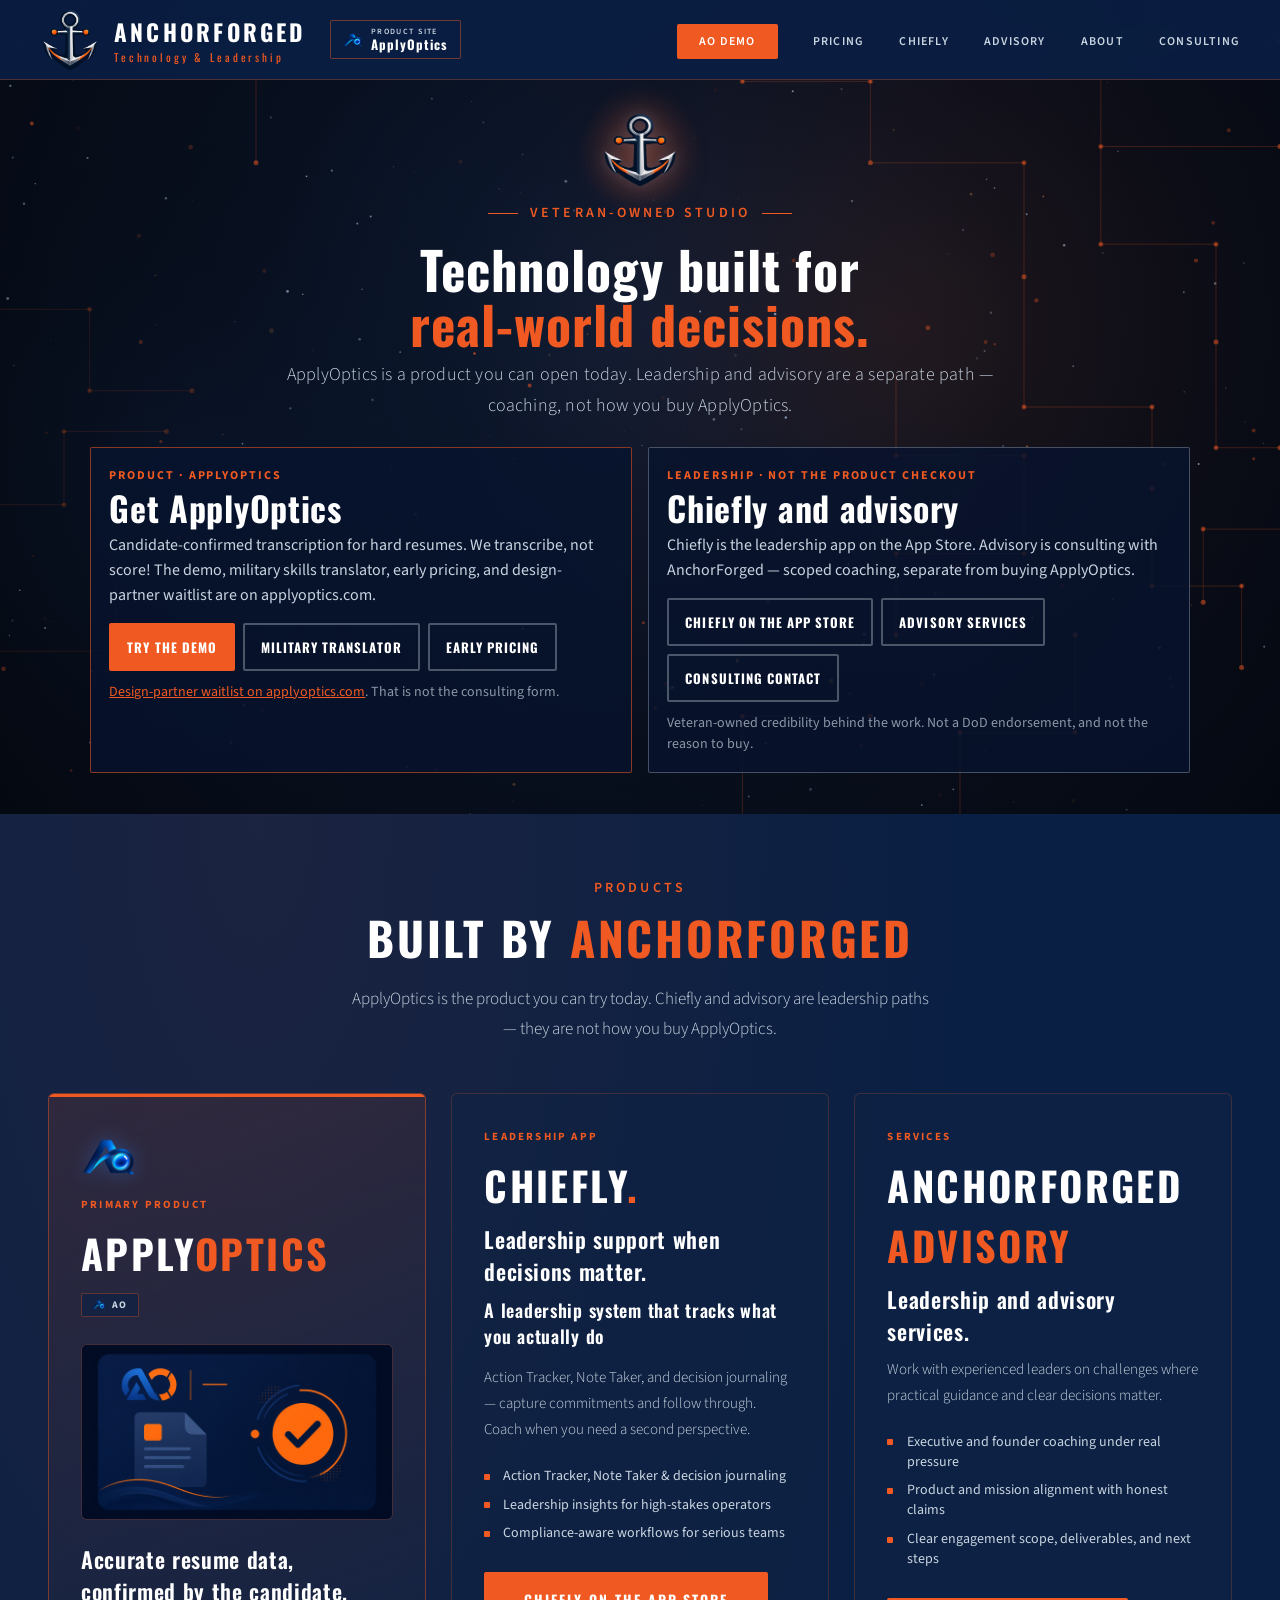
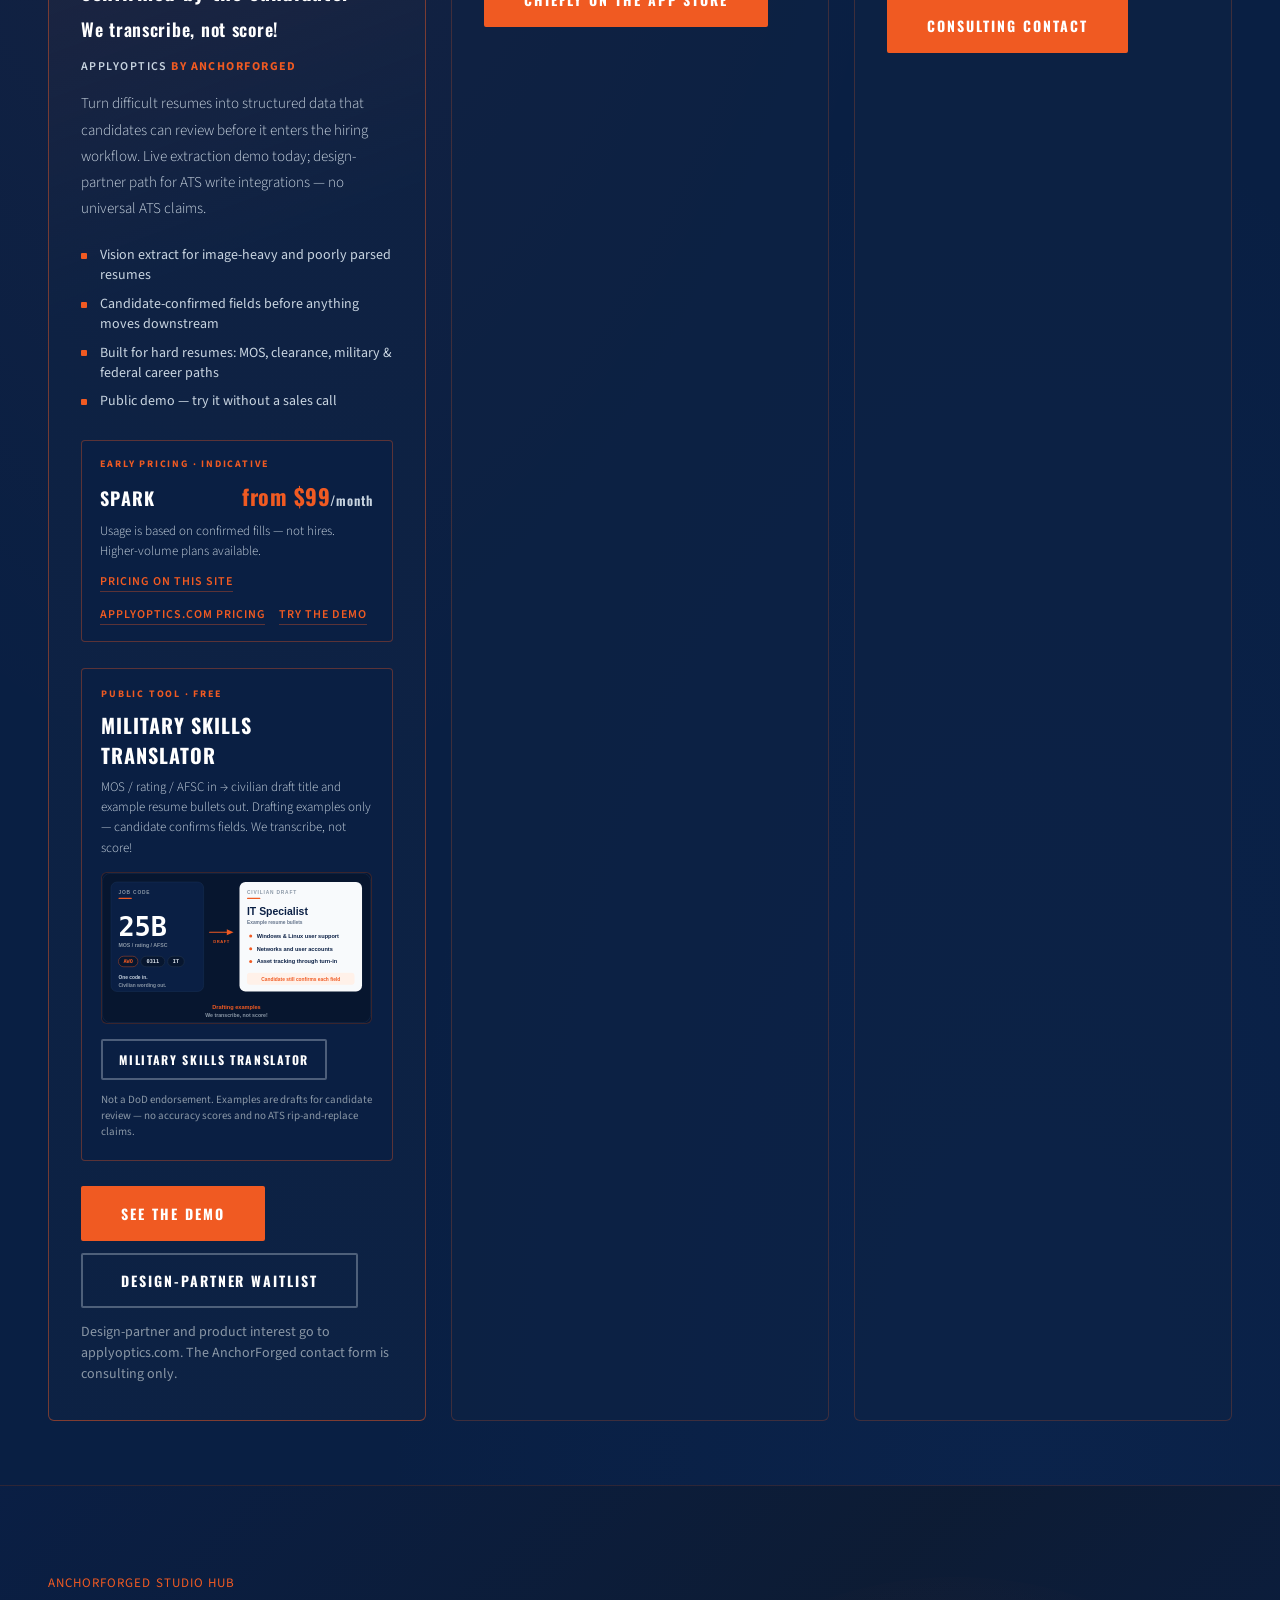
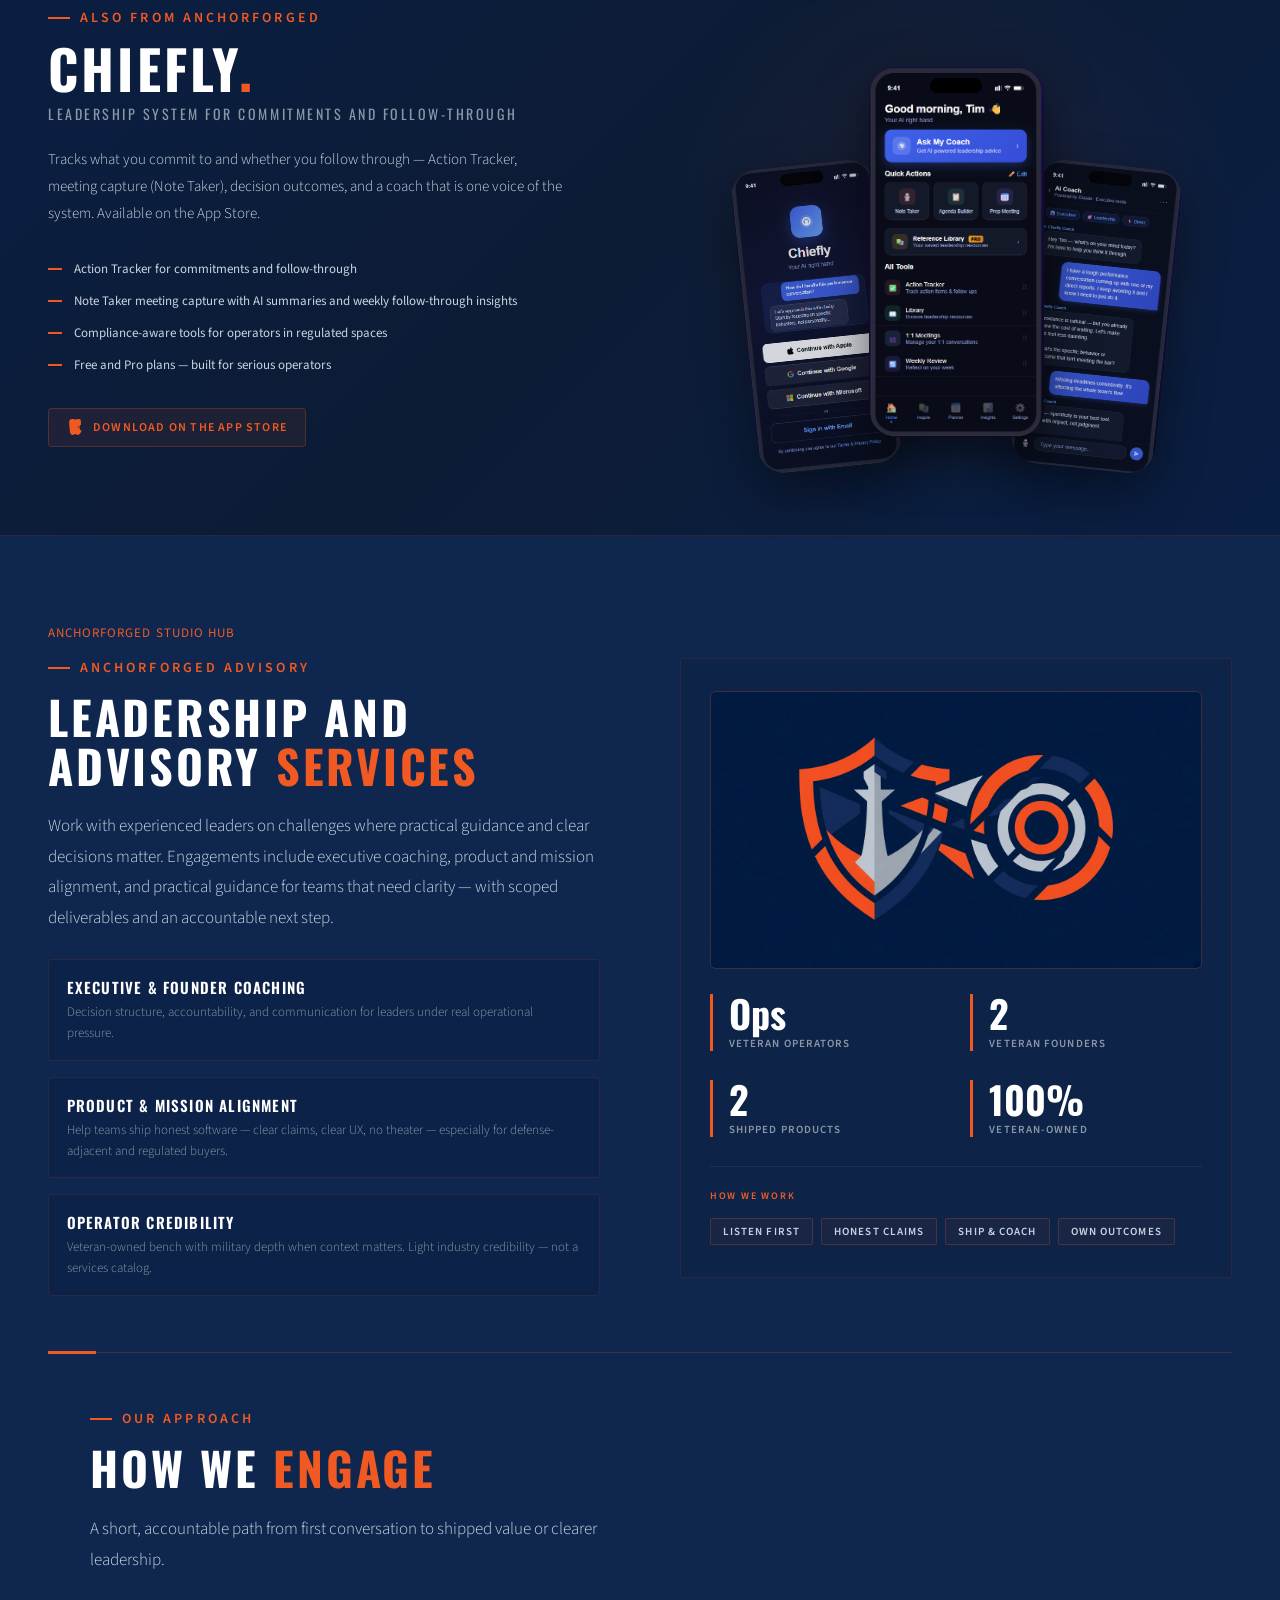
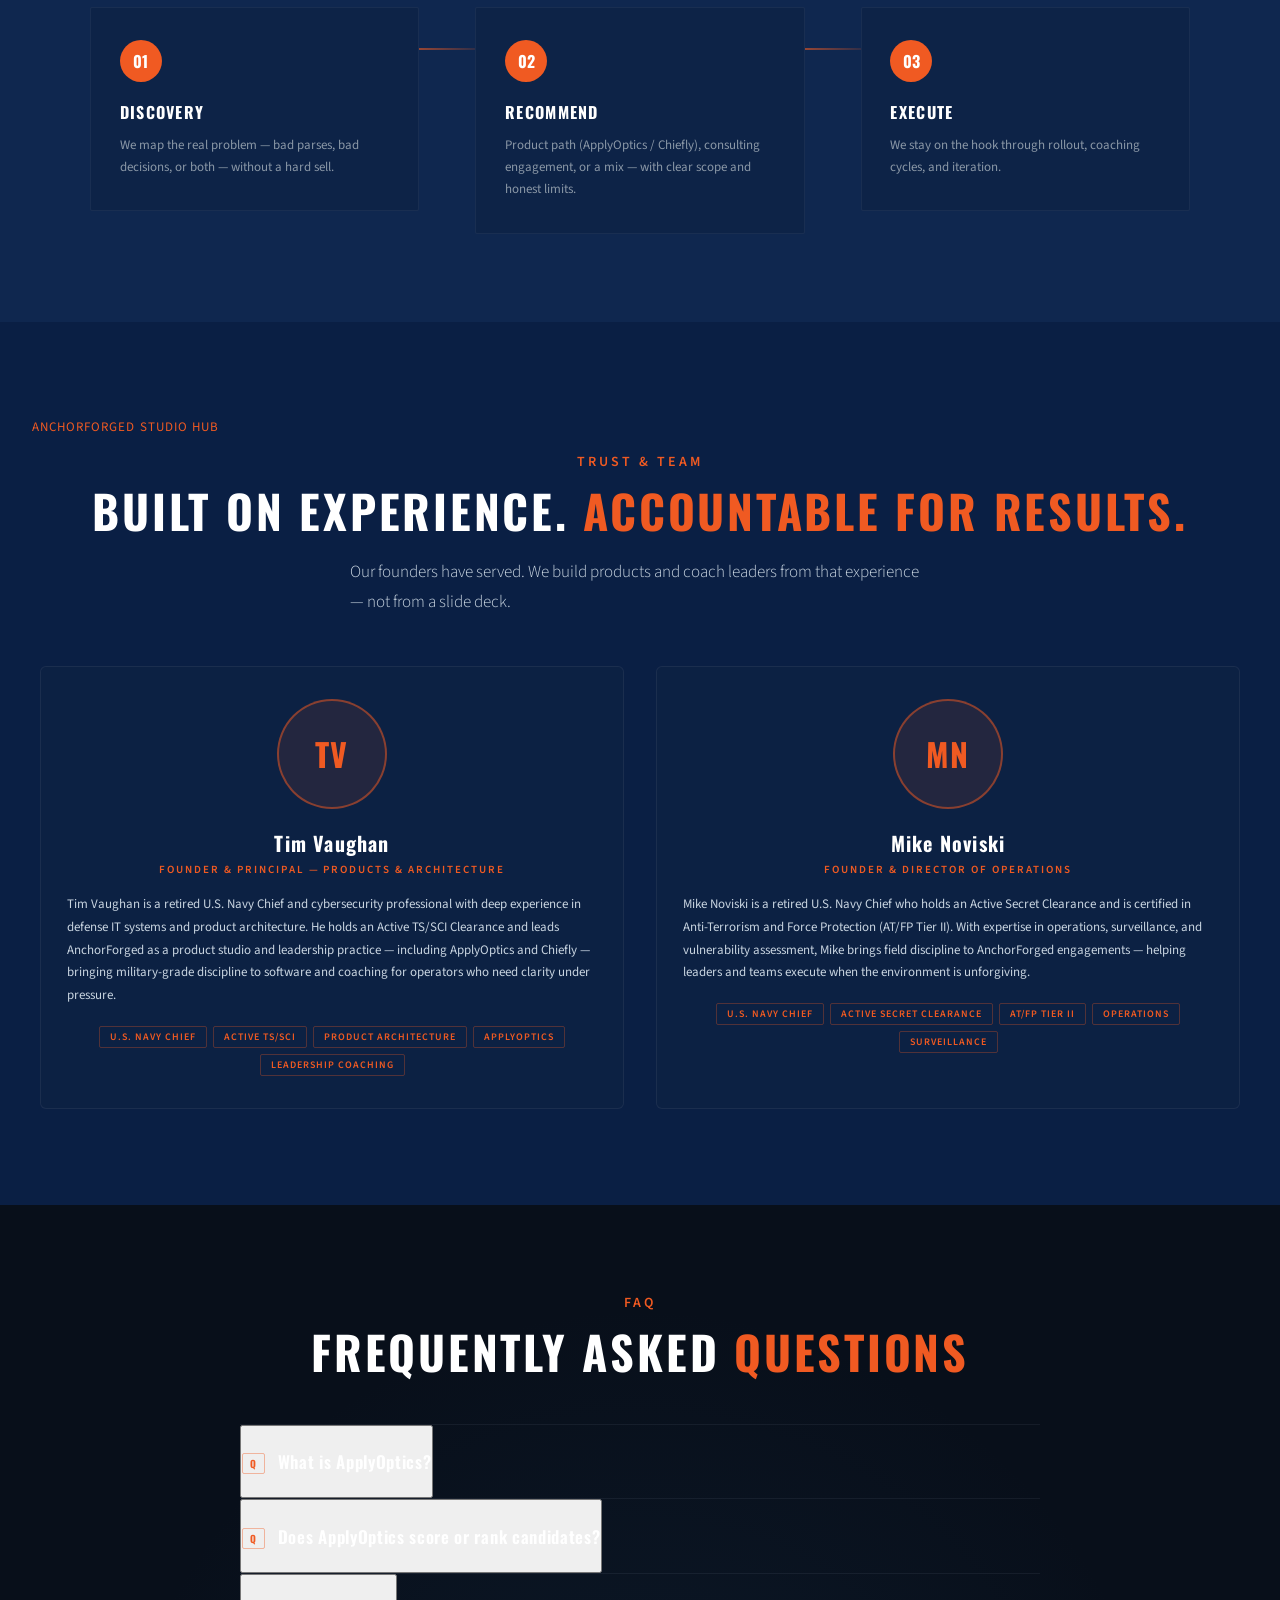
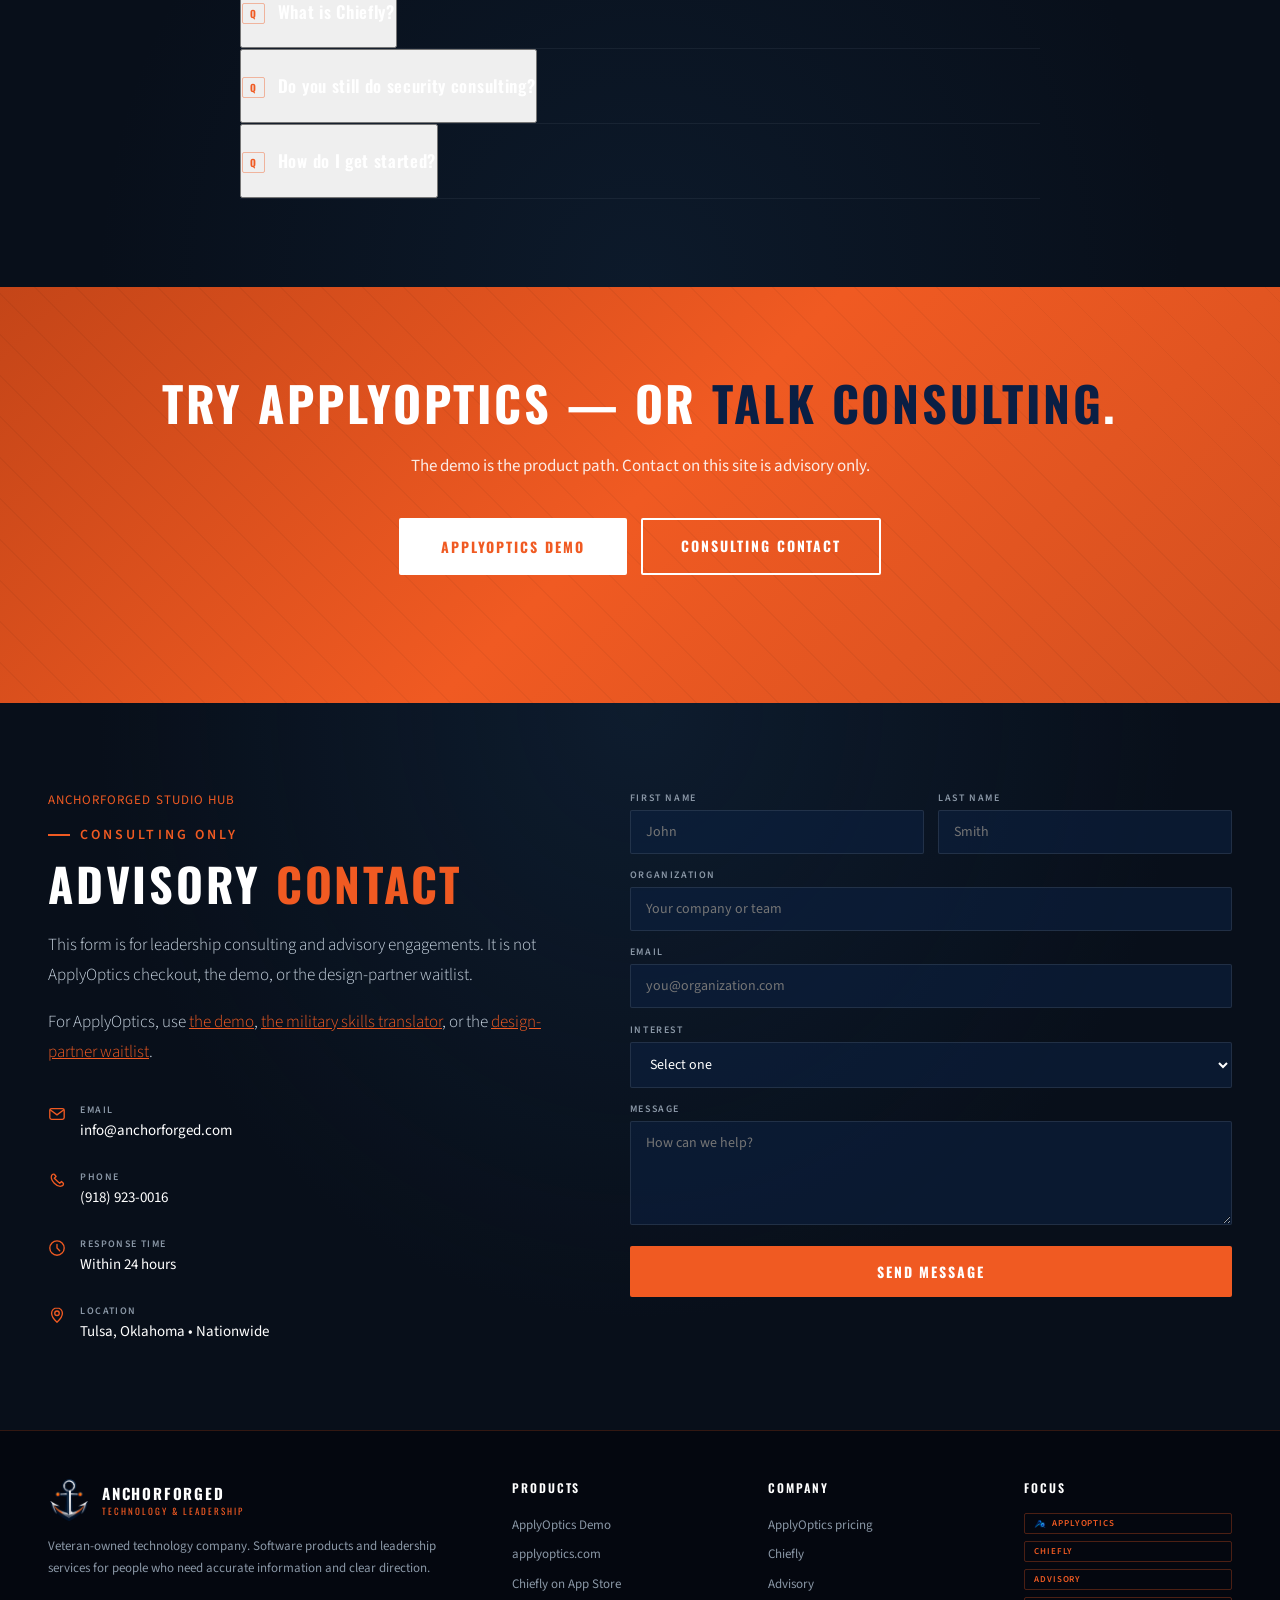
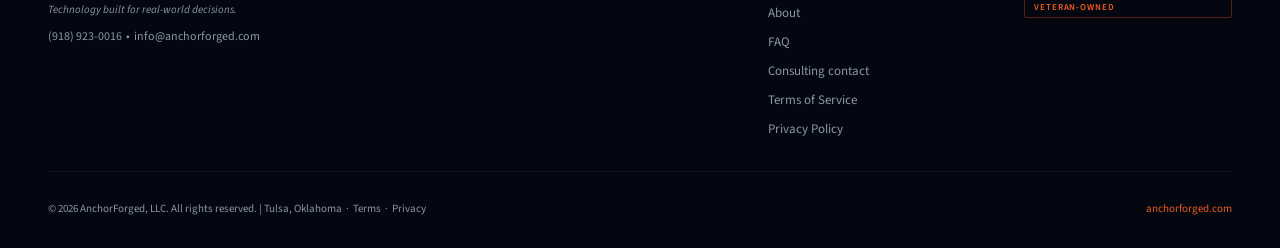
<file: index.html>
<!DOCTYPE html>
<html lang="en">
<head>
<meta charset="UTF-8">
<meta name="viewport" content="width=device-width, initial-scale=1.0">
<meta name="referrer" content="strict-origin-when-cross-origin">
<title>AnchorForged | Technology built for real-world decisions</title>
<meta name="description" content="AnchorForged builds software products and leadership services. ApplyOptics is the product path. Advisory contact is consulting only. Veteran-owned.">
<meta property="og:type" content="website">
<meta property="og:site_name" content="AnchorForged">
<meta property="og:url" content="https://anchorforged.com/">
<meta property="og:title" content="AnchorForged | Technology built for real-world decisions">
<meta property="og:description" content="AnchorForged builds software products and leadership services. ApplyOptics is the product path. Advisory contact is consulting only. Veteran-owned.">
<meta property="og:image" content="https://anchorforged.com/brand/af-logo-stacked.png">
<meta name="twitter:card" content="summary_large_image">
<meta name="twitter:title" content="AnchorForged | Technology built for real-world decisions">
<meta name="twitter:description" content="Software products and leadership services for people who need accurate information and clear direction.">
<link rel="canonical" href="https://anchorforged.com/">
<link rel="icon" type="image/png" sizes="32x32" href="/brand/favicon-32.png">
<link rel="apple-touch-icon" href="/brand/apple-touch-icon.png">
<link href="https://fonts.googleapis.com/css2?family=Oswald:wght@400;500;600;700&family=Source+Sans+3:wght@300;400;600&display=swap" rel="stylesheet">
<link rel="stylesheet" href="/site.css">
</head>
<body>

<!-- NAV -->
<nav>
  <div class="nav-left">
  <a href="/" class="nav-brand">
    <img src="/brand/af-logo-icon.png" class="nav-logo-icon" width="60" height="60" alt="AnchorForged" style="width:60px;height:60px;object-fit:contain;flex-shrink:0;">
    <div class="nav-name-block">
      <span class="nav-name">ANCHORFORGED</span>
      <span class="nav-sub">Technology &amp; Leadership</span>
    </div>
  </a>
  <a href="https://applyoptics.com" class="nav-ao-badge" title="ApplyOptics product site" target="_blank" rel="noopener noreferrer">
    <img src="/brand/ao-logo-mark-128.png" width="20" height="20" alt="ApplyOptics AO mark">
    <span class="nav-ao-label">
      <span class="nav-ao-kicker">Product site</span>
      <span class="nav-ao-name">ApplyOptics</span>
    </span>
  </a>
  </div>
  <ul class="nav-links">
    <li><a href="https://applyoptics.com/demo" class="nav-cta" target="_blank" rel="noopener noreferrer">AO Demo</a></li>
    <li><a href="/pricing">Pricing</a></li>
    <li><a href="/chiefly">Chiefly</a></li>
    <li><a href="/advisory">Advisory</a></li>
    <li><a href="/about">About</a></li>
    <li><a href="/contact">Consulting</a></li>
  </ul>
</nav>

<!-- HERO -->
<section class="hero" id="top">
  <canvas id="hero-canvas"></canvas>
  <div class="hero-inner">
    <div class="hero-logo-wrap">
      <div class="logo-glow-ring"></div>
      <img src="/brand/af-logo-icon.png" width="72" height="72" alt="AnchorForged" class="logo-svg">
    </div>
    <div class="hero-eyebrow">Veteran-owned studio</div>
    <h1 class="hero-title">Technology built for<br><span class="line2">real-world decisions.</span></h1>
    <p class="hero-tagline">ApplyOptics is a product you can open today. Leadership and advisory are a separate path — coaching, not how you buy ApplyOptics.</p>
    <div class="hero-split">
      <article class="hero-lane hero-lane-product">
        <p class="lane-kicker">Product · ApplyOptics</p>
        <h2 class="lane-title">Get ApplyOptics</h2>
        <p class="lane-copy">Candidate-confirmed transcription for hard resumes. We transcribe, not score! The demo, military skills translator, early pricing, and design-partner waitlist are on applyoptics.com.</p>
        <div class="lane-actions">
          <a class="btn-primary" href="https://applyoptics.com/demo" target="_blank" rel="noopener noreferrer">Try the demo</a>
          <a class="btn-outline" href="https://applyoptics.com/military" target="_blank" rel="noopener noreferrer">Military translator</a>
          <a class="btn-outline" href="/pricing">Early pricing</a>
        </div>
        <p class="lane-note"><a href="https://applyoptics.com/#waitlist" target="_blank" rel="noopener noreferrer">Design-partner waitlist on applyoptics.com</a>. That is not the consulting form.</p>
      </article>
      <article class="hero-lane hero-lane-advisory">
        <p class="lane-kicker">Leadership · not the product checkout</p>
        <h2 class="lane-title">Chiefly and advisory</h2>
        <p class="lane-copy">Chiefly is the leadership app on the App Store. Advisory is consulting with AnchorForged — scoped coaching, separate from buying ApplyOptics.</p>
        <div class="lane-actions">
          <a class="btn-outline" href="https://apps.apple.com/us/app/chiefly/id6761668627" target="_blank" rel="noopener noreferrer">Chiefly on the App Store</a>
          <a class="btn-outline" href="/advisory">Advisory services</a>
          <a class="btn-outline" href="/contact">Consulting contact</a>
        </div>
        <p class="lane-note">Veteran-owned credibility behind the work. Not a DoD endorsement, and not the reason to buy.</p>
      </article>
    </div>
  </div>
</section>

<!-- PRODUCTS -->
<section class="products-section services" id="products">
  <div class="products-inner">
    <div class="products-header">
      <div class="section-label">Products</div>
      <h2 class="section-title">Built by <span>AnchorForged</span></h2>
      <p class="section-body">ApplyOptics is the product you can try today. Chiefly and advisory are leadership paths — they are not how you buy ApplyOptics.</p>
    </div>
    <div class="products-grid">

      <article class="product-card featured" id="applyoptics">
        <div class="product-card-top">
          <div class="product-card-brand">
            <img class="product-ao-logo" src="/brand/ao-logo-black.png" width="56" height="56" alt="ApplyOptics mark">
            <div>
              <div class="product-eyebrow">Primary Product</div>
              <div class="product-name-row">
                <h3 class="product-name">Apply<span>Optics</span></h3>
                <span class="ao-pill"><img src="/brand/ao-logo-mark-128.png" width="14" height="14" alt="">AO</span>
              </div>
            </div>
          </div>
        </div>
        <img class="product-visual" src="/brand/ao-product-card.png" width="1200" height="675" alt="ApplyOptics — transcription with candidate-confirmed fields">
        <p class="product-headline" style="font-family:'Oswald',sans-serif;font-size:22px;font-weight:600;letter-spacing:0.03em;margin-bottom:0.6rem;">Accurate resume data, confirmed by the candidate.</p>
        <p class="product-tagline">We transcribe, not score!</p>
        <p class="product-byline">ApplyOptics <strong>by AnchorForged</strong></p>
        <p class="product-desc">Turn difficult resumes into structured data that candidates can review before it enters the hiring workflow. Live extraction demo today; design-partner path for ATS write integrations — no universal ATS claims.</p>
        <ul class="product-bullets">
          <li>Vision extract for image-heavy and poorly parsed resumes</li>
          <li>Candidate-confirmed fields before anything moves downstream</li>
          <li>Built for hard resumes: MOS, clearance, military &amp; federal career paths</li>
          <li>Public demo — try it without a sales call</li>
        </ul>
        <aside class="ao-pricing-teaser" aria-label="ApplyOptics early pricing">
          <div class="ao-pricing-teaser-label">Early pricing · indicative</div>
          <div class="ao-pricing-teaser-row">
            <div class="ao-pricing-teaser-tier">Spark</div>
            <div class="ao-pricing-teaser-price">from $99<span>/month</span></div>
          </div>
          <p class="ao-pricing-teaser-note">Usage is based on confirmed fills — not hires. Higher-volume plans available.</p>
          <div class="ao-pricing-teaser-links">
            <a href="/pricing">Pricing on this site</a>
            <a href="https://applyoptics.com/#pricing" target="_blank" rel="noopener noreferrer">applyoptics.com pricing</a>
            <a href="https://applyoptics.com/demo" target="_blank" rel="noopener noreferrer">Try the demo</a>
          </div>
        </aside>

        <aside class="ao-military-cta" aria-label="ApplyOptics military skills translator">
          <div class="ao-military-cta-label">Public tool · free</div>
          <h4 class="ao-military-cta-title"><a href="https://applyoptics.com/military" target="_blank" rel="noopener noreferrer">Military skills translator</a></h4>
          <p class="ao-military-cta-copy">MOS / rating / AFSC in → civilian draft title and example resume bullets out. Drafting examples only — candidate confirms fields. We transcribe, not score!</p>
          <a href="https://applyoptics.com/military" target="_blank" rel="noopener noreferrer">
            <img class="ao-military-cta-graphic" src="/brand/military-skills-translator.svg" width="720" height="400" alt="Military skills translator: job code 25B drafted to civilian IT Specialist bullets. Drafting examples. We transcribe, not score!">
          </a>
          <div class="ao-military-cta-actions">
            <a href="https://applyoptics.com/military" class="btn-outline" target="_blank" rel="noopener noreferrer">Military skills translator</a>
          </div>
          <p class="ao-military-cta-note">Not a DoD endorsement. Examples are drafts for candidate review — no accuracy scores and no ATS rip-and-replace claims.</p>
        </aside>


        <div class="product-actions">
          <a href="https://applyoptics.com/demo" class="btn-primary" target="_blank" rel="noopener noreferrer">See the Demo</a>
          <a href="https://applyoptics.com/#waitlist" class="btn-outline" target="_blank" rel="noopener noreferrer">Design-partner waitlist</a>
        </div>
        <p class="product-path-note">Design-partner and product interest go to applyoptics.com. The AnchorForged contact form is consulting only.</p>
      </article>

      <article class="product-card" id="chiefly-card">
        <div class="product-eyebrow">Leadership App</div>
        <h3 class="product-name">Chiefly<span>.</span></h3>
        <p class="product-headline" style="font-family:'Oswald',sans-serif;font-size:22px;font-weight:600;letter-spacing:0.03em;margin-bottom:0.6rem;">Leadership support when decisions matter.</p>
        <p class="product-tagline">A leadership system that tracks what you actually do</p>
        <p class="product-desc">Action Tracker, Note Taker, and decision journaling — capture commitments and follow through. Coach when you need a second perspective.</p>
        <ul class="product-bullets">
          <li>Action Tracker, Note Taker &amp; decision journaling</li>
          <li>Leadership insights for high-stakes operators</li>
          <li>Compliance-aware workflows for serious teams</li>
        </ul>
        <div class="product-actions">
          <a href="https://apps.apple.com/us/app/chiefly/id6761668627" class="btn-primary" target="_blank" rel="noopener noreferrer">Chiefly on the App Store</a>
        </div>
      </article>

      <article class="product-card" id="advisory-card">
        <div class="product-eyebrow">Services</div>
        <h3 class="product-name">AnchorForged <span>Advisory</span></h3>
        <p class="product-headline" style="font-family:'Oswald',sans-serif;font-size:22px;font-weight:600;letter-spacing:0.03em;margin-bottom:0.6rem;">Leadership and advisory services.</p>
        <p class="product-desc">Work with experienced leaders on challenges where practical guidance and clear decisions matter.</p>
        <ul class="product-bullets">
          <li>Executive and founder coaching under real pressure</li>
          <li>Product and mission alignment with honest claims</li>
          <li>Clear engagement scope, deliverables, and next steps</li>
        </ul>
        <div class="product-actions">
          <a href="/contact" class="btn-primary">Consulting contact</a>
        </div>
      </article>


    </div>
  </div>
</section>

<!-- CHIEFLY DETAIL (screenshots) -->
<section class="chiefly-section" id="chiefly">
  <p class="route-back"><a href="/">AnchorForged studio hub</a></p>
  <div class="chiefly-inner">
    <div>
      <div class="chiefly-eyebrow">Also from AnchorForged</div>
      <div class="chiefly-app-name">Chiefly<span>.</span></div>
      <div class="chiefly-tagline">Leadership system for commitments and follow-through</div>
      <p class="chiefly-desc">Tracks what you commit to and whether you follow through — Action Tracker, meeting capture (Note Taker), decision outcomes, and a coach that is one voice of the system. Available on the App Store.</p>
      <div class="chiefly-features">
        <div class="chiefly-feature">Action Tracker for commitments and follow-through</div>
        <div class="chiefly-feature">Note Taker meeting capture with AI summaries and weekly follow-through insights</div>
        <div class="chiefly-feature">Compliance-aware tools for operators in regulated spaces</div>
        <div class="chiefly-feature">Free and Pro plans — built for serious operators</div>
      </div>
      <a href="https://apps.apple.com/us/app/chiefly/id6761668627" target="_blank" rel="noopener noreferrer" class="chiefly-badge" style="text-decoration:none;">
        <svg width="16" height="16" viewBox="0 0 814 1000" fill="#F05A22" xmlns="http://www.w3.org/2000/svg"><path d="M788.1 340.9c-5.8 4.5-108.2 62.2-108.2 190.5 0 148.4 130.3 200.9 134.2 202.2-.6 3.2-20.7 71.9-68.7 141.9-42.8 61.6-87.5 123.1-155.5 123.1s-85.5-39.5-164-39.5c-76 0-103.7 40.8-165.9 40.8s-105-57.8-155.5-127.4C46 389.4 40.6 251.7 40.6 207.8c0-7.1.1-14.2.2-21.3 0-89.5 47.9-143.1 106.2-177.9C178.2 1.4 214.1 0 249.5 0c89 0 131.8 36.5 189.8 36.5 56.3 0 102.7-36.5 193.2-36.5 26.7 0 80.7 3.2 122.5 27.6 6.9 3.8 12.3 8.2 12.3 8.2l-5.6-2.1zm-182.1 86.5c-12.4 34.4-30.5 66.5-55.3 93.7 16.2 8 34.1 12.9 52.7 12.9 4.5 0 9.1-.4 13.5-1.2-3.5-37.5-7.4-73.8-10.9-105.4z"/></svg>
        Download on the App Store
      </a>
    </div>
    <div class="chiefly-card-wrap">
      <div class="chiefly-card-glow"></div>
      <div class="chiefly-screenshots">
        <div class="chiefly-ss chiefly-ss-left">
          <img src="/brand/chiefly-welcome.png" alt="Chiefly – Welcome screen">
        </div>
        <div class="chiefly-ss chiefly-ss-center">
          <img src="/brand/chiefly-home.png" alt="Chiefly – Home dashboard">
        </div>
        <div class="chiefly-ss chiefly-ss-right">
          <img src="/brand/chiefly-coach.png" alt="Chiefly – leadership coach">
        </div>
      </div>
    </div>
  </div>
</section>

<!-- ADVISORY -->
<section class="consulting-section about" id="advisory">
  <p class="route-back"><a href="/">AnchorForged studio hub</a></p>
  <div class="consulting-inner about-inner">
    <div>
      <div class="section-label">AnchorForged Advisory</div>
      <h2 class="section-title">Leadership and advisory <span>services</span></h2>
      <p class="section-body">Work with experienced leaders on challenges where practical guidance and clear decisions matter. Engagements include executive coaching, product and mission alignment, and practical guidance for teams that need clarity — with scoped deliverables and an accountable next step.</p>
      <div class="consult-points">
        <div class="consult-point">
          <div>
            <div class="consult-point-title">Executive &amp; Founder Coaching</div>
            <div class="consult-point-desc">Decision structure, accountability, and communication for leaders under real operational pressure.</div>
          </div>
        </div>
        <div class="consult-point">
          <div>
            <div class="consult-point-title">Product &amp; Mission Alignment</div>
            <div class="consult-point-desc">Help teams ship honest software — clear claims, clear UX, no theater — especially for defense-adjacent and regulated buyers.</div>
          </div>
        </div>
        <div class="consult-point">
          <div>
            <div class="consult-point-title">Operator Credibility</div>
            <div class="consult-point-desc">Veteran-owned bench with military depth when context matters. Light industry credibility — not a services catalog.</div>
          </div>
        </div>
      </div>
    </div>
    <div class="about-panel">
      <div class="consult-visual-wrap">
        <img class="consult-visual" src="/brand/af-consulting.png" width="1200" height="675" alt="AnchorForged leadership consulting — clarity under pressure">
      </div>
      <div class="about-panel-stats">
        <div class="about-panel-stat">
          <div class="about-panel-num">Ops</div>
          <div class="about-panel-lbl">Veteran Operators</div>
        </div>
        <div class="about-panel-stat">
          <div class="about-panel-num">2</div>
          <div class="about-panel-lbl">Veteran Founders</div>
        </div>
        <div class="about-panel-stat">
          <div class="about-panel-num">2</div>
          <div class="about-panel-lbl">Shipped Products</div>
        </div>
        <div class="about-panel-stat">
          <div class="about-panel-num">100%</div>
          <div class="about-panel-lbl">Veteran-Owned</div>
        </div>
      </div>
      <div class="about-panel-divider"></div>
      <div class="about-panel-creds-label">How We Work</div>
      <div class="about-panel-creds">
        <span class="about-cred">Listen First</span>
        <span class="about-cred">Honest Claims</span>
        <span class="about-cred">Ship &amp; Coach</span>
        <span class="about-cred">Own Outcomes</span>
      </div>
    </div>
  </div>
  <div class="about-process-divider"></div>
  <div class="process-inner about-process">
    <div class="section-label">Our Approach</div>
    <h2 class="section-title">How We <span>Engage</span></h2>
    <p class="section-body">A short, accountable path from first conversation to shipped value or clearer leadership.</p>
    <div class="process-timeline">
      <div class="ptl-step">
        <div class="ptl-num">01</div>
        <div class="ptl-title">Discovery</div>
        <p class="ptl-desc">We map the real problem — bad parses, bad decisions, or both — without a hard sell.</p>
      </div>
      <div class="ptl-connector"><div class="ptl-line"></div></div>
      <div class="ptl-step">
        <div class="ptl-num">02</div>
        <div class="ptl-title">Recommend</div>
        <p class="ptl-desc">Product path (ApplyOptics / Chiefly), consulting engagement, or a mix — with clear scope and honest limits.</p>
      </div>
      <div class="ptl-connector"><div class="ptl-line"></div></div>
      <div class="ptl-step">
        <div class="ptl-num">03</div>
        <div class="ptl-title">Execute</div>
        <p class="ptl-desc">We stay on the hook through rollout, coaching cycles, and iteration.</p>
      </div>
    </div>
  </div>
</section>

<!-- TEAM -->
<section class="team-section" id="team">
  <p class="route-back"><a href="/">AnchorForged studio hub</a></p>
  <div class="team-inner">
    <div class="section-label">Trust &amp; Team</div>
    <h2 class="section-title">Built on experience. <span>Accountable for results.</span></h2>
    <p class="section-body">Our founders have served. We build products and coach leaders from that experience — not from a slide deck.</p>
    <div class="team-grid">

      <div class="team-card">
        <div class="team-avatar"><span class="team-avatar-initials">TV</span></div>
        <div class="team-name">Tim Vaughan</div>
        <div class="team-title">Founder &amp; Principal — Products &amp; Architecture</div>
        <p class="team-bio">Tim Vaughan is a retired U.S. Navy Chief and cybersecurity professional with deep experience in defense IT systems and product architecture. He holds an Active TS/SCI Clearance and leads AnchorForged as a product studio and leadership practice — including ApplyOptics and Chiefly — bringing military-grade discipline to software and coaching for operators who need clarity under pressure.</p>
        <div class="team-tags">
          <span class="team-tag">U.S. Navy Chief</span>
          <span class="team-tag">Active TS/SCI</span>
          <span class="team-tag">Product Architecture</span>
          <span class="team-tag">ApplyOptics</span>
          <span class="team-tag">Leadership Coaching</span>
        </div>
      </div>

      <div class="team-card">
        <div class="team-avatar"><span class="team-avatar-initials">MN</span></div>
        <div class="team-name">Mike Noviski</div>
        <div class="team-title">Founder &amp; Director of Operations</div>
        <p class="team-bio">Mike Noviski is a retired U.S. Navy Chief who holds an Active Secret Clearance and is certified in Anti-Terrorism and Force Protection (AT/FP Tier II). With expertise in operations, surveillance, and vulnerability assessment, Mike brings field discipline to AnchorForged engagements — helping leaders and teams execute when the environment is unforgiving.</p>
        <div class="team-tags">
          <span class="team-tag">U.S. Navy Chief</span>
          <span class="team-tag">Active Secret Clearance</span>
          <span class="team-tag">AT/FP Tier II</span>
          <span class="team-tag">Operations</span>
          <span class="team-tag">Surveillance</span>
        </div>
      </div>

      

      

    </div>
  </div>
</section>

<!-- FAQ -->
<section class="faq-section" id="faq">
  <div class="faq-inner">
    <div class="faq-header">
      <div class="section-label">FAQ</div>
      <h2 class="section-title">Frequently Asked <span>Questions</span></h2>
    </div>
    <div class="faq-list">
      <div class="faq-item">
        <button class="faq-q" onclick="toggleFaq(this)" type="button"><span class="faq-q-label">What is ApplyOptics?</span></button>
        <div class="faq-a"><p>ApplyOptics is candidate-confirmed transcription for hard resumes. We extract and structure fields — including vision extract when needed — and the candidate confirms them. We transcribe, not score!</p></div>
      </div>
      <div class="faq-item">
        <button class="faq-q" onclick="toggleFaq(this)" type="button"><span class="faq-q-label">Does ApplyOptics score or rank candidates?</span></button>
        <div class="faq-a"><p>No. Our tagline is deliberate: We transcribe, not score! Confirmed fields help humans decide — we do not claim ranking or scoring.</p></div>
      </div>
      <div class="faq-item">
        <button class="faq-q" onclick="toggleFaq(this)" type="button"><span class="faq-q-label">What is Chiefly?</span></button>
        <div class="faq-a"><p>Chiefly is our leadership system and compliance-aware app on the App Store — Action Tracker, Note Taker (meeting capture), decision journaling, and a coach when you need one. Built for military and civilian leaders.</p></div>
      </div>
      <div class="faq-item">
        <button class="faq-q" onclick="toggleFaq(this)" type="button"><span class="faq-q-label">Do you still do security consulting?</span></button>
        <div class="faq-a"><p>We offer mission-driven leadership consulting for executives and security professionals, grounded in veteran experience. We are not positioning as a pure CMMC / physical / drone shop — products and coaching come first.</p></div>
      </div>
      <div class="faq-item">
        <button class="faq-q" onclick="toggleFaq(this)" type="button"><span class="faq-q-label">How do I get started?</span></button>
        <div class="faq-a"><p>Try the ApplyOptics public demo at applyoptics.com/demo, or the design-partner waitlist on applyoptics.com. Download Chiefly from the App Store. The contact form on this site is for consulting only.</p></div>
      </div>
    </div>
  </div>
</section>

<!-- CTA -->
<section class="cta-section">
  <h2 class="cta-title">Try ApplyOptics — or <span>talk consulting</span>.</h2>
  <p class="cta-sub">The demo is the product path. Contact on this site is advisory only.</p>
  <div class="hero-actions" style="justify-content:center;">
    <a href="https://applyoptics.com/demo" class="btn-white" target="_blank" rel="noopener noreferrer">ApplyOptics Demo</a>
    <a href="/contact" class="btn-outline" style="border-color:var(--white);color:var(--white);">Consulting contact</a>
  </div>
</section>

<!-- CONTACT -->
<section class="contact" id="contact">
  <div class="contact-inner">
    <div>
      <p class="route-back"><a href="/">AnchorForged studio hub</a></p>
      <div class="section-label">Consulting only</div>
      <h2 class="section-title">Advisory <span>contact</span></h2>
      <p class="section-body" style="margin-bottom:1rem;">This form is for leadership consulting and advisory engagements. It is not ApplyOptics checkout, the demo, or the design-partner waitlist.</p>
      <p class="section-body" style="margin-bottom:2.2rem;">For ApplyOptics, use <a href="https://applyoptics.com/demo" style="color:var(--orange);">the demo</a>, <a href="https://applyoptics.com/military" style="color:var(--orange);">the military skills translator</a>, or the <a href="https://applyoptics.com/#waitlist" style="color:var(--orange);">design-partner waitlist</a>.</p>
      <div class="contact-info">
        <div class="c-detail">
          <div class="c-detail-icon"><svg width="18" height="18" viewBox="0 0 20 20" fill="none"><path d="M2 5L10 11L18 5" stroke="#F05A22" stroke-width="1.5"/><rect x="2" y="4" width="16" height="12" rx="2" stroke="#F05A22" stroke-width="1.5" fill="none"/></svg></div>
          <div><div class="c-label">Email</div><div class="c-value"><a href="mailto:info@anchorforged.com" style="color:inherit;text-decoration:none;">info@anchorforged.com</a></div></div>
        </div>
        <div class="c-detail">
          <div class="c-detail-icon"><svg width="18" height="18" viewBox="0 0 20 20" fill="none"><path d="M7 2.5C5.8 2 4.5 2.8 4 4C3 6.5 3.5 9 7 12.5C10.5 16 13 16.5 15.5 15.5C16.8 15 17.5 13.7 17 12.5L15 10.5L13 12.5C11.5 11.5 8.5 8.5 7 7L9 5L7 2.5Z" stroke="#F05A22" stroke-width="1.5" fill="none" stroke-linejoin="round"/></svg></div>
          <div><div class="c-label">Phone</div><div class="c-value"><a href="tel:9189230016" style="color:inherit;text-decoration:none;">(918) 923-0016</a></div></div>
        </div>
        <div class="c-detail">
          <div class="c-detail-icon"><svg width="18" height="18" viewBox="0 0 20 20" fill="none"><circle cx="10" cy="10" r="8" stroke="#F05A22" stroke-width="1.5" fill="none"/><path d="M10 6L10 10L13 13" stroke="#F05A22" stroke-width="1.5" stroke-linecap="round"/></svg></div>
          <div><div class="c-label">Response Time</div><div class="c-value">Within 24 hours</div></div>
        </div>
        <div class="c-detail">
          <div class="c-detail-icon"><svg width="18" height="18" viewBox="0 0 20 20" fill="none"><path d="M10 2C6.7 2 4 4.7 4 8C4 12.5 10 18 10 18C10 18 16 12.5 16 8C16 4.7 13.3 2 10 2Z" stroke="#F05A22" stroke-width="1.5" fill="none"/><circle cx="10" cy="8" r="2.5" stroke="#F05A22" stroke-width="1.5" fill="none"/></svg></div>
          <div><div class="c-label">Location</div><div class="c-value">Tulsa, Oklahoma &bull; Nationwide</div></div>
        </div>
      </div>
    </div>
    <form class="contact-form" onsubmit="handleSubmit(event)">
      <input type="hidden" name="access_key" value="a49eb592-9e13-4a94-a276-d5c372fea1aa">
      <input type="hidden" name="subject" value="Consulting inquiry — AnchorForged">
      <input type="checkbox" name="botcheck" style="display:none;" tabindex="-1" autocomplete="off">
      <div class="form-row">
        <div class="form-group"><label class="form-label">First Name</label><input type="text" name="first_name" class="form-input" placeholder="John" required></div>
        <div class="form-group"><label class="form-label">Last Name</label><input type="text" name="last_name" class="form-input" placeholder="Smith" required></div>
      </div>
      <div class="form-group"><label class="form-label">Organization</label><input type="text" name="organization" class="form-input" placeholder="Your company or team" required></div>
      <div class="form-group"><label class="form-label">Email</label><input type="email" name="email" class="form-input" placeholder="you@organization.com" required></div>
      <div class="form-group"><label class="form-label">Interest</label>
        <select name="interest" class="form-input" required>
          <option value="" disabled selected>Select one</option>
          <option value="Advisory">Advisory / consulting</option>
          <option value="Other">Other — not an ApplyOptics product request</option>
        </select>
      </div>
      <div class="form-group"><label class="form-label">Message</label><textarea name="message" class="form-input" rows="4" placeholder="How can we help?" required></textarea></div>
      <button type="submit" class="form-submit btn-primary" style="width:100%;border:none;cursor:pointer;">Send Message</button>
    </form>
  </div>
</section>

<!-- FOOTER -->
<footer>
  <div class="footer-inner">
    <div>
      <div style="display:flex;align-items:center;gap:12px;margin-bottom:0.4rem;">
        <img src="/brand/af-logo-icon.png" alt="AnchorForged Logo" class="footer-logo-img" style="width:42px;height:42px;object-fit:contain;"/>
        <div>
          <div style="font-family:'Oswald',sans-serif;font-size:15px;font-weight:700;letter-spacing:0.12em;">ANCHORFORGED</div>
          <div style="font-family:'Oswald',sans-serif;font-size:9px;letter-spacing:0.22em;color:var(--orange);">TECHNOLOGY &amp; LEADERSHIP</div>
        </div>
      </div>
      <p class="footer-desc">Veteran-owned technology company. Software products and leadership services for people who need accurate information and clear direction.</p>
      <p style="font-size:11px;color:var(--steel);font-style:italic;">Technology built for real-world decisions.</p>
      <p style="font-size:12px;color:var(--steel);margin-top:0.7rem;"><a href="tel:9189230016" style="color:var(--steel);text-decoration:none;">(918) 923-0016</a> &nbsp;&bull;&nbsp; <a href="mailto:info@anchorforged.com" style="color:var(--steel);text-decoration:none;">info@anchorforged.com</a></p>
    </div>
    <div>
      <div class="footer-col-title">Products</div>
      <ul class="footer-links">
        <li><a href="https://applyoptics.com/demo" target="_blank" rel="noopener noreferrer">ApplyOptics Demo</a></li>
        <li><a href="https://applyoptics.com" target="_blank" rel="noopener noreferrer">applyoptics.com</a></li>
        <li><a href="https://apps.apple.com/us/app/chiefly/id6761668627" target="_blank" rel="noopener noreferrer">Chiefly on App Store</a></li>
      </ul>
    </div>
    <div>
      <div class="footer-col-title">Company</div>
      <ul class="footer-links">
        <li><a href="/pricing">ApplyOptics pricing</a></li>
        <li><a href="/chiefly">Chiefly</a></li>
        <li><a href="/advisory">Advisory</a></li>
        <li><a href="/about">About</a></li>
        <li><a href="/#faq">FAQ</a></li>
        <li><a href="/contact">Consulting contact</a></li>
        <li><a href="/terms">Terms of Service</a></li>
        <li><a href="/privacy">Privacy Policy</a></li>
      </ul>
    </div>
    <div>
      <div class="footer-col-title">Focus</div>
      <div class="f-badges" style="flex-direction:column;gap:7px;">
        <span class="f-badge" style="display:inline-flex;align-items:center;gap:6px;"><img src="/brand/ao-logo-mark-128.png" width="12" height="12" alt="" style="vertical-align:middle;">ApplyOptics</span>
        <span class="f-badge">Chiefly</span>
        <span class="f-badge">Advisory</span>
        <span class="f-badge">Veteran-Owned</span>
      </div>
    </div>
  </div>
  <div class="footer-bottom">
    <div>&copy; 2026 AnchorForged, LLC. All rights reserved. | Tulsa, Oklahoma &nbsp;·&nbsp; <a href="/terms" style="color:var(--steel);text-decoration:none;">Terms</a> &nbsp;·&nbsp; <a href="/privacy" style="color:var(--steel);text-decoration:none;">Privacy</a></div>
    <div style="color:var(--orange);font-size:11px;">anchorforged.com</div>
  </div>
</footer>

<script>
let _lastSubmit = 0;
async function handleSubmit(e) {
  e.preventDefault();
  const now = Date.now();
  if (now - _lastSubmit < 30000) return;
  _lastSubmit = now;
  const form = e.target;
  const btn = form.querySelector('.form-submit');
  btn.textContent = 'Sending...';
  btn.disabled = true;
  const data = Object.fromEntries(new FormData(form));
  try {
    const res = await fetch('https://api.web3forms.com/submit', {
      method: 'POST',
      headers: {'Content-Type': 'application/json', 'Accept': 'application/json'},
      body: JSON.stringify(data)
    });
    const json = await res.json();
    if (json.success) {
      btn.textContent = 'Message Sent. We will be in touch.';
      btn.style.background = '#F05A22';
      form.reset();
    } else {
      btn.textContent = 'Something went wrong. Please try again.';
      btn.style.background = '#c44518';
      btn.disabled = false;
    }
  } catch {
    btn.textContent = 'Something went wrong. Please try again.';
    btn.style.background = '#c44518';
    btn.disabled = false;
  }
}

(function() {
  if (document.documentElement.getAttribute('data-route')) return;
  const canvas = document.getElementById('hero-canvas');
  if (!canvas) return;
  const ctx = canvas.getContext('2d');
  let W, H, particles = [], stars = [];

  function resize() {
    W = canvas.width = window.innerWidth;
    H = canvas.height = canvas.closest('.hero').offsetHeight;
    initStars();
  }

  function initStars() {
    stars = [];
    for (let i = 0; i < 180; i++) {
      stars.push({
        x: Math.random() * W,
        y: Math.random() * H,
        r: Math.random() * 1.2 + 0.2,
        a: Math.random() * 0.5 + 0.1
      });
    }
  }

  function drawBackground() {
    const bg = ctx.createRadialGradient(W*0.5, H*0.4, 0, W*0.5, H*0.4, Math.max(W,H)*0.8);
    bg.addColorStop(0, '#0d1e3a');
    bg.addColorStop(0.4, '#080f1e');
    bg.addColorStop(0.7, '#050a14');
    bg.addColorStop(1, '#030609');
    ctx.fillStyle = bg;
    ctx.fillRect(0, 0, W, H);
    const neb1 = ctx.createRadialGradient(W*0.7, H*0.4, 0, W*0.7, H*0.4, W*0.45);
    neb1.addColorStop(0, 'rgba(100,40,10,0.28)');
    neb1.addColorStop(0.5, 'rgba(60,20,5,0.14)');
    neb1.addColorStop(1, 'transparent');
    ctx.fillStyle = neb1;
    ctx.fillRect(0, 0, W, H);
    const neb2 = ctx.createRadialGradient(W*0.15, H*0.6, 0, W*0.15, H*0.6, W*0.3);
    neb2.addColorStop(0, 'rgba(20,50,100,0.18)');
    neb2.addColorStop(1, 'transparent');
    ctx.fillStyle = neb2;
    ctx.fillRect(0, 0, W, H);
  }

  function drawCircuits() {
    const traces = [
      [[0.58,0],[0.58,0.1],[0.68,0.1],[0.68,0.2]],
      [[0.75,0],[0.75,0.07],[0.86,0.07],[0.86,0.18],[1,0.18]],
      [[0.90,0],[0.90,0.05],[1,0.05]],
      [[0.68,0.2],[0.80,0.2],[0.80,0.34]],
      [[0.86,0.18],[0.86,0.30],[0.95,0.30],[0.95,0.42]],
      [[0.80,0.34],[0.80,0.50],[0.90,0.50],[0.90,0.60]],
      [[0.95,0.42],[0.95,0.55],[1,0.55]],
      [[0.70,0.46],[0.70,0.56],[0.80,0.56]],
      [[0.90,0.60],[0.90,0.72],[0.97,0.72],[0.97,0.82]],
      [[0.80,0.56],[0.80,0.68],[0.70,0.68],[0.70,0.78]],
      [[1,0.65],[0.94,0.65],[0.94,0.74]],
      [[0.58,1],[0.58,0.88],[0.68,0.88]],
      [[0.75,1],[0.75,0.90],[0.84,0.90],[0.84,0.78]],
      [[0,0.38],[0.07,0.38],[0.07,0.48],[0.15,0.48]],
      [[0,0.62],[0.05,0.62],[0.05,0.53],[0.13,0.53]],
      [[0,0.80],[0.09,0.80],[0.09,0.70],[0.18,0.70]],
      [[0.32,0],[0.32,0.08],[0.20,0.08],[0.20,0.20]],
    ];
    traces.forEach(trace => {
      const isLeft = trace[0][0] < 0.3;
      ctx.strokeStyle = isLeft ? 'rgba(240,90,34,0.14)' : 'rgba(240,90,34,0.25)';
      ctx.lineWidth = 0.9;
      ctx.beginPath();
      ctx.moveTo(trace[0][0]*W, trace[0][1]*H);
      for (let i = 1; i < trace.length; i++) ctx.lineTo(trace[i][0]*W, trace[i][1]*H);
      ctx.stroke();
      for (let i = 1; i < trace.length - 1; i++) {
        const alpha = isLeft ? 0.22 : 0.55;
        ctx.beginPath();
        ctx.arc(trace[i][0]*W, trace[i][1]*H, 3, 0, Math.PI*2);
        ctx.fillStyle = `rgba(240,90,34,${alpha*0.25})`;
        ctx.fill();
        ctx.beginPath();
        ctx.arc(trace[i][0]*W, trace[i][1]*H, 2, 0, Math.PI*2);
        ctx.fillStyle = `rgba(240,90,34,${alpha})`;
        ctx.fill();
      }
      const last = trace[trace.length-1];
      ctx.beginPath();
      ctx.arc(last[0]*W, last[1]*H, 2.5, 0, Math.PI*2);
      ctx.fillStyle = isLeft ? 'rgba(240,90,34,0.22)' : 'rgba(240,90,34,0.5)';
      ctx.fill();
    });
    [[0.62,0.32],[0.77,0.42],[0.91,0.57],[0.83,0.72],
     [0.60,0.74],[0.72,0.84],[0.52,0.26],[0.64,0.62],
     [0.96,0.16],[0.52,0.84],[0.11,0.42],[0.14,0.66]].forEach(n => {
      ctx.beginPath();
      ctx.arc(n[0]*W, n[1]*H, 2, 0, Math.PI*2);
      ctx.fillStyle = 'rgba(240,90,34,0.28)';
      ctx.fill();
    });
  }

  function initParticles() {
    particles = [];
    for (let i = 0; i < 90; i++) {
      const p = newParticle();
      p.y = Math.random() * H;
      p.life = Math.floor(Math.random() * p.maxLife);
      particles.push(p);
    }
  }

  function newParticle() {
    return {
      x: Math.random() * W,
      y: H + 20,
      vx: (Math.random()-0.5)*0.7,
      vy: -(Math.random()*1.2+0.3),
      size: Math.random()*2.2+0.4,
      alpha: Math.random()*0.65+0.2,
      life: 0,
      maxLife: Math.random()*200+80,
      warm: Math.random() > 0.35
    };
  }

  function loop() {
    ctx.clearRect(0, 0, W, H);
    drawBackground();
    stars.forEach(s => {
      ctx.beginPath();
      ctx.arc(s.x, s.y, s.r, 0, Math.PI*2);
      ctx.fillStyle = `rgba(200,220,255,${s.a})`;
      ctx.fill();
    });
    drawCircuits();
    particles.forEach(p => {
      p.x += p.vx;
      p.y += p.vy;
      p.vx += (Math.random()-0.5)*0.03;
      p.life++;
      const prog = p.life / p.maxLife;
      const a = p.alpha * (1-prog);
      const color = p.warm
        ? `rgba(240,90,34,${a})`
        : `rgba(255,160,80,${a*0.7})`;
      ctx.beginPath();
      ctx.arc(p.x, p.y, p.size, 0, Math.PI*2);
      ctx.fillStyle = color;
      ctx.fill();
      if (p.life >= p.maxLife || p.y < -10) {
        Object.assign(p, newParticle());
      }
    });
    requestAnimationFrame(loop);
  }

  resize();
  initParticles();
  window.addEventListener('resize', () => { resize(); initParticles(); });
  loop();
})();

function toggleFaq(el) {
  var item = el.parentElement;
  var isOpen = item.classList.contains('open');
  document.querySelectorAll('.faq-item.open').forEach(function(i){ i.classList.remove('open'); });
  if (!isOpen) { item.classList.add('open'); }
}
</script>
</body>
</html>
</file>
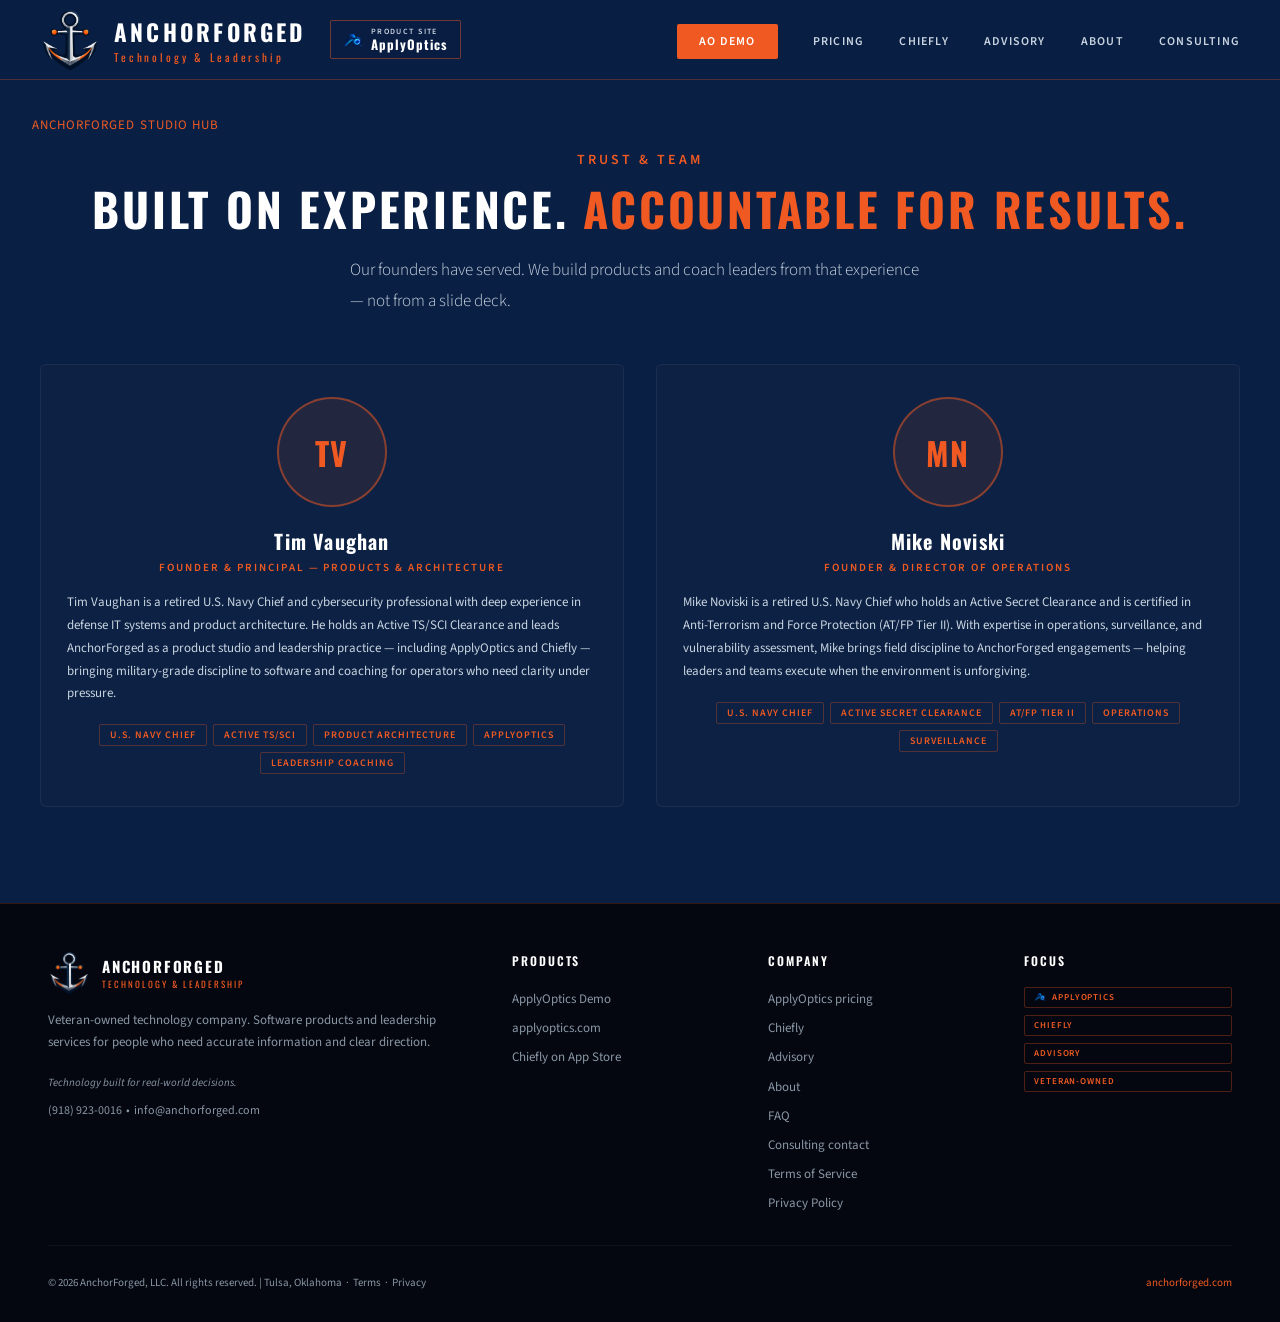
<file: about/index.html>
<!DOCTYPE html>
<html lang="en" data-route="about">
<head>
<meta charset="UTF-8">
<meta name="viewport" content="width=device-width, initial-scale=1.0">
<meta name="referrer" content="strict-origin-when-cross-origin">
<title>About | AnchorForged</title>
<meta name="description" content="Tim Vaughan and Mike Noviski, veteran founders of AnchorForged. Veteran-owned credibility behind products and advisory work.">
<meta property="og:type" content="website">
<meta property="og:site_name" content="AnchorForged">
<meta property="og:url" content="https://anchorforged.com/about">
<meta property="og:title" content="About | AnchorForged">
<meta property="og:description" content="Tim Vaughan and Mike Noviski, veteran founders of AnchorForged. Veteran-owned credibility behind products and advisory work.">
<meta property="og:image" content="https://anchorforged.com/brand/af-logo-stacked.png">
<meta name="twitter:card" content="summary_large_image">
<meta name="twitter:title" content="About | AnchorForged">
<meta name="twitter:description" content="Tim Vaughan and Mike Noviski, veteran founders of AnchorForged. Veteran-owned credibility behind products and advisory work.">
<link rel="canonical" href="https://anchorforged.com/about">
<link rel="icon" type="image/png" sizes="32x32" href="/brand/favicon-32.png">
<link rel="apple-touch-icon" href="/brand/apple-touch-icon.png">
<link href="https://fonts.googleapis.com/css2?family=Oswald:wght@400;500;600;700&family=Source+Sans+3:wght@300;400;600&display=swap" rel="stylesheet">
<link rel="stylesheet" href="/site.css">
</head>
<body class="route-page">
<!-- NAV -->
<nav>
  <div class="nav-left">
  <a href="/" class="nav-brand">
    <img src="/brand/af-logo-icon.png" class="nav-logo-icon" width="60" height="60" alt="AnchorForged" style="width:60px;height:60px;object-fit:contain;flex-shrink:0;">
    <div class="nav-name-block">
      <span class="nav-name">ANCHORFORGED</span>
      <span class="nav-sub">Technology &amp; Leadership</span>
    </div>
  </a>
  <a href="https://applyoptics.com" class="nav-ao-badge" title="ApplyOptics product site" target="_blank" rel="noopener noreferrer">
    <img src="/brand/ao-logo-mark-128.png" width="20" height="20" alt="ApplyOptics AO mark">
    <span class="nav-ao-label">
      <span class="nav-ao-kicker">Product site</span>
      <span class="nav-ao-name">ApplyOptics</span>
    </span>
  </a>
  </div>
  <ul class="nav-links">
    <li><a href="https://applyoptics.com/demo" class="nav-cta" target="_blank" rel="noopener noreferrer">AO Demo</a></li>
    <li><a href="/pricing">Pricing</a></li>
    <li><a href="/chiefly">Chiefly</a></li>
    <li><a href="/advisory">Advisory</a></li>
    <li><a href="/about">About</a></li>
    <li><a href="/contact">Consulting</a></li>
  </ul>
</nav>

<section class="team-section" id="team">
  <p class="route-back"><a href="/">AnchorForged studio hub</a></p>
  <div class="team-inner">
    <div class="section-label">Trust &amp; Team</div>
    <h2 class="section-title">Built on experience. <span>Accountable for results.</span></h2>
    <p class="section-body">Our founders have served. We build products and coach leaders from that experience — not from a slide deck.</p>
    <div class="team-grid">

      <div class="team-card">
        <div class="team-avatar"><span class="team-avatar-initials">TV</span></div>
        <div class="team-name">Tim Vaughan</div>
        <div class="team-title">Founder &amp; Principal — Products &amp; Architecture</div>
        <p class="team-bio">Tim Vaughan is a retired U.S. Navy Chief and cybersecurity professional with deep experience in defense IT systems and product architecture. He holds an Active TS/SCI Clearance and leads AnchorForged as a product studio and leadership practice — including ApplyOptics and Chiefly — bringing military-grade discipline to software and coaching for operators who need clarity under pressure.</p>
        <div class="team-tags">
          <span class="team-tag">U.S. Navy Chief</span>
          <span class="team-tag">Active TS/SCI</span>
          <span class="team-tag">Product Architecture</span>
          <span class="team-tag">ApplyOptics</span>
          <span class="team-tag">Leadership Coaching</span>
        </div>
      </div>

      <div class="team-card">
        <div class="team-avatar"><span class="team-avatar-initials">MN</span></div>
        <div class="team-name">Mike Noviski</div>
        <div class="team-title">Founder &amp; Director of Operations</div>
        <p class="team-bio">Mike Noviski is a retired U.S. Navy Chief who holds an Active Secret Clearance and is certified in Anti-Terrorism and Force Protection (AT/FP Tier II). With expertise in operations, surveillance, and vulnerability assessment, Mike brings field discipline to AnchorForged engagements — helping leaders and teams execute when the environment is unforgiving.</p>
        <div class="team-tags">
          <span class="team-tag">U.S. Navy Chief</span>
          <span class="team-tag">Active Secret Clearance</span>
          <span class="team-tag">AT/FP Tier II</span>
          <span class="team-tag">Operations</span>
          <span class="team-tag">Surveillance</span>
        </div>
      </div>

      

      

    </div>
  </div>
</section>
<!-- FOOTER -->
<footer>
  <div class="footer-inner">
    <div>
      <div style="display:flex;align-items:center;gap:12px;margin-bottom:0.4rem;">
        <img src="/brand/af-logo-icon.png" alt="AnchorForged Logo" class="footer-logo-img" style="width:42px;height:42px;object-fit:contain;"/>
        <div>
          <div style="font-family:'Oswald',sans-serif;font-size:15px;font-weight:700;letter-spacing:0.12em;">ANCHORFORGED</div>
          <div style="font-family:'Oswald',sans-serif;font-size:9px;letter-spacing:0.22em;color:var(--orange);">TECHNOLOGY &amp; LEADERSHIP</div>
        </div>
      </div>
      <p class="footer-desc">Veteran-owned technology company. Software products and leadership services for people who need accurate information and clear direction.</p>
      <p style="font-size:11px;color:var(--steel);font-style:italic;">Technology built for real-world decisions.</p>
      <p style="font-size:12px;color:var(--steel);margin-top:0.7rem;"><a href="tel:9189230016" style="color:var(--steel);text-decoration:none;">(918) 923-0016</a> &nbsp;&bull;&nbsp; <a href="mailto:info@anchorforged.com" style="color:var(--steel);text-decoration:none;">info@anchorforged.com</a></p>
    </div>
    <div>
      <div class="footer-col-title">Products</div>
      <ul class="footer-links">
        <li><a href="https://applyoptics.com/demo" target="_blank" rel="noopener noreferrer">ApplyOptics Demo</a></li>
        <li><a href="https://applyoptics.com" target="_blank" rel="noopener noreferrer">applyoptics.com</a></li>
        <li><a href="https://apps.apple.com/us/app/chiefly/id6761668627" target="_blank" rel="noopener noreferrer">Chiefly on App Store</a></li>
      </ul>
    </div>
    <div>
      <div class="footer-col-title">Company</div>
      <ul class="footer-links">
        <li><a href="/pricing">ApplyOptics pricing</a></li>
        <li><a href="/chiefly">Chiefly</a></li>
        <li><a href="/advisory">Advisory</a></li>
        <li><a href="/about">About</a></li>
        <li><a href="/#faq">FAQ</a></li>
        <li><a href="/contact">Consulting contact</a></li>
        <li><a href="/terms">Terms of Service</a></li>
        <li><a href="/privacy">Privacy Policy</a></li>
      </ul>
    </div>
    <div>
      <div class="footer-col-title">Focus</div>
      <div class="f-badges" style="flex-direction:column;gap:7px;">
        <span class="f-badge" style="display:inline-flex;align-items:center;gap:6px;"><img src="/brand/ao-logo-mark-128.png" width="12" height="12" alt="" style="vertical-align:middle;">ApplyOptics</span>
        <span class="f-badge">Chiefly</span>
        <span class="f-badge">Advisory</span>
        <span class="f-badge">Veteran-Owned</span>
      </div>
    </div>
  </div>
  <div class="footer-bottom">
    <div>&copy; 2026 AnchorForged, LLC. All rights reserved. | Tulsa, Oklahoma &nbsp;·&nbsp; <a href="/terms" style="color:var(--steel);text-decoration:none;">Terms</a> &nbsp;·&nbsp; <a href="/privacy" style="color:var(--steel);text-decoration:none;">Privacy</a></div>
    <div style="color:var(--orange);font-size:11px;">anchorforged.com</div>
  </div>
</footer>



</body>
</html>
</file>
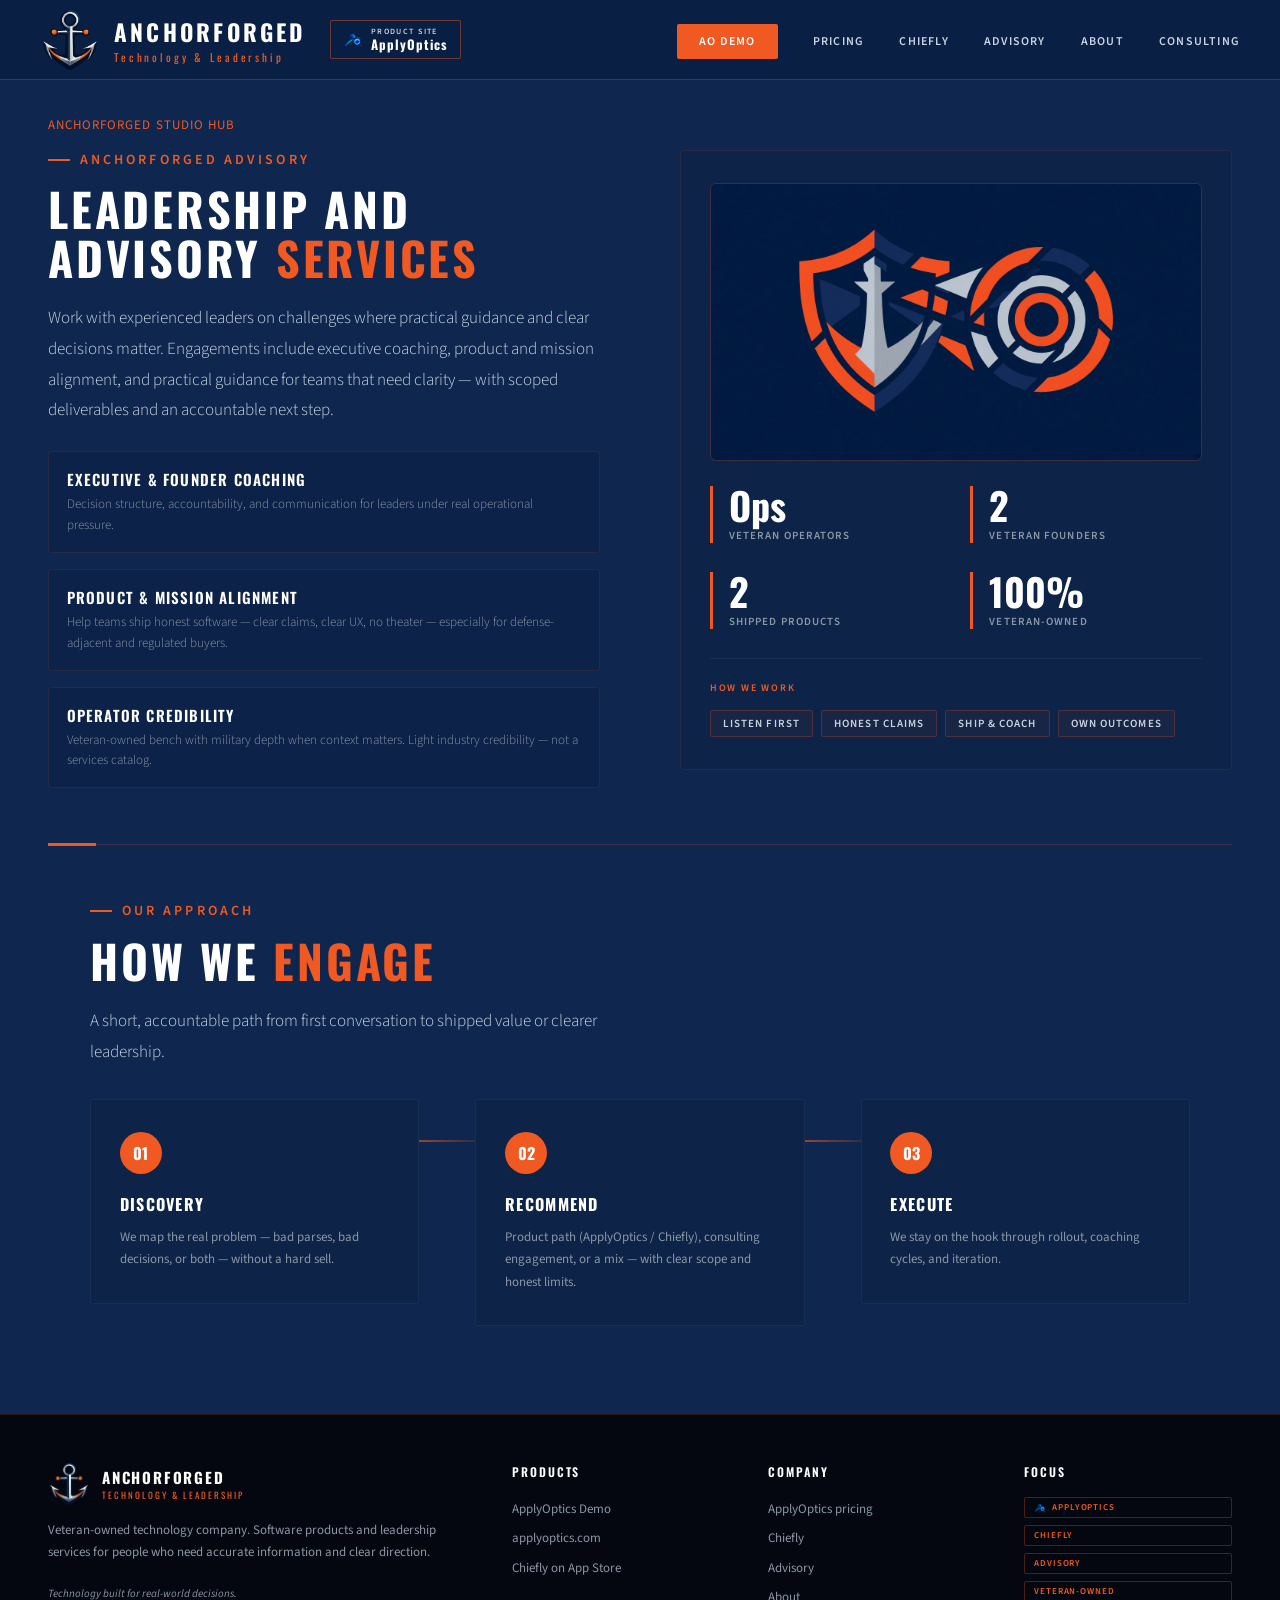
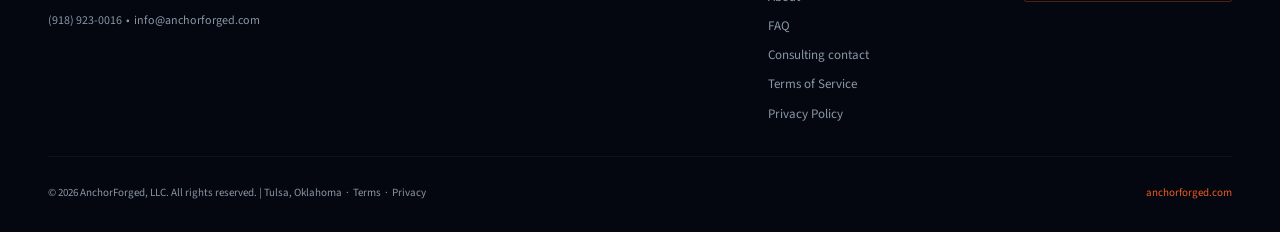
<file: advisory/index.html>
<!DOCTYPE html>
<html lang="en" data-route="advisory">
<head>
<meta charset="UTF-8">
<meta name="viewport" content="width=device-width, initial-scale=1.0">
<meta name="referrer" content="strict-origin-when-cross-origin">
<title>Advisory | AnchorForged</title>
<meta name="description" content="AnchorForged advisory is leadership consulting: executive coaching, product and mission alignment, and scoped engagements.">
<meta property="og:type" content="website">
<meta property="og:site_name" content="AnchorForged">
<meta property="og:url" content="https://anchorforged.com/advisory">
<meta property="og:title" content="Advisory | AnchorForged">
<meta property="og:description" content="AnchorForged advisory is leadership consulting: executive coaching, product and mission alignment, and scoped engagements.">
<meta property="og:image" content="https://anchorforged.com/brand/af-logo-stacked.png">
<meta name="twitter:card" content="summary_large_image">
<meta name="twitter:title" content="Advisory | AnchorForged">
<meta name="twitter:description" content="AnchorForged advisory is leadership consulting: executive coaching, product and mission alignment, and scoped engagements.">
<link rel="canonical" href="https://anchorforged.com/advisory">
<link rel="icon" type="image/png" sizes="32x32" href="/brand/favicon-32.png">
<link rel="apple-touch-icon" href="/brand/apple-touch-icon.png">
<link href="https://fonts.googleapis.com/css2?family=Oswald:wght@400;500;600;700&family=Source+Sans+3:wght@300;400;600&display=swap" rel="stylesheet">
<link rel="stylesheet" href="/site.css">
</head>
<body class="route-page">
<!-- NAV -->
<nav>
  <div class="nav-left">
  <a href="/" class="nav-brand">
    <img src="/brand/af-logo-icon.png" class="nav-logo-icon" width="60" height="60" alt="AnchorForged" style="width:60px;height:60px;object-fit:contain;flex-shrink:0;">
    <div class="nav-name-block">
      <span class="nav-name">ANCHORFORGED</span>
      <span class="nav-sub">Technology &amp; Leadership</span>
    </div>
  </a>
  <a href="https://applyoptics.com" class="nav-ao-badge" title="ApplyOptics product site" target="_blank" rel="noopener noreferrer">
    <img src="/brand/ao-logo-mark-128.png" width="20" height="20" alt="ApplyOptics AO mark">
    <span class="nav-ao-label">
      <span class="nav-ao-kicker">Product site</span>
      <span class="nav-ao-name">ApplyOptics</span>
    </span>
  </a>
  </div>
  <ul class="nav-links">
    <li><a href="https://applyoptics.com/demo" class="nav-cta" target="_blank" rel="noopener noreferrer">AO Demo</a></li>
    <li><a href="/pricing">Pricing</a></li>
    <li><a href="/chiefly">Chiefly</a></li>
    <li><a href="/advisory">Advisory</a></li>
    <li><a href="/about">About</a></li>
    <li><a href="/contact">Consulting</a></li>
  </ul>
</nav>

<section class="consulting-section about" id="advisory">
  <p class="route-back"><a href="/">AnchorForged studio hub</a></p>
  <div class="consulting-inner about-inner">
    <div>
      <div class="section-label">AnchorForged Advisory</div>
      <h2 class="section-title">Leadership and advisory <span>services</span></h2>
      <p class="section-body">Work with experienced leaders on challenges where practical guidance and clear decisions matter. Engagements include executive coaching, product and mission alignment, and practical guidance for teams that need clarity — with scoped deliverables and an accountable next step.</p>
      <div class="consult-points">
        <div class="consult-point">
          <div>
            <div class="consult-point-title">Executive &amp; Founder Coaching</div>
            <div class="consult-point-desc">Decision structure, accountability, and communication for leaders under real operational pressure.</div>
          </div>
        </div>
        <div class="consult-point">
          <div>
            <div class="consult-point-title">Product &amp; Mission Alignment</div>
            <div class="consult-point-desc">Help teams ship honest software — clear claims, clear UX, no theater — especially for defense-adjacent and regulated buyers.</div>
          </div>
        </div>
        <div class="consult-point">
          <div>
            <div class="consult-point-title">Operator Credibility</div>
            <div class="consult-point-desc">Veteran-owned bench with military depth when context matters. Light industry credibility — not a services catalog.</div>
          </div>
        </div>
      </div>
    </div>
    <div class="about-panel">
      <div class="consult-visual-wrap">
        <img class="consult-visual" src="/brand/af-consulting.png" width="1200" height="675" alt="AnchorForged leadership consulting — clarity under pressure">
      </div>
      <div class="about-panel-stats">
        <div class="about-panel-stat">
          <div class="about-panel-num">Ops</div>
          <div class="about-panel-lbl">Veteran Operators</div>
        </div>
        <div class="about-panel-stat">
          <div class="about-panel-num">2</div>
          <div class="about-panel-lbl">Veteran Founders</div>
        </div>
        <div class="about-panel-stat">
          <div class="about-panel-num">2</div>
          <div class="about-panel-lbl">Shipped Products</div>
        </div>
        <div class="about-panel-stat">
          <div class="about-panel-num">100%</div>
          <div class="about-panel-lbl">Veteran-Owned</div>
        </div>
      </div>
      <div class="about-panel-divider"></div>
      <div class="about-panel-creds-label">How We Work</div>
      <div class="about-panel-creds">
        <span class="about-cred">Listen First</span>
        <span class="about-cred">Honest Claims</span>
        <span class="about-cred">Ship &amp; Coach</span>
        <span class="about-cred">Own Outcomes</span>
      </div>
    </div>
  </div>
  <div class="about-process-divider"></div>
  <div class="process-inner about-process">
    <div class="section-label">Our Approach</div>
    <h2 class="section-title">How We <span>Engage</span></h2>
    <p class="section-body">A short, accountable path from first conversation to shipped value or clearer leadership.</p>
    <div class="process-timeline">
      <div class="ptl-step">
        <div class="ptl-num">01</div>
        <div class="ptl-title">Discovery</div>
        <p class="ptl-desc">We map the real problem — bad parses, bad decisions, or both — without a hard sell.</p>
      </div>
      <div class="ptl-connector"><div class="ptl-line"></div></div>
      <div class="ptl-step">
        <div class="ptl-num">02</div>
        <div class="ptl-title">Recommend</div>
        <p class="ptl-desc">Product path (ApplyOptics / Chiefly), consulting engagement, or a mix — with clear scope and honest limits.</p>
      </div>
      <div class="ptl-connector"><div class="ptl-line"></div></div>
      <div class="ptl-step">
        <div class="ptl-num">03</div>
        <div class="ptl-title">Execute</div>
        <p class="ptl-desc">We stay on the hook through rollout, coaching cycles, and iteration.</p>
      </div>
    </div>
  </div>
</section>
<!-- FOOTER -->
<footer>
  <div class="footer-inner">
    <div>
      <div style="display:flex;align-items:center;gap:12px;margin-bottom:0.4rem;">
        <img src="/brand/af-logo-icon.png" alt="AnchorForged Logo" class="footer-logo-img" style="width:42px;height:42px;object-fit:contain;"/>
        <div>
          <div style="font-family:'Oswald',sans-serif;font-size:15px;font-weight:700;letter-spacing:0.12em;">ANCHORFORGED</div>
          <div style="font-family:'Oswald',sans-serif;font-size:9px;letter-spacing:0.22em;color:var(--orange);">TECHNOLOGY &amp; LEADERSHIP</div>
        </div>
      </div>
      <p class="footer-desc">Veteran-owned technology company. Software products and leadership services for people who need accurate information and clear direction.</p>
      <p style="font-size:11px;color:var(--steel);font-style:italic;">Technology built for real-world decisions.</p>
      <p style="font-size:12px;color:var(--steel);margin-top:0.7rem;"><a href="tel:9189230016" style="color:var(--steel);text-decoration:none;">(918) 923-0016</a> &nbsp;&bull;&nbsp; <a href="mailto:info@anchorforged.com" style="color:var(--steel);text-decoration:none;">info@anchorforged.com</a></p>
    </div>
    <div>
      <div class="footer-col-title">Products</div>
      <ul class="footer-links">
        <li><a href="https://applyoptics.com/demo" target="_blank" rel="noopener noreferrer">ApplyOptics Demo</a></li>
        <li><a href="https://applyoptics.com" target="_blank" rel="noopener noreferrer">applyoptics.com</a></li>
        <li><a href="https://apps.apple.com/us/app/chiefly/id6761668627" target="_blank" rel="noopener noreferrer">Chiefly on App Store</a></li>
      </ul>
    </div>
    <div>
      <div class="footer-col-title">Company</div>
      <ul class="footer-links">
        <li><a href="/pricing">ApplyOptics pricing</a></li>
        <li><a href="/chiefly">Chiefly</a></li>
        <li><a href="/advisory">Advisory</a></li>
        <li><a href="/about">About</a></li>
        <li><a href="/#faq">FAQ</a></li>
        <li><a href="/contact">Consulting contact</a></li>
        <li><a href="/terms">Terms of Service</a></li>
        <li><a href="/privacy">Privacy Policy</a></li>
      </ul>
    </div>
    <div>
      <div class="footer-col-title">Focus</div>
      <div class="f-badges" style="flex-direction:column;gap:7px;">
        <span class="f-badge" style="display:inline-flex;align-items:center;gap:6px;"><img src="/brand/ao-logo-mark-128.png" width="12" height="12" alt="" style="vertical-align:middle;">ApplyOptics</span>
        <span class="f-badge">Chiefly</span>
        <span class="f-badge">Advisory</span>
        <span class="f-badge">Veteran-Owned</span>
      </div>
    </div>
  </div>
  <div class="footer-bottom">
    <div>&copy; 2026 AnchorForged, LLC. All rights reserved. | Tulsa, Oklahoma &nbsp;·&nbsp; <a href="/terms" style="color:var(--steel);text-decoration:none;">Terms</a> &nbsp;·&nbsp; <a href="/privacy" style="color:var(--steel);text-decoration:none;">Privacy</a></div>
    <div style="color:var(--orange);font-size:11px;">anchorforged.com</div>
  </div>
</footer>



</body>
</html>
</file>
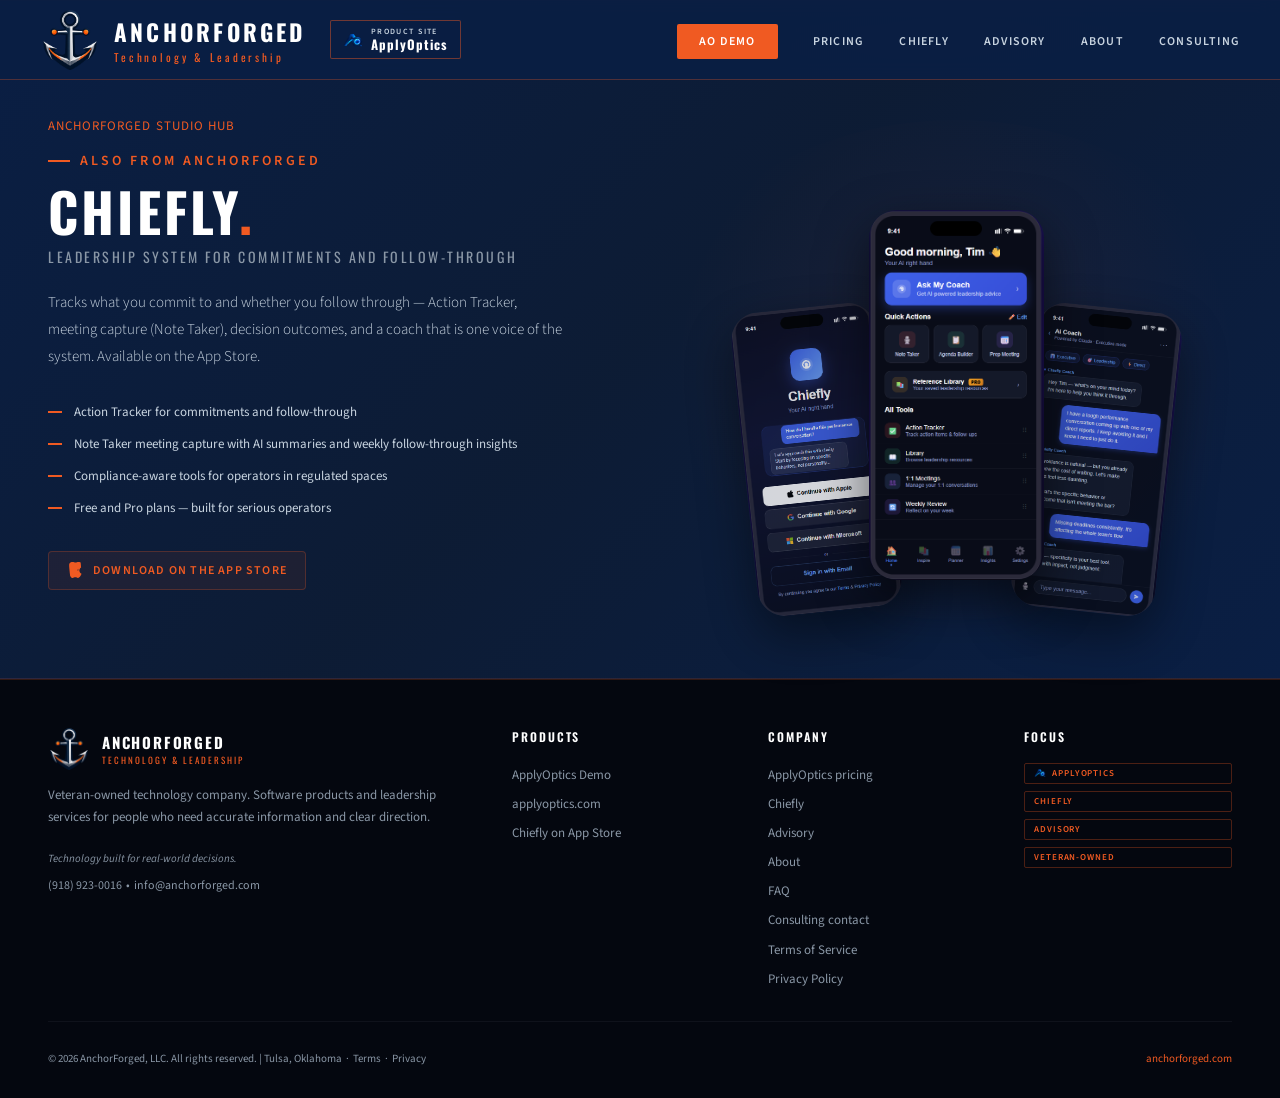
<file: chiefly/index.html>
<!DOCTYPE html>
<html lang="en" data-route="chiefly">
<head>
<meta charset="UTF-8">
<meta name="viewport" content="width=device-width, initial-scale=1.0">
<meta name="referrer" content="strict-origin-when-cross-origin">
<title>Chiefly | AnchorForged</title>
<meta name="description" content="Chiefly is the AnchorForged leadership app on the App Store. Action Tracker, Note Taker, and decision journaling.">
<meta property="og:type" content="website">
<meta property="og:site_name" content="AnchorForged">
<meta property="og:url" content="https://anchorforged.com/chiefly">
<meta property="og:title" content="Chiefly | AnchorForged">
<meta property="og:description" content="Chiefly is the AnchorForged leadership app on the App Store. Action Tracker, Note Taker, and decision journaling.">
<meta property="og:image" content="https://anchorforged.com/brand/af-logo-stacked.png">
<meta name="twitter:card" content="summary_large_image">
<meta name="twitter:title" content="Chiefly | AnchorForged">
<meta name="twitter:description" content="Chiefly is the AnchorForged leadership app on the App Store. Action Tracker, Note Taker, and decision journaling.">
<link rel="canonical" href="https://anchorforged.com/chiefly">
<link rel="icon" type="image/png" sizes="32x32" href="/brand/favicon-32.png">
<link rel="apple-touch-icon" href="/brand/apple-touch-icon.png">
<link href="https://fonts.googleapis.com/css2?family=Oswald:wght@400;500;600;700&family=Source+Sans+3:wght@300;400;600&display=swap" rel="stylesheet">
<link rel="stylesheet" href="/site.css">
</head>
<body class="route-page">
<!-- NAV -->
<nav>
  <div class="nav-left">
  <a href="/" class="nav-brand">
    <img src="/brand/af-logo-icon.png" class="nav-logo-icon" width="60" height="60" alt="AnchorForged" style="width:60px;height:60px;object-fit:contain;flex-shrink:0;">
    <div class="nav-name-block">
      <span class="nav-name">ANCHORFORGED</span>
      <span class="nav-sub">Technology &amp; Leadership</span>
    </div>
  </a>
  <a href="https://applyoptics.com" class="nav-ao-badge" title="ApplyOptics product site" target="_blank" rel="noopener noreferrer">
    <img src="/brand/ao-logo-mark-128.png" width="20" height="20" alt="ApplyOptics AO mark">
    <span class="nav-ao-label">
      <span class="nav-ao-kicker">Product site</span>
      <span class="nav-ao-name">ApplyOptics</span>
    </span>
  </a>
  </div>
  <ul class="nav-links">
    <li><a href="https://applyoptics.com/demo" class="nav-cta" target="_blank" rel="noopener noreferrer">AO Demo</a></li>
    <li><a href="/pricing">Pricing</a></li>
    <li><a href="/chiefly">Chiefly</a></li>
    <li><a href="/advisory">Advisory</a></li>
    <li><a href="/about">About</a></li>
    <li><a href="/contact">Consulting</a></li>
  </ul>
</nav>

<section class="chiefly-section" id="chiefly">
  <p class="route-back"><a href="/">AnchorForged studio hub</a></p>
  <div class="chiefly-inner">
    <div>
      <div class="chiefly-eyebrow">Also from AnchorForged</div>
      <div class="chiefly-app-name">Chiefly<span>.</span></div>
      <div class="chiefly-tagline">Leadership system for commitments and follow-through</div>
      <p class="chiefly-desc">Tracks what you commit to and whether you follow through — Action Tracker, meeting capture (Note Taker), decision outcomes, and a coach that is one voice of the system. Available on the App Store.</p>
      <div class="chiefly-features">
        <div class="chiefly-feature">Action Tracker for commitments and follow-through</div>
        <div class="chiefly-feature">Note Taker meeting capture with AI summaries and weekly follow-through insights</div>
        <div class="chiefly-feature">Compliance-aware tools for operators in regulated spaces</div>
        <div class="chiefly-feature">Free and Pro plans — built for serious operators</div>
      </div>
      <a href="https://apps.apple.com/us/app/chiefly/id6761668627" target="_blank" rel="noopener noreferrer" class="chiefly-badge" style="text-decoration:none;">
        <svg width="16" height="16" viewBox="0 0 814 1000" fill="#F05A22" xmlns="http://www.w3.org/2000/svg"><path d="M788.1 340.9c-5.8 4.5-108.2 62.2-108.2 190.5 0 148.4 130.3 200.9 134.2 202.2-.6 3.2-20.7 71.9-68.7 141.9-42.8 61.6-87.5 123.1-155.5 123.1s-85.5-39.5-164-39.5c-76 0-103.7 40.8-165.9 40.8s-105-57.8-155.5-127.4C46 389.4 40.6 251.7 40.6 207.8c0-7.1.1-14.2.2-21.3 0-89.5 47.9-143.1 106.2-177.9C178.2 1.4 214.1 0 249.5 0c89 0 131.8 36.5 189.8 36.5 56.3 0 102.7-36.5 193.2-36.5 26.7 0 80.7 3.2 122.5 27.6 6.9 3.8 12.3 8.2 12.3 8.2l-5.6-2.1zm-182.1 86.5c-12.4 34.4-30.5 66.5-55.3 93.7 16.2 8 34.1 12.9 52.7 12.9 4.5 0 9.1-.4 13.5-1.2-3.5-37.5-7.4-73.8-10.9-105.4z"/></svg>
        Download on the App Store
      </a>
    </div>
    <div class="chiefly-card-wrap">
      <div class="chiefly-card-glow"></div>
      <div class="chiefly-screenshots">
        <div class="chiefly-ss chiefly-ss-left">
          <img src="/brand/chiefly-welcome.png" alt="Chiefly – Welcome screen">
        </div>
        <div class="chiefly-ss chiefly-ss-center">
          <img src="/brand/chiefly-home.png" alt="Chiefly – Home dashboard">
        </div>
        <div class="chiefly-ss chiefly-ss-right">
          <img src="/brand/chiefly-coach.png" alt="Chiefly – leadership coach">
        </div>
      </div>
    </div>
  </div>
</section>
<!-- FOOTER -->
<footer>
  <div class="footer-inner">
    <div>
      <div style="display:flex;align-items:center;gap:12px;margin-bottom:0.4rem;">
        <img src="/brand/af-logo-icon.png" alt="AnchorForged Logo" class="footer-logo-img" style="width:42px;height:42px;object-fit:contain;"/>
        <div>
          <div style="font-family:'Oswald',sans-serif;font-size:15px;font-weight:700;letter-spacing:0.12em;">ANCHORFORGED</div>
          <div style="font-family:'Oswald',sans-serif;font-size:9px;letter-spacing:0.22em;color:var(--orange);">TECHNOLOGY &amp; LEADERSHIP</div>
        </div>
      </div>
      <p class="footer-desc">Veteran-owned technology company. Software products and leadership services for people who need accurate information and clear direction.</p>
      <p style="font-size:11px;color:var(--steel);font-style:italic;">Technology built for real-world decisions.</p>
      <p style="font-size:12px;color:var(--steel);margin-top:0.7rem;"><a href="tel:9189230016" style="color:var(--steel);text-decoration:none;">(918) 923-0016</a> &nbsp;&bull;&nbsp; <a href="mailto:info@anchorforged.com" style="color:var(--steel);text-decoration:none;">info@anchorforged.com</a></p>
    </div>
    <div>
      <div class="footer-col-title">Products</div>
      <ul class="footer-links">
        <li><a href="https://applyoptics.com/demo" target="_blank" rel="noopener noreferrer">ApplyOptics Demo</a></li>
        <li><a href="https://applyoptics.com" target="_blank" rel="noopener noreferrer">applyoptics.com</a></li>
        <li><a href="https://apps.apple.com/us/app/chiefly/id6761668627" target="_blank" rel="noopener noreferrer">Chiefly on App Store</a></li>
      </ul>
    </div>
    <div>
      <div class="footer-col-title">Company</div>
      <ul class="footer-links">
        <li><a href="/pricing">ApplyOptics pricing</a></li>
        <li><a href="/chiefly">Chiefly</a></li>
        <li><a href="/advisory">Advisory</a></li>
        <li><a href="/about">About</a></li>
        <li><a href="/#faq">FAQ</a></li>
        <li><a href="/contact">Consulting contact</a></li>
        <li><a href="/terms">Terms of Service</a></li>
        <li><a href="/privacy">Privacy Policy</a></li>
      </ul>
    </div>
    <div>
      <div class="footer-col-title">Focus</div>
      <div class="f-badges" style="flex-direction:column;gap:7px;">
        <span class="f-badge" style="display:inline-flex;align-items:center;gap:6px;"><img src="/brand/ao-logo-mark-128.png" width="12" height="12" alt="" style="vertical-align:middle;">ApplyOptics</span>
        <span class="f-badge">Chiefly</span>
        <span class="f-badge">Advisory</span>
        <span class="f-badge">Veteran-Owned</span>
      </div>
    </div>
  </div>
  <div class="footer-bottom">
    <div>&copy; 2026 AnchorForged, LLC. All rights reserved. | Tulsa, Oklahoma &nbsp;·&nbsp; <a href="/terms" style="color:var(--steel);text-decoration:none;">Terms</a> &nbsp;·&nbsp; <a href="/privacy" style="color:var(--steel);text-decoration:none;">Privacy</a></div>
    <div style="color:var(--orange);font-size:11px;">anchorforged.com</div>
  </div>
</footer>



</body>
</html>
</file>
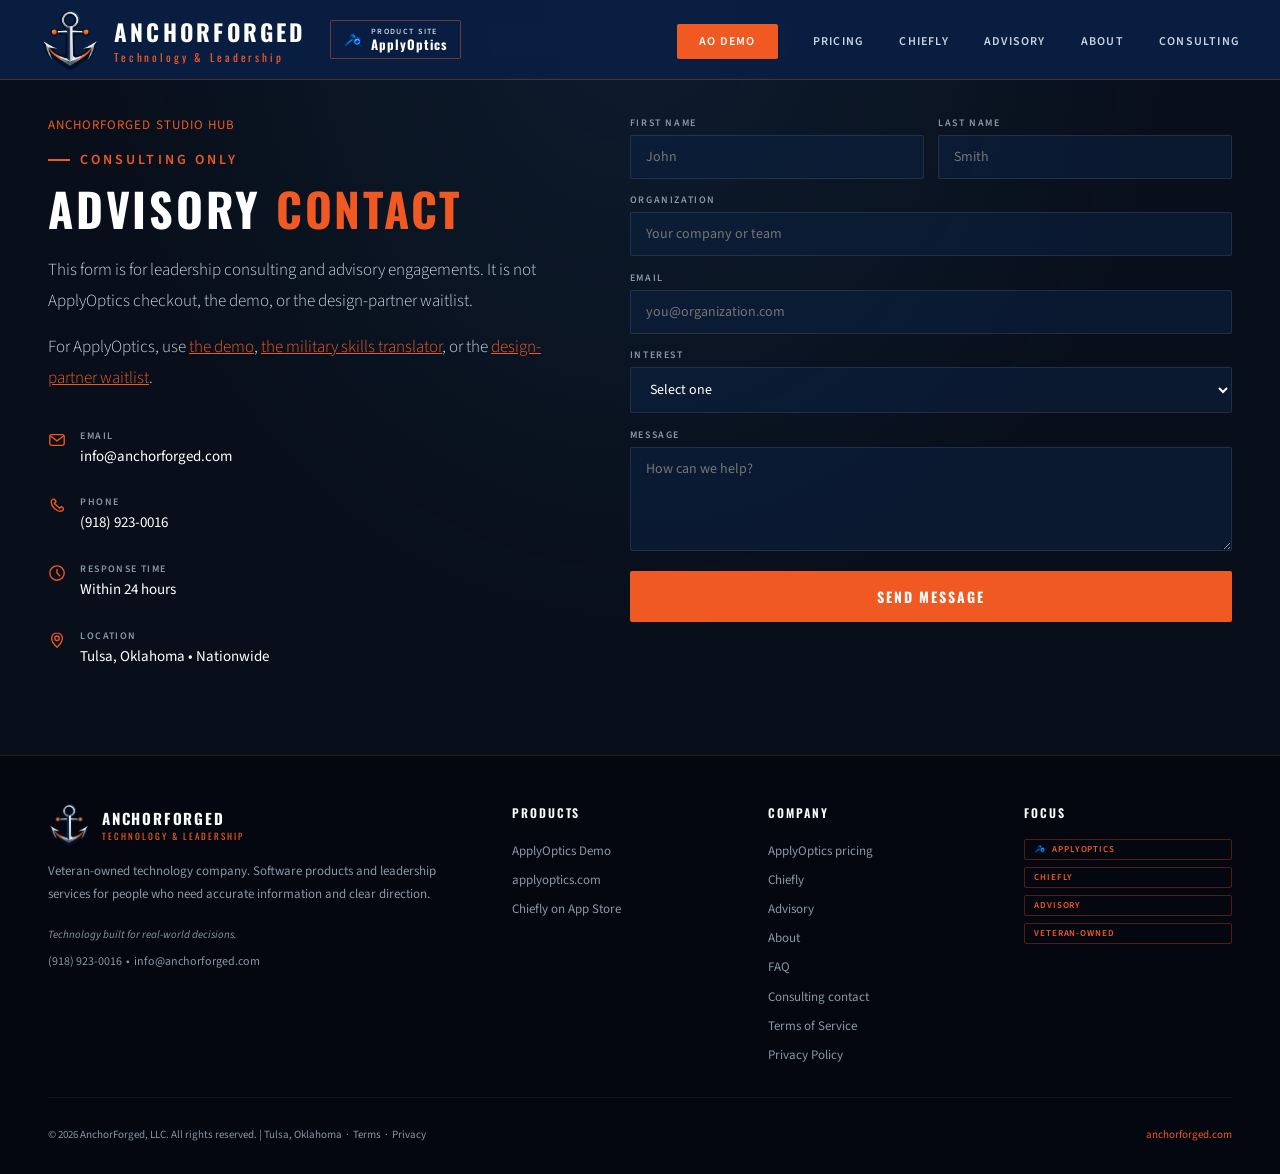
<file: contact/index.html>
<!DOCTYPE html>
<html lang="en" data-route="contact">
<head>
<meta charset="UTF-8">
<meta name="viewport" content="width=device-width, initial-scale=1.0">
<meta name="referrer" content="strict-origin-when-cross-origin">
<title>Consulting contact | AnchorForged</title>
<meta name="description" content="Consulting contact for AnchorForged advisory. ApplyOptics demo, military translator, and design-partner waitlist are on applyoptics.com.">
<meta property="og:type" content="website">
<meta property="og:site_name" content="AnchorForged">
<meta property="og:url" content="https://anchorforged.com/contact">
<meta property="og:title" content="Consulting contact | AnchorForged">
<meta property="og:description" content="Consulting contact for AnchorForged advisory. ApplyOptics demo, military translator, and design-partner waitlist are on applyoptics.com.">
<meta property="og:image" content="https://anchorforged.com/brand/af-logo-stacked.png">
<meta name="twitter:card" content="summary_large_image">
<meta name="twitter:title" content="Consulting contact | AnchorForged">
<meta name="twitter:description" content="Consulting contact for AnchorForged advisory. ApplyOptics demo, military translator, and design-partner waitlist are on applyoptics.com.">
<link rel="canonical" href="https://anchorforged.com/contact">
<link rel="icon" type="image/png" sizes="32x32" href="/brand/favicon-32.png">
<link rel="apple-touch-icon" href="/brand/apple-touch-icon.png">
<link href="https://fonts.googleapis.com/css2?family=Oswald:wght@400;500;600;700&family=Source+Sans+3:wght@300;400;600&display=swap" rel="stylesheet">
<link rel="stylesheet" href="/site.css">
</head>
<body class="route-page">
<!-- NAV -->
<nav>
  <div class="nav-left">
  <a href="/" class="nav-brand">
    <img src="/brand/af-logo-icon.png" class="nav-logo-icon" width="60" height="60" alt="AnchorForged" style="width:60px;height:60px;object-fit:contain;flex-shrink:0;">
    <div class="nav-name-block">
      <span class="nav-name">ANCHORFORGED</span>
      <span class="nav-sub">Technology &amp; Leadership</span>
    </div>
  </a>
  <a href="https://applyoptics.com" class="nav-ao-badge" title="ApplyOptics product site" target="_blank" rel="noopener noreferrer">
    <img src="/brand/ao-logo-mark-128.png" width="20" height="20" alt="ApplyOptics AO mark">
    <span class="nav-ao-label">
      <span class="nav-ao-kicker">Product site</span>
      <span class="nav-ao-name">ApplyOptics</span>
    </span>
  </a>
  </div>
  <ul class="nav-links">
    <li><a href="https://applyoptics.com/demo" class="nav-cta" target="_blank" rel="noopener noreferrer">AO Demo</a></li>
    <li><a href="/pricing">Pricing</a></li>
    <li><a href="/chiefly">Chiefly</a></li>
    <li><a href="/advisory">Advisory</a></li>
    <li><a href="/about">About</a></li>
    <li><a href="/contact">Consulting</a></li>
  </ul>
</nav>

<section class="contact" id="contact">
  <div class="contact-inner">
    <div>
      <p class="route-back"><a href="/">AnchorForged studio hub</a></p>
      <div class="section-label">Consulting only</div>
      <h2 class="section-title">Advisory <span>contact</span></h2>
      <p class="section-body" style="margin-bottom:1rem;">This form is for leadership consulting and advisory engagements. It is not ApplyOptics checkout, the demo, or the design-partner waitlist.</p>
      <p class="section-body" style="margin-bottom:2.2rem;">For ApplyOptics, use <a href="https://applyoptics.com/demo" style="color:var(--orange);">the demo</a>, <a href="https://applyoptics.com/military" style="color:var(--orange);">the military skills translator</a>, or the <a href="https://applyoptics.com/#waitlist" style="color:var(--orange);">design-partner waitlist</a>.</p>
      <div class="contact-info">
        <div class="c-detail">
          <div class="c-detail-icon"><svg width="18" height="18" viewBox="0 0 20 20" fill="none"><path d="M2 5L10 11L18 5" stroke="#F05A22" stroke-width="1.5"/><rect x="2" y="4" width="16" height="12" rx="2" stroke="#F05A22" stroke-width="1.5" fill="none"/></svg></div>
          <div><div class="c-label">Email</div><div class="c-value"><a href="mailto:info@anchorforged.com" style="color:inherit;text-decoration:none;">info@anchorforged.com</a></div></div>
        </div>
        <div class="c-detail">
          <div class="c-detail-icon"><svg width="18" height="18" viewBox="0 0 20 20" fill="none"><path d="M7 2.5C5.8 2 4.5 2.8 4 4C3 6.5 3.5 9 7 12.5C10.5 16 13 16.5 15.5 15.5C16.8 15 17.5 13.7 17 12.5L15 10.5L13 12.5C11.5 11.5 8.5 8.5 7 7L9 5L7 2.5Z" stroke="#F05A22" stroke-width="1.5" fill="none" stroke-linejoin="round"/></svg></div>
          <div><div class="c-label">Phone</div><div class="c-value"><a href="tel:9189230016" style="color:inherit;text-decoration:none;">(918) 923-0016</a></div></div>
        </div>
        <div class="c-detail">
          <div class="c-detail-icon"><svg width="18" height="18" viewBox="0 0 20 20" fill="none"><circle cx="10" cy="10" r="8" stroke="#F05A22" stroke-width="1.5" fill="none"/><path d="M10 6L10 10L13 13" stroke="#F05A22" stroke-width="1.5" stroke-linecap="round"/></svg></div>
          <div><div class="c-label">Response Time</div><div class="c-value">Within 24 hours</div></div>
        </div>
        <div class="c-detail">
          <div class="c-detail-icon"><svg width="18" height="18" viewBox="0 0 20 20" fill="none"><path d="M10 2C6.7 2 4 4.7 4 8C4 12.5 10 18 10 18C10 18 16 12.5 16 8C16 4.7 13.3 2 10 2Z" stroke="#F05A22" stroke-width="1.5" fill="none"/><circle cx="10" cy="8" r="2.5" stroke="#F05A22" stroke-width="1.5" fill="none"/></svg></div>
          <div><div class="c-label">Location</div><div class="c-value">Tulsa, Oklahoma &bull; Nationwide</div></div>
        </div>
      </div>
    </div>
    <form class="contact-form" onsubmit="handleSubmit(event)">
      <input type="hidden" name="access_key" value="a49eb592-9e13-4a94-a276-d5c372fea1aa">
      <input type="hidden" name="subject" value="Consulting inquiry — AnchorForged">
      <input type="checkbox" name="botcheck" style="display:none;" tabindex="-1" autocomplete="off">
      <div class="form-row">
        <div class="form-group"><label class="form-label">First Name</label><input type="text" name="first_name" class="form-input" placeholder="John" required></div>
        <div class="form-group"><label class="form-label">Last Name</label><input type="text" name="last_name" class="form-input" placeholder="Smith" required></div>
      </div>
      <div class="form-group"><label class="form-label">Organization</label><input type="text" name="organization" class="form-input" placeholder="Your company or team" required></div>
      <div class="form-group"><label class="form-label">Email</label><input type="email" name="email" class="form-input" placeholder="you@organization.com" required></div>
      <div class="form-group"><label class="form-label">Interest</label>
        <select name="interest" class="form-input" required>
          <option value="" disabled selected>Select one</option>
          <option value="Advisory">Advisory / consulting</option>
          <option value="Other">Other — not an ApplyOptics product request</option>
        </select>
      </div>
      <div class="form-group"><label class="form-label">Message</label><textarea name="message" class="form-input" rows="4" placeholder="How can we help?" required></textarea></div>
      <button type="submit" class="form-submit btn-primary" style="width:100%;border:none;cursor:pointer;">Send Message</button>
    </form>
  </div>
</section>
<!-- FOOTER -->
<footer>
  <div class="footer-inner">
    <div>
      <div style="display:flex;align-items:center;gap:12px;margin-bottom:0.4rem;">
        <img src="/brand/af-logo-icon.png" alt="AnchorForged Logo" class="footer-logo-img" style="width:42px;height:42px;object-fit:contain;"/>
        <div>
          <div style="font-family:'Oswald',sans-serif;font-size:15px;font-weight:700;letter-spacing:0.12em;">ANCHORFORGED</div>
          <div style="font-family:'Oswald',sans-serif;font-size:9px;letter-spacing:0.22em;color:var(--orange);">TECHNOLOGY &amp; LEADERSHIP</div>
        </div>
      </div>
      <p class="footer-desc">Veteran-owned technology company. Software products and leadership services for people who need accurate information and clear direction.</p>
      <p style="font-size:11px;color:var(--steel);font-style:italic;">Technology built for real-world decisions.</p>
      <p style="font-size:12px;color:var(--steel);margin-top:0.7rem;"><a href="tel:9189230016" style="color:var(--steel);text-decoration:none;">(918) 923-0016</a> &nbsp;&bull;&nbsp; <a href="mailto:info@anchorforged.com" style="color:var(--steel);text-decoration:none;">info@anchorforged.com</a></p>
    </div>
    <div>
      <div class="footer-col-title">Products</div>
      <ul class="footer-links">
        <li><a href="https://applyoptics.com/demo" target="_blank" rel="noopener noreferrer">ApplyOptics Demo</a></li>
        <li><a href="https://applyoptics.com" target="_blank" rel="noopener noreferrer">applyoptics.com</a></li>
        <li><a href="https://apps.apple.com/us/app/chiefly/id6761668627" target="_blank" rel="noopener noreferrer">Chiefly on App Store</a></li>
      </ul>
    </div>
    <div>
      <div class="footer-col-title">Company</div>
      <ul class="footer-links">
        <li><a href="/pricing">ApplyOptics pricing</a></li>
        <li><a href="/chiefly">Chiefly</a></li>
        <li><a href="/advisory">Advisory</a></li>
        <li><a href="/about">About</a></li>
        <li><a href="/#faq">FAQ</a></li>
        <li><a href="/contact">Consulting contact</a></li>
        <li><a href="/terms">Terms of Service</a></li>
        <li><a href="/privacy">Privacy Policy</a></li>
      </ul>
    </div>
    <div>
      <div class="footer-col-title">Focus</div>
      <div class="f-badges" style="flex-direction:column;gap:7px;">
        <span class="f-badge" style="display:inline-flex;align-items:center;gap:6px;"><img src="/brand/ao-logo-mark-128.png" width="12" height="12" alt="" style="vertical-align:middle;">ApplyOptics</span>
        <span class="f-badge">Chiefly</span>
        <span class="f-badge">Advisory</span>
        <span class="f-badge">Veteran-Owned</span>
      </div>
    </div>
  </div>
  <div class="footer-bottom">
    <div>&copy; 2026 AnchorForged, LLC. All rights reserved. | Tulsa, Oklahoma &nbsp;·&nbsp; <a href="/terms" style="color:var(--steel);text-decoration:none;">Terms</a> &nbsp;·&nbsp; <a href="/privacy" style="color:var(--steel);text-decoration:none;">Privacy</a></div>
    <div style="color:var(--orange);font-size:11px;">anchorforged.com</div>
  </div>
</footer>


<script>
let _lastSubmit = 0;
async function handleSubmit(e) {
  e.preventDefault();
  const now = Date.now();
  if (now - _lastSubmit < 30000) return;
  _lastSubmit = now;
  const form = e.target;
  const btn = form.querySelector('.form-submit');
  btn.textContent = 'Sending...';
  btn.disabled = true;
  const data = Object.fromEntries(new FormData(form));
  try {
    const res = await fetch('https://api.web3forms.com/submit', {
      method: 'POST',
      headers: {'Content-Type': 'application/json', 'Accept': 'application/json'},
      body: JSON.stringify(data)
    });
    const json = await res.json();
    if (json.success) {
      btn.textContent = 'Message Sent. We will be in touch.';
      btn.style.background = '#F05A22';
      form.reset();
    } else {
      btn.textContent = 'Something went wrong. Please try again.';
      btn.style.background = '#c44518';
      btn.disabled = false;
    }
  } catch {
    btn.textContent = 'Something went wrong. Please try again.';
    btn.style.background = '#c44518';
    btn.disabled = false;
  }
}
</script>

</body>
</html>
</file>
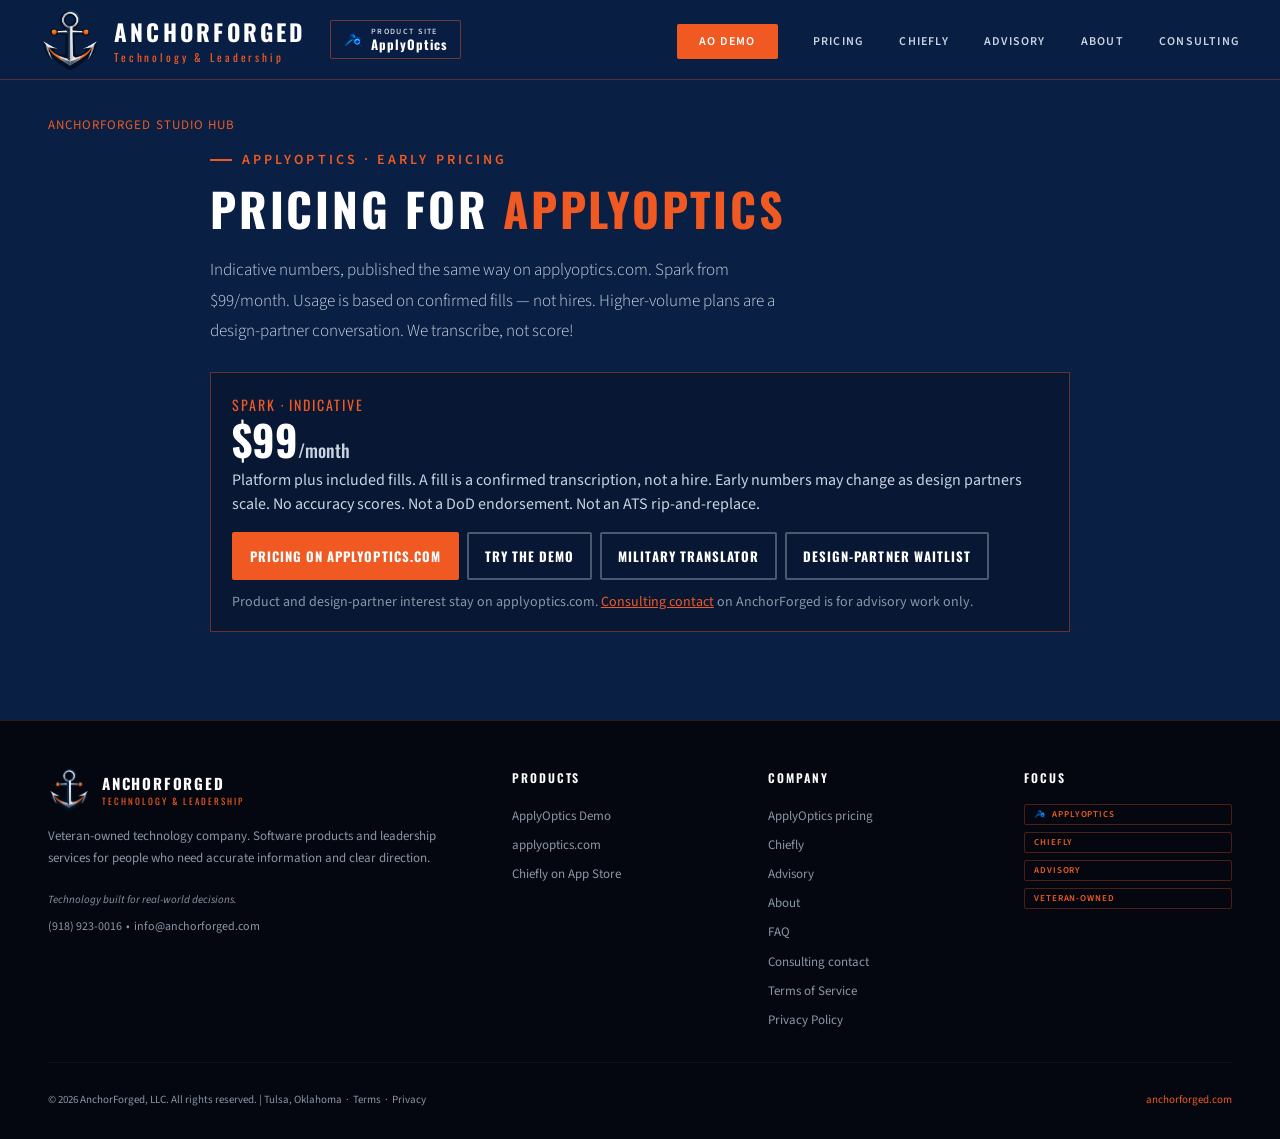
<file: pricing/index.html>
<!DOCTYPE html>
<html lang="en" data-route="pricing">
<head>
<meta charset="UTF-8">
<meta name="viewport" content="width=device-width, initial-scale=1.0">
<meta name="referrer" content="strict-origin-when-cross-origin">
<title>ApplyOptics pricing | AnchorForged</title>
<meta name="description" content="Early ApplyOptics pricing. Spark from $99/month, indicative. Confirmed fills, not hires. Design-partner interest goes to applyoptics.com.">
<meta property="og:type" content="website">
<meta property="og:site_name" content="AnchorForged">
<meta property="og:url" content="https://anchorforged.com/pricing">
<meta property="og:title" content="ApplyOptics pricing | AnchorForged">
<meta property="og:description" content="Early ApplyOptics pricing. Spark from $99/month, indicative. Confirmed fills, not hires. Design-partner interest goes to applyoptics.com.">
<meta property="og:image" content="https://anchorforged.com/brand/af-logo-stacked.png">
<meta name="twitter:card" content="summary_large_image">
<meta name="twitter:title" content="ApplyOptics pricing | AnchorForged">
<meta name="twitter:description" content="Early ApplyOptics pricing. Spark from $99/month, indicative. Confirmed fills, not hires. Design-partner interest goes to applyoptics.com.">
<link rel="canonical" href="https://anchorforged.com/pricing">
<link rel="icon" type="image/png" sizes="32x32" href="/brand/favicon-32.png">
<link rel="apple-touch-icon" href="/brand/apple-touch-icon.png">
<link href="https://fonts.googleapis.com/css2?family=Oswald:wght@400;500;600;700&family=Source+Sans+3:wght@300;400;600&display=swap" rel="stylesheet">
<link rel="stylesheet" href="/site.css">
</head>
<body class="route-page">
<!-- NAV -->
<nav>
  <div class="nav-left">
  <a href="/" class="nav-brand">
    <img src="/brand/af-logo-icon.png" class="nav-logo-icon" width="60" height="60" alt="AnchorForged" style="width:60px;height:60px;object-fit:contain;flex-shrink:0;">
    <div class="nav-name-block">
      <span class="nav-name">ANCHORFORGED</span>
      <span class="nav-sub">Technology &amp; Leadership</span>
    </div>
  </a>
  <a href="https://applyoptics.com" class="nav-ao-badge" title="ApplyOptics product site" target="_blank" rel="noopener noreferrer">
    <img src="/brand/ao-logo-mark-128.png" width="20" height="20" alt="ApplyOptics AO mark">
    <span class="nav-ao-label">
      <span class="nav-ao-kicker">Product site</span>
      <span class="nav-ao-name">ApplyOptics</span>
    </span>
  </a>
  </div>
  <ul class="nav-links">
    <li><a href="https://applyoptics.com/demo" class="nav-cta" target="_blank" rel="noopener noreferrer">AO Demo</a></li>
    <li><a href="/pricing">Pricing</a></li>
    <li><a href="/chiefly">Chiefly</a></li>
    <li><a href="/advisory">Advisory</a></li>
    <li><a href="/about">About</a></li>
    <li><a href="/contact">Consulting</a></li>
  </ul>
</nav>

<section class="pricing-section" id="pricing">
  <p class="route-back"><a href="/">AnchorForged studio hub</a></p>
  <div class="pricing-inner">
    <div class="section-label">ApplyOptics · early pricing</div>
    <h1 class="section-title">Pricing for <span>ApplyOptics</span></h1>
    <p class="section-body">Indicative numbers, published the same way on applyoptics.com. Spark from $99/month. Usage is based on confirmed fills — not hires. Higher-volume plans are a design-partner conversation. We transcribe, not score!</p>
    <div class="pricing-card">
      <div class="pricing-tier">Spark · indicative</div>
      <div class="pricing-price">$99<span>/month</span></div>
      <p class="lane-copy">Platform plus included fills. A fill is a confirmed transcription, not a hire. Early numbers may change as design partners scale. No accuracy scores. Not a DoD endorsement. Not an ATS rip-and-replace.</p>
      <div class="lane-actions">
        <a class="btn-primary" href="https://applyoptics.com/#pricing" target="_blank" rel="noopener noreferrer">Pricing on applyoptics.com</a>
        <a class="btn-outline" href="https://applyoptics.com/demo" target="_blank" rel="noopener noreferrer">Try the demo</a>
        <a class="btn-outline" href="https://applyoptics.com/military" target="_blank" rel="noopener noreferrer">Military translator</a>
        <a class="btn-outline" href="https://applyoptics.com/#waitlist" target="_blank" rel="noopener noreferrer">Design-partner waitlist</a>
      </div>
      <p class="lane-note">Product and design-partner interest stay on applyoptics.com. <a href="/contact">Consulting contact</a> on AnchorForged is for advisory work only.</p>
    </div>
  </div>
</section>

<!-- FOOTER -->
<footer>
  <div class="footer-inner">
    <div>
      <div style="display:flex;align-items:center;gap:12px;margin-bottom:0.4rem;">
        <img src="/brand/af-logo-icon.png" alt="AnchorForged Logo" class="footer-logo-img" style="width:42px;height:42px;object-fit:contain;"/>
        <div>
          <div style="font-family:'Oswald',sans-serif;font-size:15px;font-weight:700;letter-spacing:0.12em;">ANCHORFORGED</div>
          <div style="font-family:'Oswald',sans-serif;font-size:9px;letter-spacing:0.22em;color:var(--orange);">TECHNOLOGY &amp; LEADERSHIP</div>
        </div>
      </div>
      <p class="footer-desc">Veteran-owned technology company. Software products and leadership services for people who need accurate information and clear direction.</p>
      <p style="font-size:11px;color:var(--steel);font-style:italic;">Technology built for real-world decisions.</p>
      <p style="font-size:12px;color:var(--steel);margin-top:0.7rem;"><a href="tel:9189230016" style="color:var(--steel);text-decoration:none;">(918) 923-0016</a> &nbsp;&bull;&nbsp; <a href="mailto:info@anchorforged.com" style="color:var(--steel);text-decoration:none;">info@anchorforged.com</a></p>
    </div>
    <div>
      <div class="footer-col-title">Products</div>
      <ul class="footer-links">
        <li><a href="https://applyoptics.com/demo" target="_blank" rel="noopener noreferrer">ApplyOptics Demo</a></li>
        <li><a href="https://applyoptics.com" target="_blank" rel="noopener noreferrer">applyoptics.com</a></li>
        <li><a href="https://apps.apple.com/us/app/chiefly/id6761668627" target="_blank" rel="noopener noreferrer">Chiefly on App Store</a></li>
      </ul>
    </div>
    <div>
      <div class="footer-col-title">Company</div>
      <ul class="footer-links">
        <li><a href="/pricing">ApplyOptics pricing</a></li>
        <li><a href="/chiefly">Chiefly</a></li>
        <li><a href="/advisory">Advisory</a></li>
        <li><a href="/about">About</a></li>
        <li><a href="/#faq">FAQ</a></li>
        <li><a href="/contact">Consulting contact</a></li>
        <li><a href="/terms">Terms of Service</a></li>
        <li><a href="/privacy">Privacy Policy</a></li>
      </ul>
    </div>
    <div>
      <div class="footer-col-title">Focus</div>
      <div class="f-badges" style="flex-direction:column;gap:7px;">
        <span class="f-badge" style="display:inline-flex;align-items:center;gap:6px;"><img src="/brand/ao-logo-mark-128.png" width="12" height="12" alt="" style="vertical-align:middle;">ApplyOptics</span>
        <span class="f-badge">Chiefly</span>
        <span class="f-badge">Advisory</span>
        <span class="f-badge">Veteran-Owned</span>
      </div>
    </div>
  </div>
  <div class="footer-bottom">
    <div>&copy; 2026 AnchorForged, LLC. All rights reserved. | Tulsa, Oklahoma &nbsp;·&nbsp; <a href="/terms" style="color:var(--steel);text-decoration:none;">Terms</a> &nbsp;·&nbsp; <a href="/privacy" style="color:var(--steel);text-decoration:none;">Privacy</a></div>
    <div style="color:var(--orange);font-size:11px;">anchorforged.com</div>
  </div>
</footer>



</body>
</html>
</file>
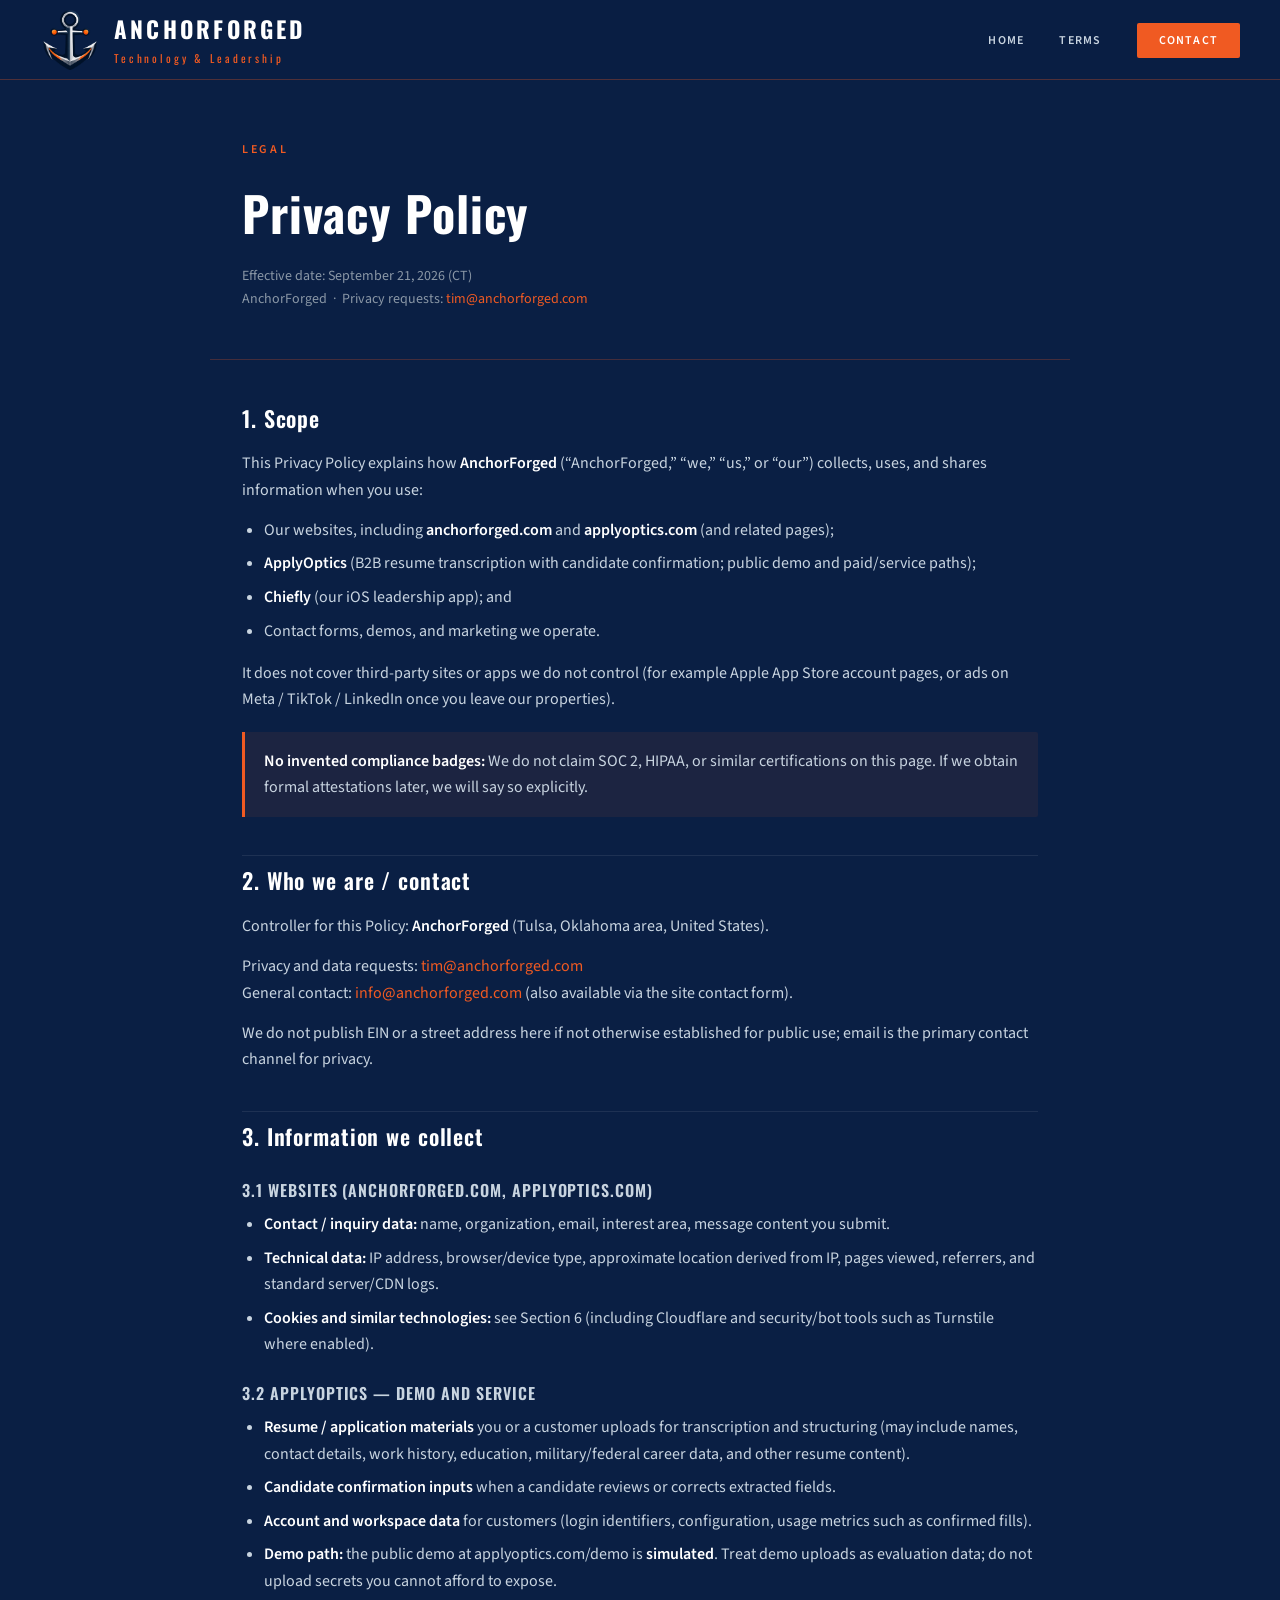
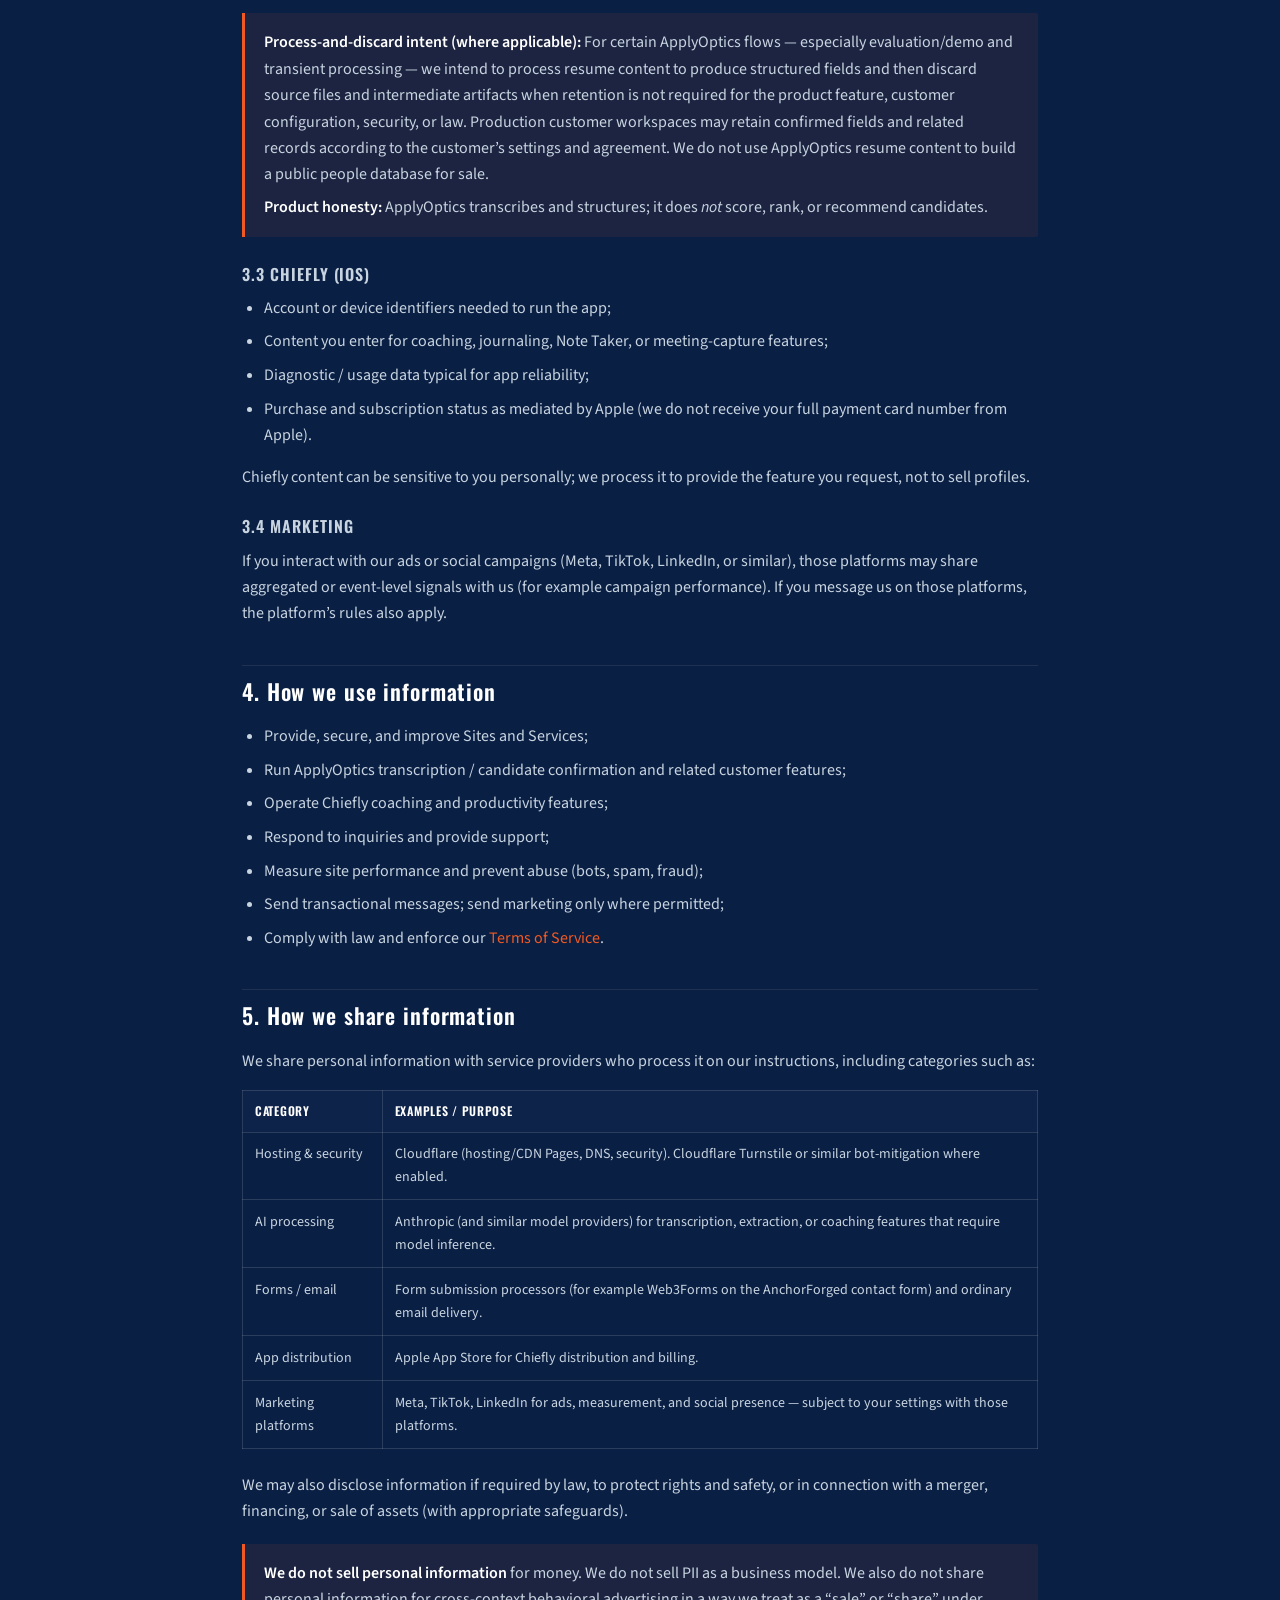
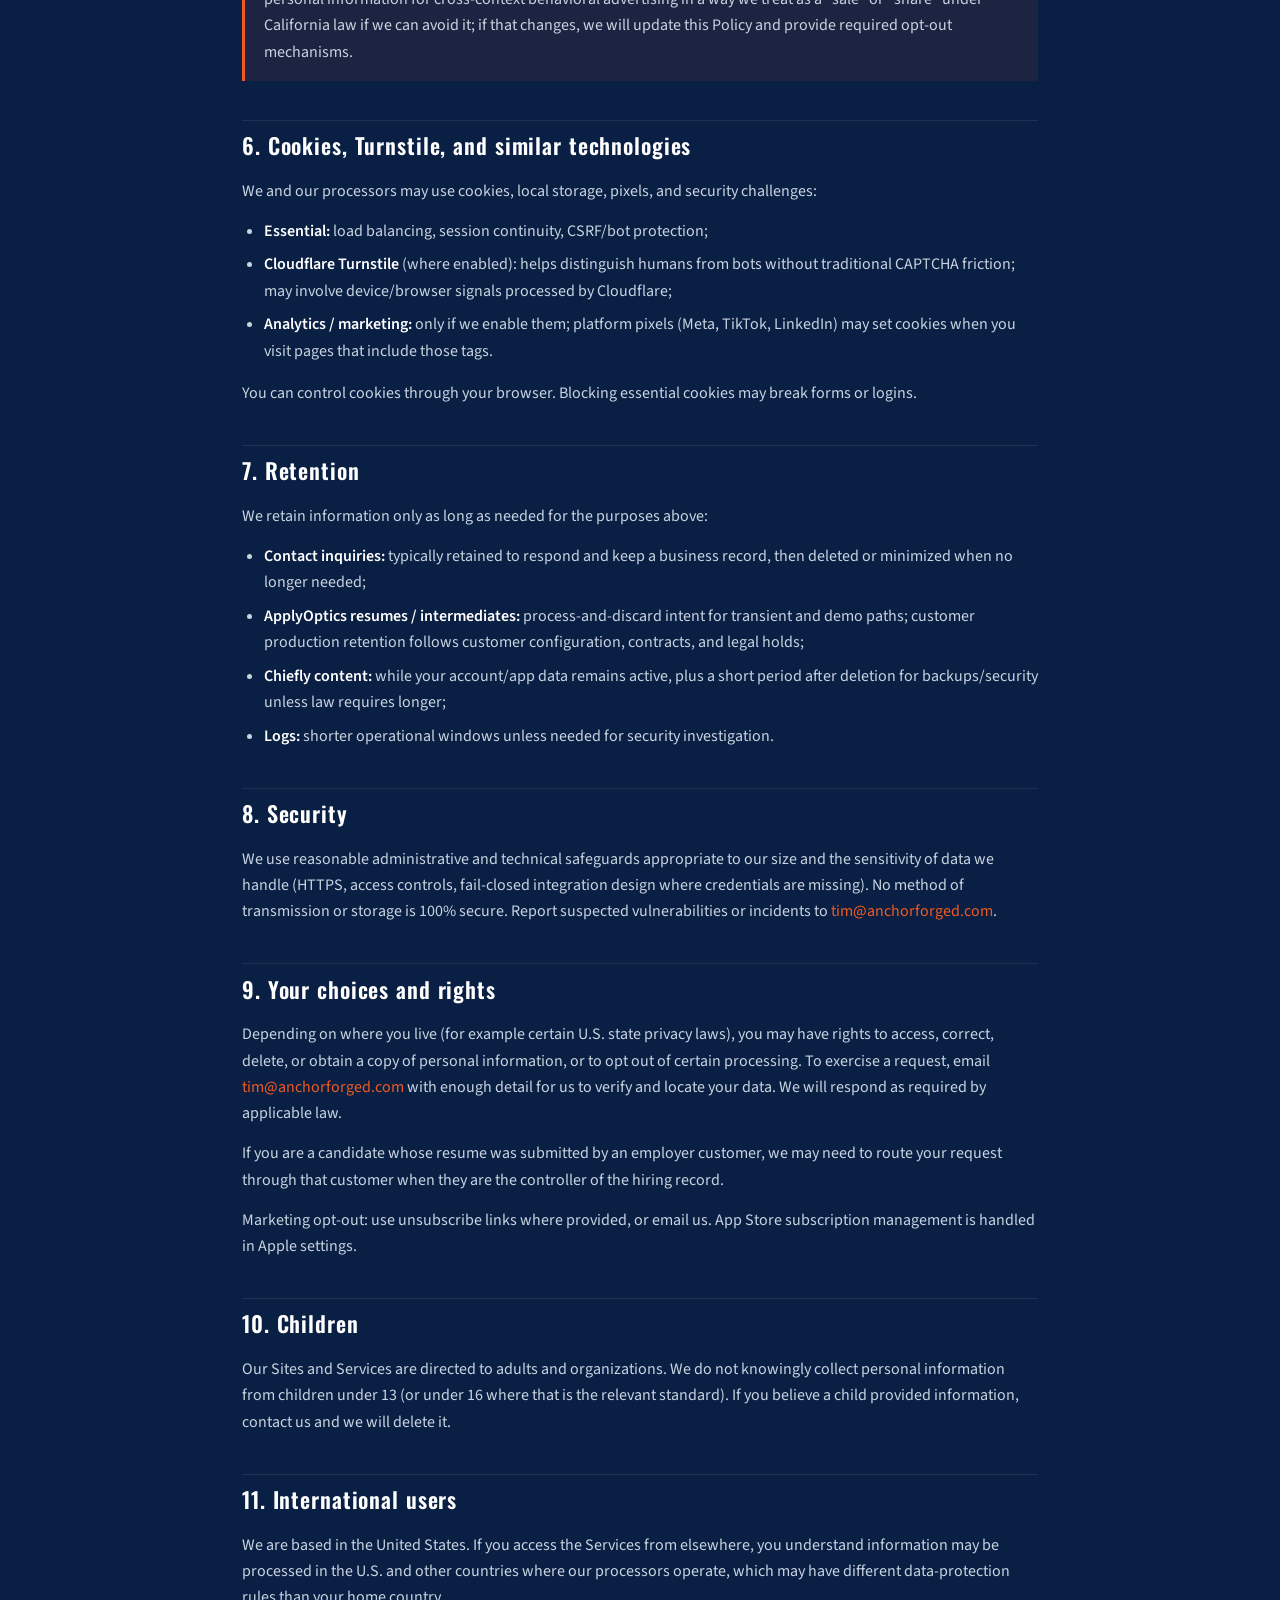
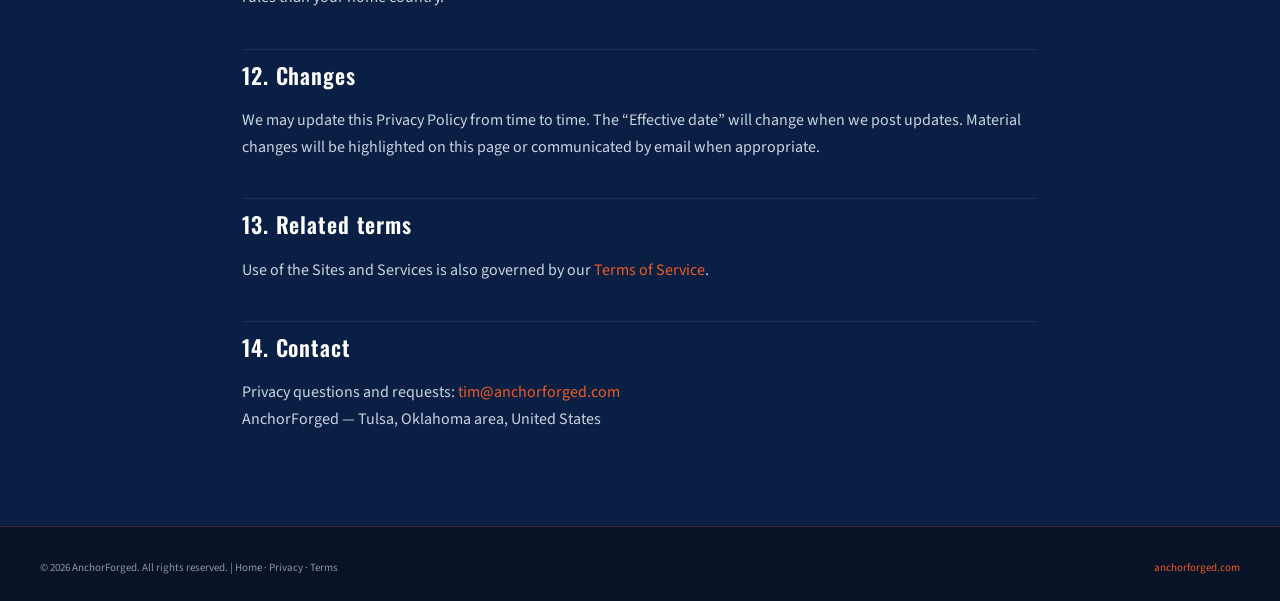
<file: privacy/index.html>
<!DOCTYPE html>
<html lang="en">
<head>
<meta charset="UTF-8">
<meta name="viewport" content="width=device-width, initial-scale=1.0">
<meta name="referrer" content="strict-origin-when-cross-origin">
<title>Privacy Policy | AnchorForged</title>
<meta name="description" content="Privacy Policy for AnchorForged websites, ApplyOptics, and Chiefly.">
<meta property="og:type" content="website">
<meta property="og:site_name" content="AnchorForged">
<meta property="og:url" content="https://anchorforged.com/privacy">
<meta property="og:title" content="Privacy Policy | AnchorForged">
<meta property="og:description" content="Privacy Policy for AnchorForged websites, ApplyOptics, and Chiefly.">
<meta property="og:image" content="https://anchorforged.com/brand/af-logo-stacked.png">
<link rel="canonical" href="https://anchorforged.com/privacy">
<link rel="icon" type="image/png" sizes="32x32" href="/brand/favicon-32.png">
<link rel="apple-touch-icon" href="/brand/apple-touch-icon.png">
<link href="https://fonts.googleapis.com/css2?family=Oswald:wght@400;500;600;700&family=Source+Sans+3:wght@300;400;600&display=swap" rel="stylesheet">
<style>
:root {
  --orange: #F05A22;
  --orange-dim: rgba(240,90,34,0.7);
  --orange-glow: rgba(240,90,34,0.15);
  --blue-deep: #0a1f44;
  --blue-mid: #0f274f;
  --blue-steel: #1e3f66;
  --steel: #8A97A6;
  --light-steel: #c8d4e0;
  --white: #ffffff;
  --charcoal: #111820;
}
*,*::before,*::after{box-sizing:border-box;margin:0;padding:0;}
html{scroll-behavior:smooth;}
body{
  font-family:'Source Sans 3',sans-serif;
  background:var(--blue-deep);
  color:var(--white);
  overflow-x:hidden;
  line-height:1.65;
}
nav{
  position:fixed;top:0;left:0;right:0;z-index:1000;
  background:rgba(10,31,68,0.92);
  backdrop-filter:blur(12px);
  border-bottom:1px solid rgba(240,90,34,0.3);
  padding:10px 2.5rem;
  display:flex;align-items:center;justify-content:space-between;
  height:80px;
}
.nav-brand{display:flex;align-items:center;gap:14px;text-decoration:none;}
.nav-name-block{display:flex;flex-direction:column;}
.nav-name{font-family:'Oswald',sans-serif;font-size:23px;font-weight:700;letter-spacing:0.14em;color:var(--white);}
.nav-sub{font-family:'Oswald',sans-serif;font-size:11px;font-weight:400;letter-spacing:0.26em;color:var(--orange);}
.nav-links{display:flex;align-items:center;gap:2.2rem;list-style:none;}
.nav-links a{font-size:12px;font-weight:600;letter-spacing:0.1em;text-transform:uppercase;color:var(--light-steel);text-decoration:none;transition:color 0.2s;}
.nav-links a:hover{color:var(--orange);}
.nav-cta{background:var(--orange)!important;color:var(--white)!important;padding:9px 22px;border-radius:2px;}
.nav-cta:hover{background:#c44518!important;}

.legal-hero{
  padding:140px 2rem 3rem;
  max-width:860px;margin:0 auto;
  border-bottom:1px solid rgba(240,90,34,0.25);
}
.section-label{
  font-size:12px;font-weight:600;letter-spacing:0.22em;text-transform:uppercase;
  color:var(--orange);margin-bottom:0.8rem;
}
.legal-hero h1{
  font-family:'Oswald',sans-serif;
  font-size:clamp(32px,5vw,48px);
  font-weight:700;letter-spacing:0.02em;
  margin-bottom:0.8rem;
}
.legal-meta{font-size:14px;color:var(--steel);}
.legal-meta a{color:var(--orange);text-decoration:none;}
.legal-meta a:hover{text-decoration:underline;}

.legal-body{
  max-width:860px;margin:0 auto;
  padding:2.5rem 2rem 5rem;
}
.legal-body h2{
  font-family:'Oswald',sans-serif;
  font-size:22px;font-weight:600;letter-spacing:0.04em;
  color:var(--white);margin:2.4rem 0 0.9rem;
  padding-top:0.4rem;
  border-top:1px solid rgba(138,151,166,0.15);
}
.legal-body h2:first-of-type{border-top:none;margin-top:0;padding-top:0;}
.legal-body h3{
  font-family:'Oswald',sans-serif;
  font-size:16px;font-weight:600;letter-spacing:0.06em;
  color:var(--light-steel);margin:1.4rem 0 0.5rem;text-transform:uppercase;
}
.legal-body p,.legal-body li{font-size:16px;color:var(--light-steel);margin-bottom:0.85rem;}
.legal-body ul{padding-left:1.35rem;margin-bottom:1rem;}
.legal-body li{margin-bottom:0.45rem;}
.legal-body a{color:var(--orange);text-decoration:none;}
.legal-body a:hover{text-decoration:underline;}
.legal-body strong{color:var(--white);font-weight:600;}
.callout{
  background:rgba(240,90,34,0.08);
  border-left:3px solid var(--orange);
  padding:1rem 1.2rem;margin:1.2rem 0 1.5rem;
  border-radius:0 2px 2px 0;
}
.callout p{margin-bottom:0.4rem;}
.callout p:last-child{margin-bottom:0;}
table{
  width:100%;border-collapse:collapse;margin:1rem 0 1.4rem;
  font-size:14px;
}
th,td{
  border:1px solid rgba(138,151,166,0.25);
  padding:0.65rem 0.75rem;text-align:left;vertical-align:top;
  color:var(--light-steel);
}
th{font-family:'Oswald',sans-serif;font-weight:600;letter-spacing:0.06em;text-transform:uppercase;color:var(--white);background:rgba(15,39,79,0.6);font-size:12px;}

footer{
  border-top:1px solid rgba(240,90,34,0.25);
  background:rgba(8,18,40,0.95);
  padding:2rem 2.5rem 1.5rem;
}
.footer-bottom{
  max-width:1200px;margin:0 auto;
  display:flex;justify-content:space-between;align-items:center;
  font-size:11px;color:var(--steel);flex-wrap:wrap;gap:0.8rem;
}
.footer-bottom a{color:var(--steel);text-decoration:none;}
.footer-bottom a:hover{color:var(--orange);}
@media(max-width:700px){
  nav{padding:10px 1.2rem;}
  .nav-sub,.nav-links li:not(:last-child){display:none;}
  .nav-name{font-size:18px;}
  table{font-size:13px;}
}
</style>
</head>
<body>
<nav>
  <a href="/" class="nav-brand">
    <img src="/brand/af-logo-icon.png" width="60" height="60" alt="AnchorForged" style="width:60px;height:60px;object-fit:contain;flex-shrink:0;">
    <div class="nav-name-block">
      <span class="nav-name">ANCHORFORGED</span>
      <span class="nav-sub">Technology &amp; Leadership</span>
    </div>
  </a>
  <ul class="nav-links">
    <li><a href="/">Home</a></li>
    <li><a href="/terms">Terms</a></li>
    <li><a href="mailto:tim@anchorforged.com" class="nav-cta">Contact</a></li>
  </ul>
</nav>

<header class="legal-hero">
  <div class="section-label">Legal</div>
  <h1>Privacy Policy</h1>
  <p class="legal-meta">
    Effective date: September 21, 2026 (CT)<br>
    AnchorForged &nbsp;·&nbsp; Privacy requests: <a href="mailto:tim@anchorforged.com">tim@anchorforged.com</a>
  </p>
</header>

<main class="legal-body">
  <h2>1. Scope</h2>
  <p>This Privacy Policy explains how <strong>AnchorForged</strong> (“AnchorForged,” “we,” “us,” or “our”) collects, uses, and shares information when you use:</p>
  <ul>
    <li>Our websites, including <strong>anchorforged.com</strong> and <strong>applyoptics.com</strong> (and related pages);</li>
    <li><strong>ApplyOptics</strong> (B2B resume transcription with candidate confirmation; public demo and paid/service paths);</li>
    <li><strong>Chiefly</strong> (our iOS leadership app); and</li>
    <li>Contact forms, demos, and marketing we operate.</li>
  </ul>
  <p>It does not cover third-party sites or apps we do not control (for example Apple App Store account pages, or ads on Meta / TikTok / LinkedIn once you leave our properties).</p>
  <div class="callout">
    <p><strong>No invented compliance badges:</strong> We do not claim SOC 2, HIPAA, or similar certifications on this page. If we obtain formal attestations later, we will say so explicitly.</p>
  </div>

  <h2>2. Who we are / contact</h2>
  <p>Controller for this Policy: <strong>AnchorForged</strong> (Tulsa, Oklahoma area, United States).</p>
  <p>Privacy and data requests: <a href="mailto:tim@anchorforged.com">tim@anchorforged.com</a><br>
  General contact: <a href="mailto:info@anchorforged.com">info@anchorforged.com</a> (also available via the site contact form).</p>
  <p>We do not publish EIN or a street address here if not otherwise established for public use; email is the primary contact channel for privacy.</p>

  <h2>3. Information we collect</h2>
  <h3>3.1 Websites (anchorforged.com, applyoptics.com)</h3>
  <ul>
    <li><strong>Contact / inquiry data:</strong> name, organization, email, interest area, message content you submit.</li>
    <li><strong>Technical data:</strong> IP address, browser/device type, approximate location derived from IP, pages viewed, referrers, and standard server/CDN logs.</li>
    <li><strong>Cookies and similar technologies:</strong> see Section 6 (including Cloudflare and security/bot tools such as Turnstile where enabled).</li>
  </ul>

  <h3>3.2 ApplyOptics — demo and service</h3>
  <ul>
    <li><strong>Resume / application materials</strong> you or a customer uploads for transcription and structuring (may include names, contact details, work history, education, military/federal career data, and other resume content).</li>
    <li><strong>Candidate confirmation inputs</strong> when a candidate reviews or corrects extracted fields.</li>
    <li><strong>Account and workspace data</strong> for customers (login identifiers, configuration, usage metrics such as confirmed fills).</li>
    <li><strong>Demo path:</strong> the public demo at applyoptics.com/demo is <strong>simulated</strong>. Treat demo uploads as evaluation data; do not upload secrets you cannot afford to expose.</li>
  </ul>
  <div class="callout">
    <p><strong>Process-and-discard intent (where applicable):</strong> For certain ApplyOptics flows — especially evaluation/demo and transient processing — we intend to process resume content to produce structured fields and then discard source files and intermediate artifacts when retention is not required for the product feature, customer configuration, security, or law. Production customer workspaces may retain confirmed fields and related records according to the customer’s settings and agreement. We do not use ApplyOptics resume content to build a public people database for sale.</p>
    <p><strong>Product honesty:</strong> ApplyOptics transcribes and structures; it does <em>not</em> score, rank, or recommend candidates.</p>
  </div>

  <h3>3.3 Chiefly (iOS)</h3>
  <ul>
    <li>Account or device identifiers needed to run the app;</li>
    <li>Content you enter for coaching, journaling, Note Taker, or meeting-capture features;</li>
    <li>Diagnostic / usage data typical for app reliability;</li>
    <li>Purchase and subscription status as mediated by Apple (we do not receive your full payment card number from Apple).</li>
  </ul>
  <p>Chiefly content can be sensitive to you personally; we process it to provide the feature you request, not to sell profiles.</p>

  <h3>3.4 Marketing</h3>
  <p>If you interact with our ads or social campaigns (Meta, TikTok, LinkedIn, or similar), those platforms may share aggregated or event-level signals with us (for example campaign performance). If you message us on those platforms, the platform’s rules also apply.</p>

  <h2>4. How we use information</h2>
  <ul>
    <li>Provide, secure, and improve Sites and Services;</li>
    <li>Run ApplyOptics transcription / candidate confirmation and related customer features;</li>
    <li>Operate Chiefly coaching and productivity features;</li>
    <li>Respond to inquiries and provide support;</li>
    <li>Measure site performance and prevent abuse (bots, spam, fraud);</li>
    <li>Send transactional messages; send marketing only where permitted;</li>
    <li>Comply with law and enforce our <a href="/terms">Terms of Service</a>.</li>
  </ul>

  <h2>5. How we share information</h2>
  <p>We share personal information with service providers who process it on our instructions, including categories such as:</p>
  <table>
    <thead><tr><th>Category</th><th>Examples / purpose</th></tr></thead>
    <tbody>
      <tr><td>Hosting &amp; security</td><td>Cloudflare (hosting/CDN Pages, DNS, security). Cloudflare Turnstile or similar bot-mitigation where enabled.</td></tr>
      <tr><td>AI processing</td><td>Anthropic (and similar model providers) for transcription, extraction, or coaching features that require model inference.</td></tr>
      <tr><td>Forms / email</td><td>Form submission processors (for example Web3Forms on the AnchorForged contact form) and ordinary email delivery.</td></tr>
      <tr><td>App distribution</td><td>Apple App Store for Chiefly distribution and billing.</td></tr>
      <tr><td>Marketing platforms</td><td>Meta, TikTok, LinkedIn for ads, measurement, and social presence — subject to your settings with those platforms.</td></tr>
    </tbody>
  </table>
  <p>We may also disclose information if required by law, to protect rights and safety, or in connection with a merger, financing, or sale of assets (with appropriate safeguards).</p>
  <div class="callout">
    <p><strong>We do not sell personal information</strong> for money. We do not sell PII as a business model. We also do not share personal information for cross-context behavioral advertising in a way we treat as a “sale” or “share” under California law if we can avoid it; if that changes, we will update this Policy and provide required opt-out mechanisms.</p>
  </div>

  <h2>6. Cookies, Turnstile, and similar technologies</h2>
  <p>We and our processors may use cookies, local storage, pixels, and security challenges:</p>
  <ul>
    <li><strong>Essential:</strong> load balancing, session continuity, CSRF/bot protection;</li>
    <li><strong>Cloudflare Turnstile</strong> (where enabled): helps distinguish humans from bots without traditional CAPTCHA friction; may involve device/browser signals processed by Cloudflare;</li>
    <li><strong>Analytics / marketing:</strong> only if we enable them; platform pixels (Meta, TikTok, LinkedIn) may set cookies when you visit pages that include those tags.</li>
  </ul>
  <p>You can control cookies through your browser. Blocking essential cookies may break forms or logins.</p>

  <h2>7. Retention</h2>
  <p>We retain information only as long as needed for the purposes above:</p>
  <ul>
    <li><strong>Contact inquiries:</strong> typically retained to respond and keep a business record, then deleted or minimized when no longer needed;</li>
    <li><strong>ApplyOptics resumes / intermediates:</strong> process-and-discard intent for transient and demo paths; customer production retention follows customer configuration, contracts, and legal holds;</li>
    <li><strong>Chiefly content:</strong> while your account/app data remains active, plus a short period after deletion for backups/security unless law requires longer;</li>
    <li><strong>Logs:</strong> shorter operational windows unless needed for security investigation.</li>
  </ul>

  <h2>8. Security</h2>
  <p>We use reasonable administrative and technical safeguards appropriate to our size and the sensitivity of data we handle (HTTPS, access controls, fail-closed integration design where credentials are missing). No method of transmission or storage is 100% secure. Report suspected vulnerabilities or incidents to <a href="mailto:tim@anchorforged.com">tim@anchorforged.com</a>.</p>

  <h2>9. Your choices and rights</h2>
  <p>Depending on where you live (for example certain U.S. state privacy laws), you may have rights to access, correct, delete, or obtain a copy of personal information, or to opt out of certain processing. To exercise a request, email <a href="mailto:tim@anchorforged.com">tim@anchorforged.com</a> with enough detail for us to verify and locate your data. We will respond as required by applicable law.</p>
  <p>If you are a candidate whose resume was submitted by an employer customer, we may need to route your request through that customer when they are the controller of the hiring record.</p>
  <p>Marketing opt-out: use unsubscribe links where provided, or email us. App Store subscription management is handled in Apple settings.</p>

  <h2>10. Children</h2>
  <p>Our Sites and Services are directed to adults and organizations. We do not knowingly collect personal information from children under 13 (or under 16 where that is the relevant standard). If you believe a child provided information, contact us and we will delete it.</p>

  <h2>11. International users</h2>
  <p>We are based in the United States. If you access the Services from elsewhere, you understand information may be processed in the U.S. and other countries where our processors operate, which may have different data-protection rules than your home country.</p>

  <h2>12. Changes</h2>
  <p>We may update this Privacy Policy from time to time. The “Effective date” will change when we post updates. Material changes will be highlighted on this page or communicated by email when appropriate.</p>

  <h2>13. Related terms</h2>
  <p>Use of the Sites and Services is also governed by our <a href="/terms">Terms of Service</a>.</p>

  <h2>14. Contact</h2>
  <p>Privacy questions and requests: <a href="mailto:tim@anchorforged.com">tim@anchorforged.com</a><br>
  AnchorForged — Tulsa, Oklahoma area, United States</p>
</main>

<footer>
  <div class="footer-bottom">
    <div>&copy; 2026 AnchorForged. All rights reserved. | <a href="/">Home</a> · <a href="/privacy">Privacy</a> · <a href="/terms">Terms</a></div>
    <div style="color:var(--orange);font-size:11px;">anchorforged.com</div>
  </div>
</footer>
</body>
</html>
</file>
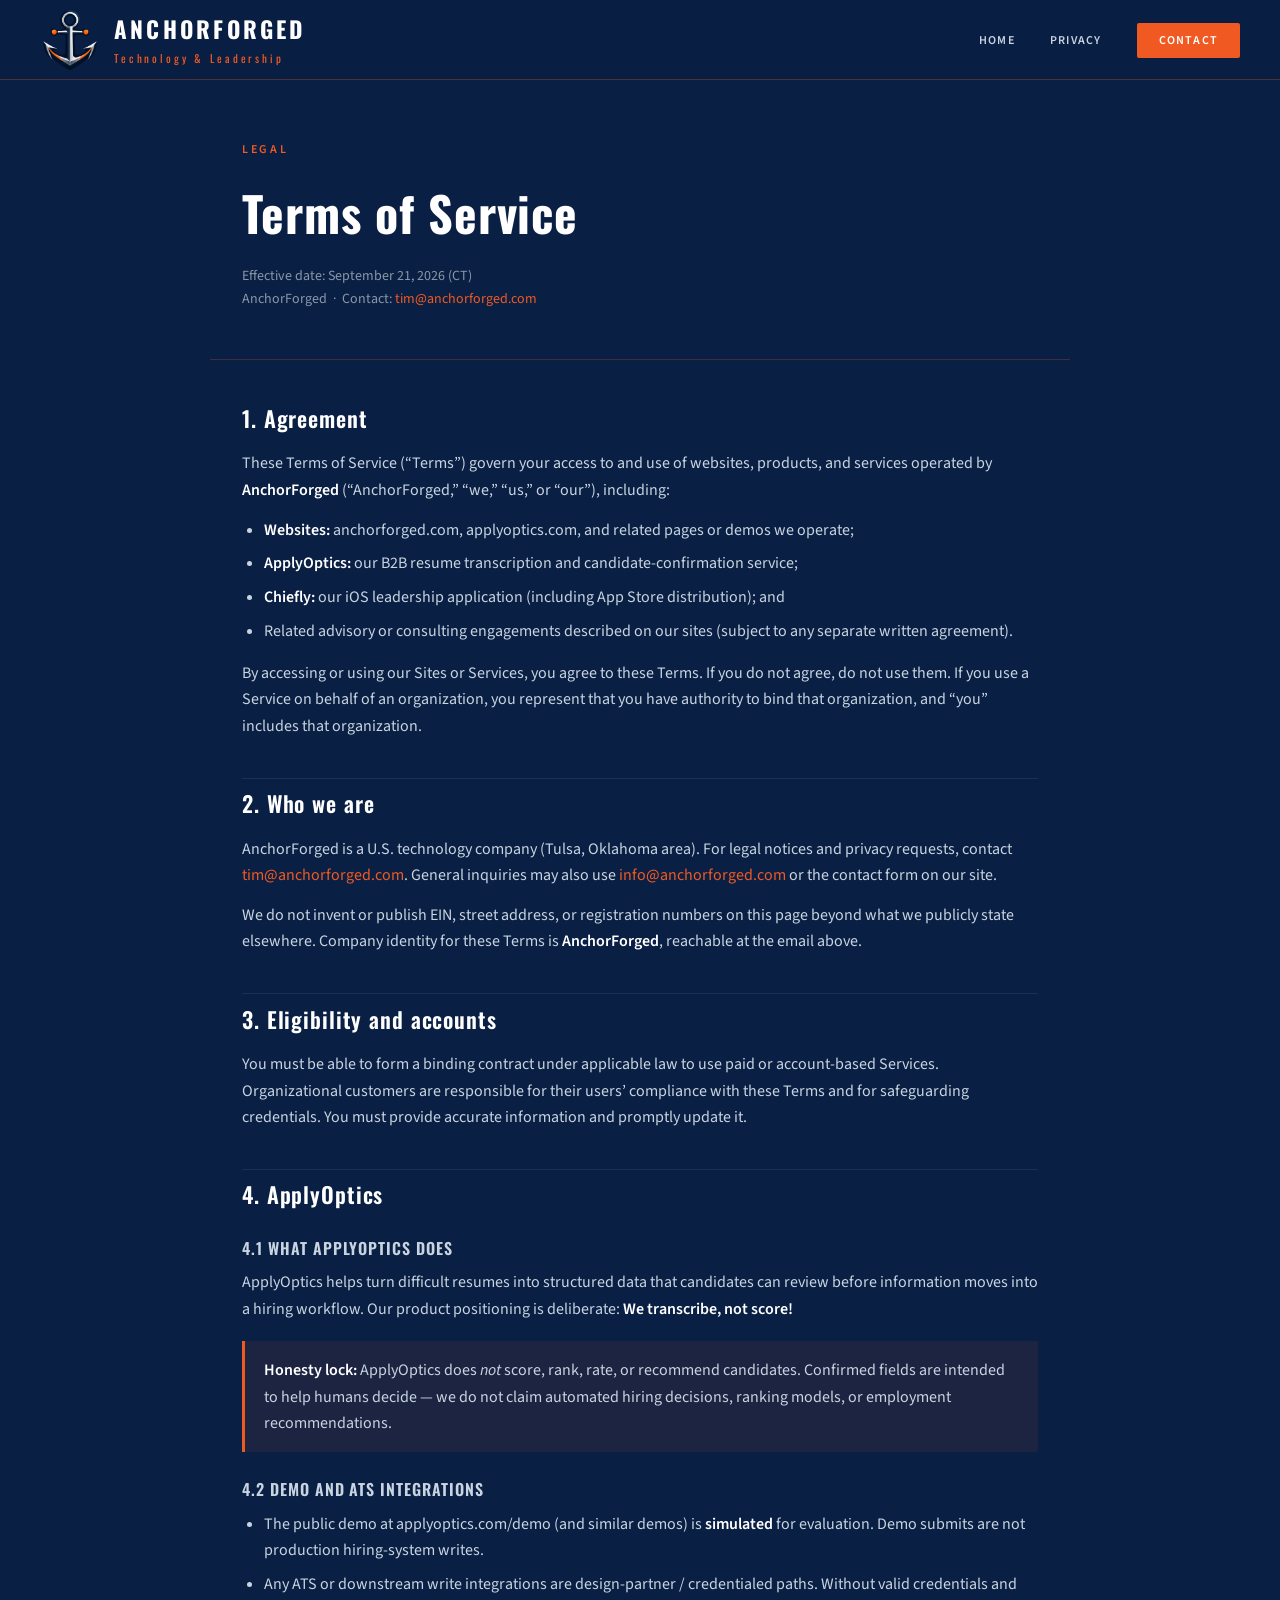
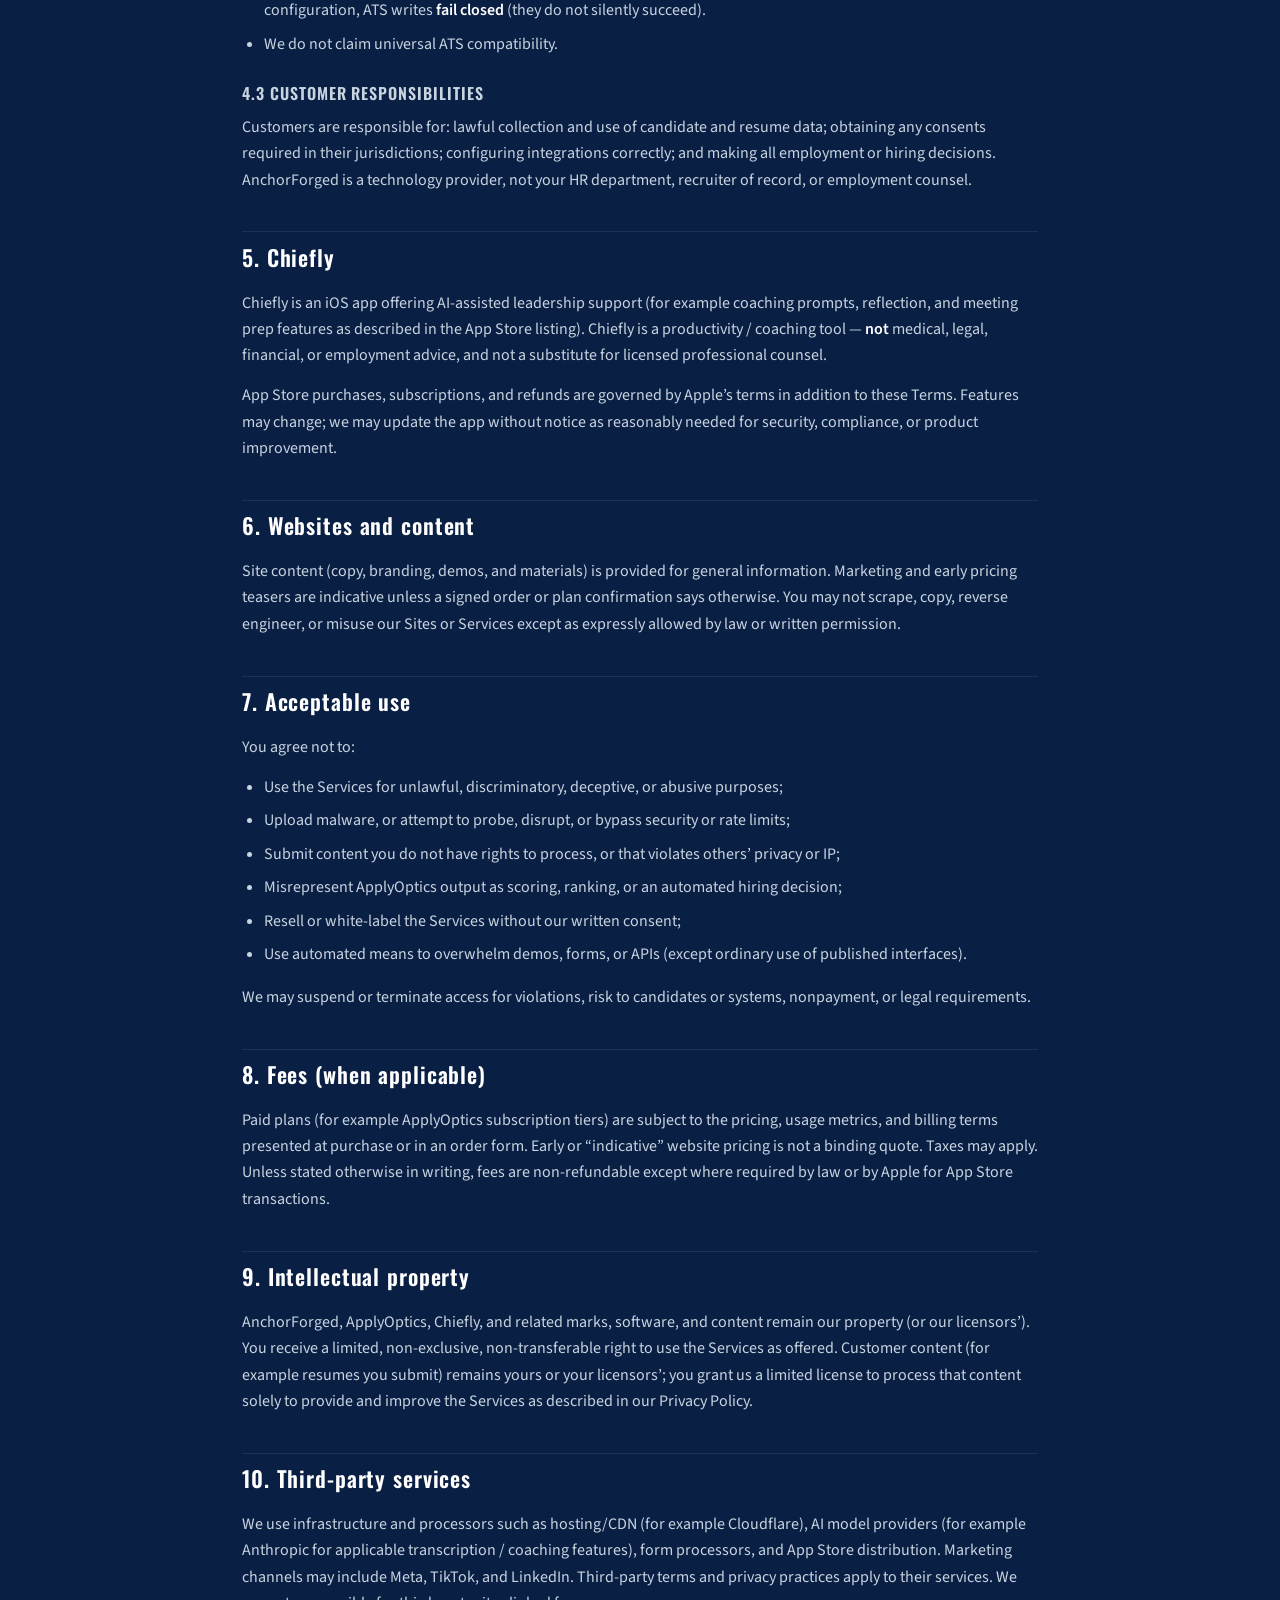
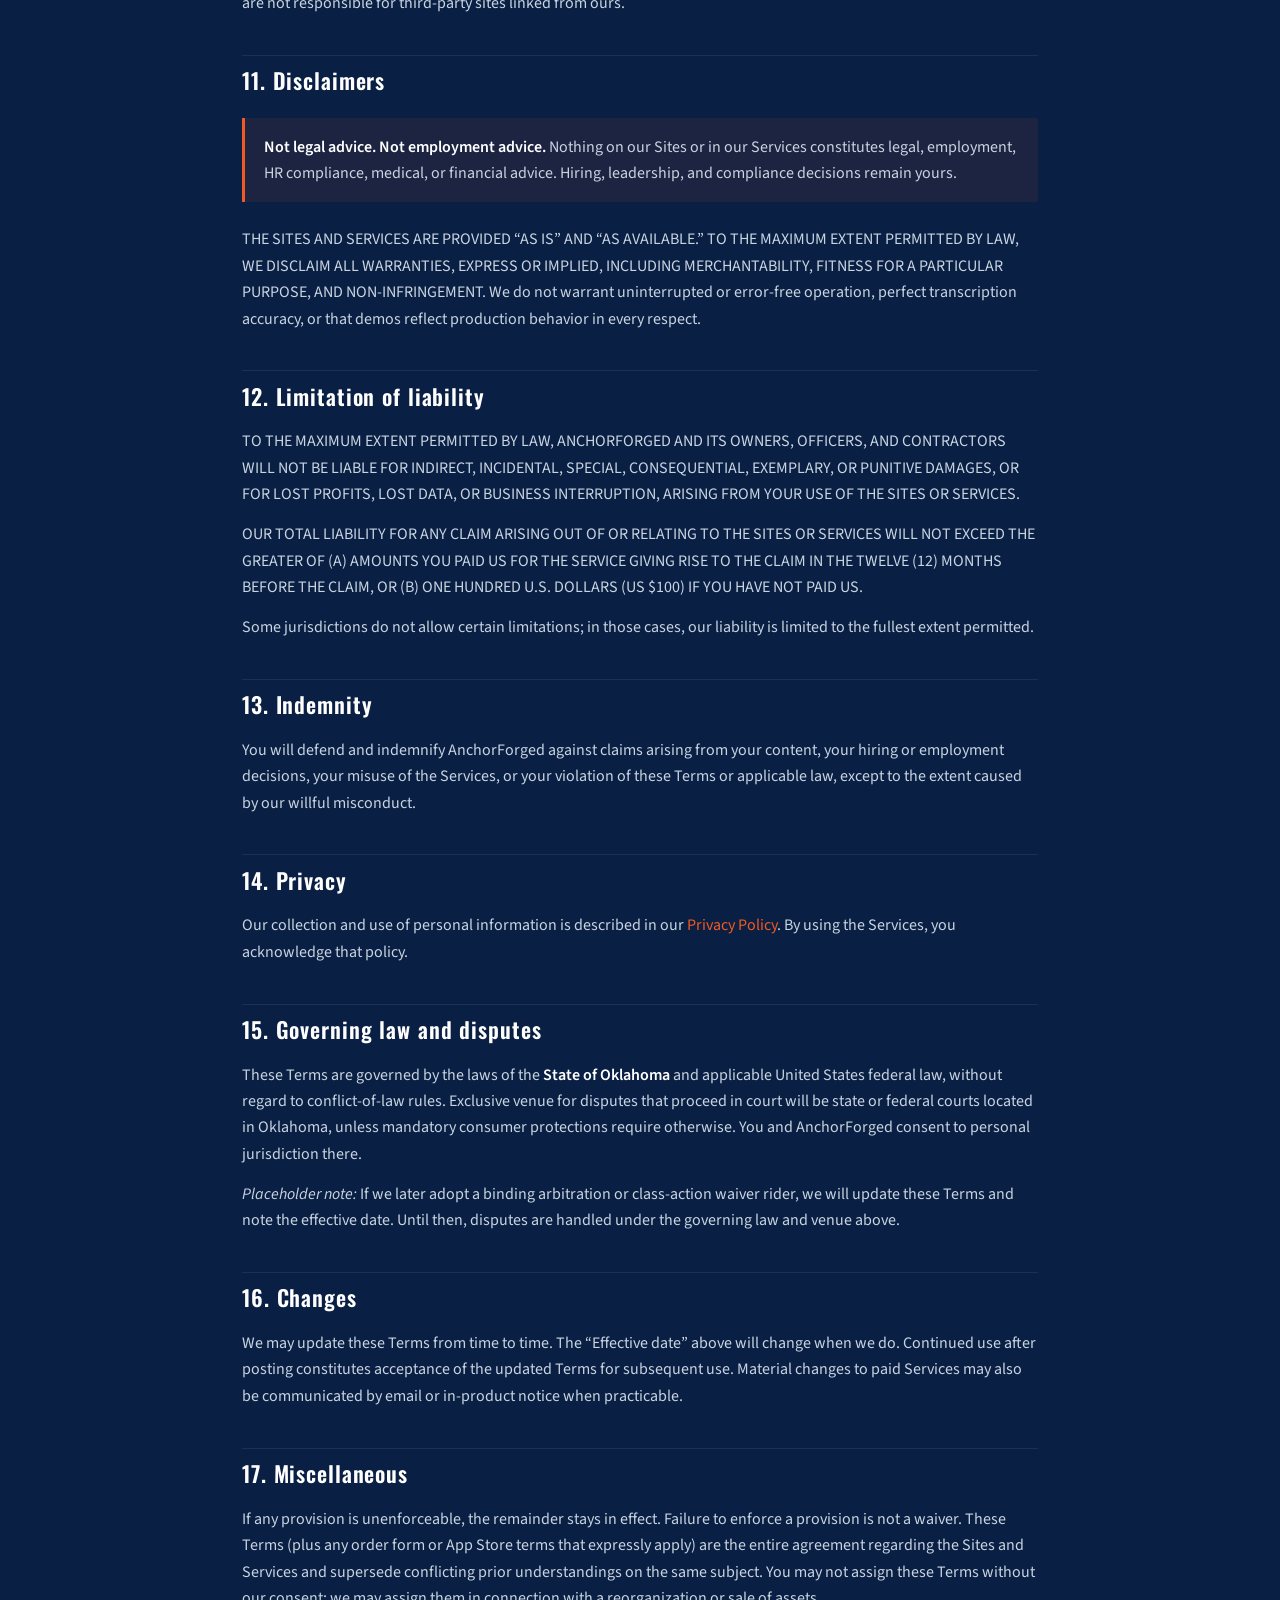
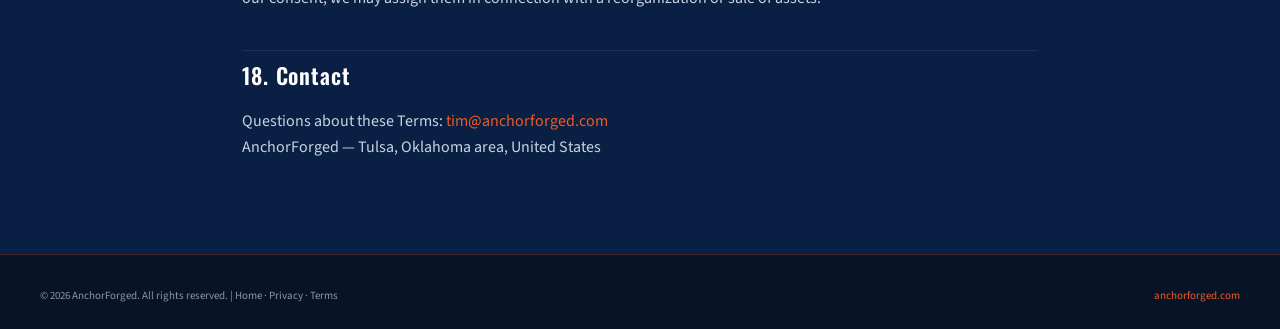
<file: terms/index.html>
<!DOCTYPE html>
<html lang="en">
<head>
<meta charset="UTF-8">
<meta name="viewport" content="width=device-width, initial-scale=1.0">
<meta name="referrer" content="strict-origin-when-cross-origin">
<title>Terms of Service | AnchorForged</title>
<meta name="description" content="Terms of Service for AnchorForged websites, ApplyOptics, and Chiefly.">
<meta property="og:type" content="website">
<meta property="og:site_name" content="AnchorForged">
<meta property="og:url" content="https://anchorforged.com/terms">
<meta property="og:title" content="Terms of Service | AnchorForged">
<meta property="og:description" content="Terms of Service for AnchorForged websites, ApplyOptics, and Chiefly.">
<meta property="og:image" content="https://anchorforged.com/brand/af-logo-stacked.png">
<link rel="canonical" href="https://anchorforged.com/terms">
<link rel="icon" type="image/png" sizes="32x32" href="/brand/favicon-32.png">
<link rel="apple-touch-icon" href="/brand/apple-touch-icon.png">
<link href="https://fonts.googleapis.com/css2?family=Oswald:wght@400;500;600;700&family=Source+Sans+3:wght@300;400;600&display=swap" rel="stylesheet">
<style>
:root {
  --orange: #F05A22;
  --orange-dim: rgba(240,90,34,0.7);
  --orange-glow: rgba(240,90,34,0.15);
  --blue-deep: #0a1f44;
  --blue-mid: #0f274f;
  --blue-steel: #1e3f66;
  --steel: #8A97A6;
  --light-steel: #c8d4e0;
  --white: #ffffff;
  --charcoal: #111820;
}
*,*::before,*::after{box-sizing:border-box;margin:0;padding:0;}
html{scroll-behavior:smooth;}
body{
  font-family:'Source Sans 3',sans-serif;
  background:var(--blue-deep);
  color:var(--white);
  overflow-x:hidden;
  line-height:1.65;
}
nav{
  position:fixed;top:0;left:0;right:0;z-index:1000;
  background:rgba(10,31,68,0.92);
  backdrop-filter:blur(12px);
  border-bottom:1px solid rgba(240,90,34,0.3);
  padding:10px 2.5rem;
  display:flex;align-items:center;justify-content:space-between;
  height:80px;
}
.nav-brand{display:flex;align-items:center;gap:14px;text-decoration:none;}
.nav-name-block{display:flex;flex-direction:column;}
.nav-name{font-family:'Oswald',sans-serif;font-size:23px;font-weight:700;letter-spacing:0.14em;color:var(--white);}
.nav-sub{font-family:'Oswald',sans-serif;font-size:11px;font-weight:400;letter-spacing:0.26em;color:var(--orange);}
.nav-links{display:flex;align-items:center;gap:2.2rem;list-style:none;}
.nav-links a{font-size:12px;font-weight:600;letter-spacing:0.1em;text-transform:uppercase;color:var(--light-steel);text-decoration:none;transition:color 0.2s;}
.nav-links a:hover{color:var(--orange);}
.nav-cta{background:var(--orange)!important;color:var(--white)!important;padding:9px 22px;border-radius:2px;}
.nav-cta:hover{background:#c44518!important;}

.legal-hero{
  padding:140px 2rem 3rem;
  max-width:860px;margin:0 auto;
  border-bottom:1px solid rgba(240,90,34,0.25);
}
.section-label{
  font-size:12px;font-weight:600;letter-spacing:0.22em;text-transform:uppercase;
  color:var(--orange);margin-bottom:0.8rem;
}
.legal-hero h1{
  font-family:'Oswald',sans-serif;
  font-size:clamp(32px,5vw,48px);
  font-weight:700;letter-spacing:0.02em;
  margin-bottom:0.8rem;
}
.legal-meta{font-size:14px;color:var(--steel);}
.legal-meta a{color:var(--orange);text-decoration:none;}
.legal-meta a:hover{text-decoration:underline;}

.legal-body{
  max-width:860px;margin:0 auto;
  padding:2.5rem 2rem 5rem;
}
.legal-body h2{
  font-family:'Oswald',sans-serif;
  font-size:22px;font-weight:600;letter-spacing:0.04em;
  color:var(--white);margin:2.4rem 0 0.9rem;
  padding-top:0.4rem;
  border-top:1px solid rgba(138,151,166,0.15);
}
.legal-body h2:first-of-type{border-top:none;margin-top:0;padding-top:0;}
.legal-body h3{
  font-family:'Oswald',sans-serif;
  font-size:16px;font-weight:600;letter-spacing:0.06em;
  color:var(--light-steel);margin:1.4rem 0 0.5rem;text-transform:uppercase;
}
.legal-body p,.legal-body li{font-size:16px;color:var(--light-steel);margin-bottom:0.85rem;}
.legal-body ul{padding-left:1.35rem;margin-bottom:1rem;}
.legal-body li{margin-bottom:0.45rem;}
.legal-body a{color:var(--orange);text-decoration:none;}
.legal-body a:hover{text-decoration:underline;}
.legal-body strong{color:var(--white);font-weight:600;}
.callout{
  background:rgba(240,90,34,0.08);
  border-left:3px solid var(--orange);
  padding:1rem 1.2rem;margin:1.2rem 0 1.5rem;
  border-radius:0 2px 2px 0;
}
.callout p{margin-bottom:0.4rem;}
.callout p:last-child{margin-bottom:0;}

footer{
  border-top:1px solid rgba(240,90,34,0.25);
  background:rgba(8,18,40,0.95);
  padding:2rem 2.5rem 1.5rem;
}
.footer-bottom{
  max-width:1200px;margin:0 auto;
  display:flex;justify-content:space-between;align-items:center;
  font-size:11px;color:var(--steel);flex-wrap:wrap;gap:0.8rem;
}
.footer-bottom a{color:var(--steel);text-decoration:none;}
.footer-bottom a:hover{color:var(--orange);}
@media(max-width:700px){
  nav{padding:10px 1.2rem;}
  .nav-sub,.nav-links li:not(:last-child){display:none;}
  .nav-name{font-size:18px;}
}
</style>
</head>
<body>
<nav>
  <a href="/" class="nav-brand">
    <img src="/brand/af-logo-icon.png" width="60" height="60" alt="AnchorForged" style="width:60px;height:60px;object-fit:contain;flex-shrink:0;">
    <div class="nav-name-block">
      <span class="nav-name">ANCHORFORGED</span>
      <span class="nav-sub">Technology &amp; Leadership</span>
    </div>
  </a>
  <ul class="nav-links">
    <li><a href="/">Home</a></li>
    <li><a href="/privacy">Privacy</a></li>
    <li><a href="mailto:tim@anchorforged.com" class="nav-cta">Contact</a></li>
  </ul>
</nav>

<header class="legal-hero">
  <div class="section-label">Legal</div>
  <h1>Terms of Service</h1>
  <p class="legal-meta">
    Effective date: September 21, 2026 (CT)<br>
    AnchorForged &nbsp;·&nbsp; Contact: <a href="mailto:tim@anchorforged.com">tim@anchorforged.com</a>
  </p>
</header>

<main class="legal-body">
  <h2>1. Agreement</h2>
  <p>These Terms of Service (“Terms”) govern your access to and use of websites, products, and services operated by <strong>AnchorForged</strong> (“AnchorForged,” “we,” “us,” or “our”), including:</p>
  <ul>
    <li><strong>Websites:</strong> anchorforged.com, applyoptics.com, and related pages or demos we operate;</li>
    <li><strong>ApplyOptics:</strong> our B2B resume transcription and candidate-confirmation service;</li>
    <li><strong>Chiefly:</strong> our iOS leadership application (including App Store distribution); and</li>
    <li>Related advisory or consulting engagements described on our sites (subject to any separate written agreement).</li>
  </ul>
  <p>By accessing or using our Sites or Services, you agree to these Terms. If you do not agree, do not use them. If you use a Service on behalf of an organization, you represent that you have authority to bind that organization, and “you” includes that organization.</p>

  <h2>2. Who we are</h2>
  <p>AnchorForged is a U.S. technology company (Tulsa, Oklahoma area). For legal notices and privacy requests, contact <a href="mailto:tim@anchorforged.com">tim@anchorforged.com</a>. General inquiries may also use <a href="mailto:info@anchorforged.com">info@anchorforged.com</a> or the contact form on our site.</p>
  <p>We do not invent or publish EIN, street address, or registration numbers on this page beyond what we publicly state elsewhere. Company identity for these Terms is <strong>AnchorForged</strong>, reachable at the email above.</p>

  <h2>3. Eligibility and accounts</h2>
  <p>You must be able to form a binding contract under applicable law to use paid or account-based Services. Organizational customers are responsible for their users’ compliance with these Terms and for safeguarding credentials. You must provide accurate information and promptly update it.</p>

  <h2>4. ApplyOptics</h2>
  <h3>4.1 What ApplyOptics does</h3>
  <p>ApplyOptics helps turn difficult resumes into structured data that candidates can review before information moves into a hiring workflow. Our product positioning is deliberate: <strong>We transcribe, not score!</strong></p>
  <div class="callout">
    <p><strong>Honesty lock:</strong> ApplyOptics does <em>not</em> score, rank, rate, or recommend candidates. Confirmed fields are intended to help humans decide — we do not claim automated hiring decisions, ranking models, or employment recommendations.</p>
  </div>
  <h3>4.2 Demo and ATS integrations</h3>
  <ul>
    <li>The public demo at applyoptics.com/demo (and similar demos) is <strong>simulated</strong> for evaluation. Demo submits are not production hiring-system writes.</li>
    <li>Any ATS or downstream write integrations are design-partner / credentialed paths. Without valid credentials and configuration, ATS writes <strong>fail closed</strong> (they do not silently succeed).</li>
    <li>We do not claim universal ATS compatibility.</li>
  </ul>
  <h3>4.3 Customer responsibilities</h3>
  <p>Customers are responsible for: lawful collection and use of candidate and resume data; obtaining any consents required in their jurisdictions; configuring integrations correctly; and making all employment or hiring decisions. AnchorForged is a technology provider, not your HR department, recruiter of record, or employment counsel.</p>

  <h2>5. Chiefly</h2>
  <p>Chiefly is an iOS app offering AI-assisted leadership support (for example coaching prompts, reflection, and meeting prep features as described in the App Store listing). Chiefly is a productivity / coaching tool — <strong>not</strong> medical, legal, financial, or employment advice, and not a substitute for licensed professional counsel.</p>
  <p>App Store purchases, subscriptions, and refunds are governed by Apple’s terms in addition to these Terms. Features may change; we may update the app without notice as reasonably needed for security, compliance, or product improvement.</p>

  <h2>6. Websites and content</h2>
  <p>Site content (copy, branding, demos, and materials) is provided for general information. Marketing and early pricing teasers are indicative unless a signed order or plan confirmation says otherwise. You may not scrape, copy, reverse engineer, or misuse our Sites or Services except as expressly allowed by law or written permission.</p>

  <h2>7. Acceptable use</h2>
  <p>You agree not to:</p>
  <ul>
    <li>Use the Services for unlawful, discriminatory, deceptive, or abusive purposes;</li>
    <li>Upload malware, or attempt to probe, disrupt, or bypass security or rate limits;</li>
    <li>Submit content you do not have rights to process, or that violates others’ privacy or IP;</li>
    <li>Misrepresent ApplyOptics output as scoring, ranking, or an automated hiring decision;</li>
    <li>Resell or white-label the Services without our written consent;</li>
    <li>Use automated means to overwhelm demos, forms, or APIs (except ordinary use of published interfaces).</li>
  </ul>
  <p>We may suspend or terminate access for violations, risk to candidates or systems, nonpayment, or legal requirements.</p>

  <h2>8. Fees (when applicable)</h2>
  <p>Paid plans (for example ApplyOptics subscription tiers) are subject to the pricing, usage metrics, and billing terms presented at purchase or in an order form. Early or “indicative” website pricing is not a binding quote. Taxes may apply. Unless stated otherwise in writing, fees are non-refundable except where required by law or by Apple for App Store transactions.</p>

  <h2>9. Intellectual property</h2>
  <p>AnchorForged, ApplyOptics, Chiefly, and related marks, software, and content remain our property (or our licensors’). You receive a limited, non-exclusive, non-transferable right to use the Services as offered. Customer content (for example resumes you submit) remains yours or your licensors’; you grant us a limited license to process that content solely to provide and improve the Services as described in our Privacy Policy.</p>

  <h2>10. Third-party services</h2>
  <p>We use infrastructure and processors such as hosting/CDN (for example Cloudflare), AI model providers (for example Anthropic for applicable transcription / coaching features), form processors, and App Store distribution. Marketing channels may include Meta, TikTok, and LinkedIn. Third-party terms and privacy practices apply to their services. We are not responsible for third-party sites linked from ours.</p>

  <h2>11. Disclaimers</h2>
  <div class="callout">
    <p><strong>Not legal advice. Not employment advice.</strong> Nothing on our Sites or in our Services constitutes legal, employment, HR compliance, medical, or financial advice. Hiring, leadership, and compliance decisions remain yours.</p>
  </div>
  <p>THE SITES AND SERVICES ARE PROVIDED “AS IS” AND “AS AVAILABLE.” TO THE MAXIMUM EXTENT PERMITTED BY LAW, WE DISCLAIM ALL WARRANTIES, EXPRESS OR IMPLIED, INCLUDING MERCHANTABILITY, FITNESS FOR A PARTICULAR PURPOSE, AND NON-INFRINGEMENT. We do not warrant uninterrupted or error-free operation, perfect transcription accuracy, or that demos reflect production behavior in every respect.</p>

  <h2>12. Limitation of liability</h2>
  <p>TO THE MAXIMUM EXTENT PERMITTED BY LAW, ANCHORFORGED AND ITS OWNERS, OFFICERS, AND CONTRACTORS WILL NOT BE LIABLE FOR INDIRECT, INCIDENTAL, SPECIAL, CONSEQUENTIAL, EXEMPLARY, OR PUNITIVE DAMAGES, OR FOR LOST PROFITS, LOST DATA, OR BUSINESS INTERRUPTION, ARISING FROM YOUR USE OF THE SITES OR SERVICES.</p>
  <p>OUR TOTAL LIABILITY FOR ANY CLAIM ARISING OUT OF OR RELATING TO THE SITES OR SERVICES WILL NOT EXCEED THE GREATER OF (A) AMOUNTS YOU PAID US FOR THE SERVICE GIVING RISE TO THE CLAIM IN THE TWELVE (12) MONTHS BEFORE THE CLAIM, OR (B) ONE HUNDRED U.S. DOLLARS (US $100) IF YOU HAVE NOT PAID US.</p>
  <p>Some jurisdictions do not allow certain limitations; in those cases, our liability is limited to the fullest extent permitted.</p>

  <h2>13. Indemnity</h2>
  <p>You will defend and indemnify AnchorForged against claims arising from your content, your hiring or employment decisions, your misuse of the Services, or your violation of these Terms or applicable law, except to the extent caused by our willful misconduct.</p>

  <h2>14. Privacy</h2>
  <p>Our collection and use of personal information is described in our <a href="/privacy">Privacy Policy</a>. By using the Services, you acknowledge that policy.</p>

  <h2>15. Governing law and disputes</h2>
  <p>These Terms are governed by the laws of the <strong>State of Oklahoma</strong> and applicable United States federal law, without regard to conflict-of-law rules. Exclusive venue for disputes that proceed in court will be state or federal courts located in Oklahoma, unless mandatory consumer protections require otherwise. You and AnchorForged consent to personal jurisdiction there.</p>
  <p><em>Placeholder note:</em> If we later adopt a binding arbitration or class-action waiver rider, we will update these Terms and note the effective date. Until then, disputes are handled under the governing law and venue above.</p>

  <h2>16. Changes</h2>
  <p>We may update these Terms from time to time. The “Effective date” above will change when we do. Continued use after posting constitutes acceptance of the updated Terms for subsequent use. Material changes to paid Services may also be communicated by email or in-product notice when practicable.</p>

  <h2>17. Miscellaneous</h2>
  <p>If any provision is unenforceable, the remainder stays in effect. Failure to enforce a provision is not a waiver. These Terms (plus any order form or App Store terms that expressly apply) are the entire agreement regarding the Sites and Services and supersede conflicting prior understandings on the same subject. You may not assign these Terms without our consent; we may assign them in connection with a reorganization or sale of assets.</p>

  <h2>18. Contact</h2>
  <p>Questions about these Terms: <a href="mailto:tim@anchorforged.com">tim@anchorforged.com</a><br>
  AnchorForged — Tulsa, Oklahoma area, United States</p>
</main>

<footer>
  <div class="footer-bottom">
    <div>&copy; 2026 AnchorForged. All rights reserved. | <a href="/">Home</a> · <a href="/privacy">Privacy</a> · <a href="/terms">Terms</a></div>
    <div style="color:var(--orange);font-size:11px;">anchorforged.com</div>
  </div>
</footer>
</body>
</html>
</file>
<file: site.css>
:root {
  --orange: #F05A22;
  --orange-dim: rgba(240,90,34,0.7);
  --orange-glow: rgba(240,90,34,0.15);
  --blue-deep: #0a1f44;
  --blue-mid: #0f274f;
  --blue-steel: #1e3f66;
  --steel: #8A97A6;
  --light-steel: #c8d4e0;
  --white: #ffffff;
  --charcoal: #111820;
}
*,*::before,*::after{box-sizing:border-box;margin:0;padding:0;}
html{scroll-behavior:smooth;}
body{
  font-family:'Source Sans 3',sans-serif;
  background:var(--blue-deep);
  color:var(--white);
  overflow-x:hidden;
}

/* ===== NAV ===== */
nav{
  position:fixed;top:0;left:0;right:0;z-index:1000;
  background:rgba(10,31,68,0.92);
  backdrop-filter:blur(12px);
  border-bottom:1px solid rgba(240,90,34,0.3);
  padding:10px 2.5rem;
  display:flex;align-items:center;justify-content:space-between;
  height:80px;
  box-sizing:border-box;
}
.nav-left{display:flex;align-items:center;gap:14px;min-width:0;}
.nav-brand{gap:14px;}
.nav-brand{display:flex;align-items:center;gap:14px;text-decoration:none;}
.nav-name-block{display:flex;flex-direction:column;}
.nav-name{font-family:'Oswald',sans-serif;font-size:23px;font-weight:700;letter-spacing:0.14em;color:var(--white);}
.nav-sub{font-family:'Oswald',sans-serif;font-size:11px;font-weight:400;letter-spacing:0.26em;color:var(--orange);}
.nav-links{display:flex;align-items:center;gap:2.2rem;list-style:none;}
.nav-links a{font-size:12px;font-weight:600;letter-spacing:0.1em;text-transform:uppercase;color:var(--light-steel);text-decoration:none;transition:color 0.2s;}
.nav-links a:hover{color:var(--orange);}
.nav-cta{background:var(--orange)!important;color:var(--white)!important;padding:9px 22px;border-radius:2px;}
.nav-cta:hover{background:#c44518!important;}

/* ===== HERO ===== */
.hero{
  background-image:linear-gradient(180deg,rgba(10,31,68,0.88) 0%,rgba(10,31,68,0.82) 55%,rgba(10,31,68,0.94) 100%),url("/brand/af-banner-tech-direction.png");
  background-size:cover;
  background-position:center;
  background-repeat:no-repeat;
  min-height:100vh;
  position:relative;
  display:flex;flex-direction:column;
  align-items:center;justify-content:flex-start;
  text-align:center;
  padding:150px 2rem 4rem;
  overflow:hidden;
}
#hero-canvas{position:absolute;inset:0;width:100%;height:100%;pointer-events:none;z-index:0;}
.hero-inner{position:relative;z-index:2;display:flex;flex-direction:column;align-items:center;}
.hero-logo-wrap{
  position:relative;
  width:228px;
  height:228px;
  margin-bottom:2.5rem;
  display:flex;align-items:center;justify-content:center;
}
.logo-glow-ring{
  position:absolute;inset:-18px;
  border-radius:50%;
  background:radial-gradient(circle,rgba(240,90,34,0.18) 0%,transparent 70%);
  animation:pulseRing 3s ease-in-out infinite;
}
@keyframes pulseRing{
  0%,100%{transform:scale(1);opacity:0.7;}
  50%{transform:scale(1.08);opacity:1;}
}
.logo-svg{width:176px;height:176px;filter:drop-shadow(0 0 18px rgba(240,90,34,0.45)) drop-shadow(0 0 6px rgba(100,160,220,0.25));}
.hero-eyebrow{
  font-size:14px;font-weight:600;letter-spacing:0.22em;text-transform:uppercase;
  color:var(--orange);margin-bottom:1.2rem;
  display:flex;align-items:center;gap:12px;
}
.hero-eyebrow::before,.hero-eyebrow::after{content:'';display:block;width:30px;height:1px;background:var(--orange);}
.hero-title{
  font-family:'Oswald',sans-serif;
  font-size:clamp(36px,5.5vw,64px);
  font-weight:700;line-height:1.05;
  letter-spacing:0.02em;text-transform:none;
  margin-bottom:1.2rem;
  max-width:920px;
}
.hero-title .line2{color:var(--orange);}
.hero-hook{
  font-family:'Oswald',sans-serif;font-size:24px;font-weight:600;
  letter-spacing:0.05em;text-transform:uppercase;
  color:var(--white);margin-bottom:1.2rem;line-height:1.55;
}
.hero-tagline{
  font-family:'Source Sans 3',sans-serif;font-size:20px;font-weight:300;
  letter-spacing:0.01em;
  color:var(--light-steel);margin-bottom:2.8rem;max-width:660px;line-height:1.75;
}
.hero-tagline span{color:var(--orange);}
.hero-actions{display:flex;gap:14px;justify-content:center;flex-wrap:wrap;margin-bottom:3rem;}
.btn-primary{
  background:var(--orange);color:var(--white);
  font-family:'Oswald',sans-serif;font-size:14px;font-weight:700;
  letter-spacing:0.14em;text-transform:uppercase;
  padding:15px 38px;text-decoration:none;border-radius:2px;
  border:2px solid var(--orange);transition:all 0.2s;display:inline-block;
}
.btn-primary:hover{background:#c44518;border-color:#c44518;}
.btn-outline{
  background:transparent;color:var(--white);
  font-family:'Oswald',sans-serif;font-size:14px;font-weight:700;
  letter-spacing:0.14em;text-transform:uppercase;
  padding:15px 38px;text-decoration:none;border-radius:2px;
  border:2px solid rgba(200,212,224,0.35);transition:all 0.2s;display:inline-block;
}
.btn-outline:hover{border-color:var(--white);}
.hero-badges{display:flex;gap:14px;flex-wrap:wrap;justify-content:center;}
.hero-badge{
  font-size:15px;font-weight:600;letter-spacing:0.12em;text-transform:uppercase;
  color:var(--light-steel);border:1px solid rgba(240,90,34,0.3);
  padding:10px 20px;border-radius:2px;background:rgba(10,31,68,0.5);
}

/* ===== TRUST BAR ===== */
.trust-bar{
  background:rgba(10,31,68,0.9);
  border-top:1px solid rgba(240,90,34,0.25);
  border-bottom:1px solid rgba(240,90,34,0.25);
  padding:1.4rem 3rem;
  display:flex;align-items:center;justify-content:center;
  gap:2.5rem;flex-wrap:wrap;
  position:relative;z-index:1;
}
.trust-item{
  font-size:11px;font-weight:600;letter-spacing:0.14em;text-transform:uppercase;
  color:var(--steel);display:flex;align-items:center;gap:8px;
}
.trust-dot{width:5px;height:5px;background:var(--orange);border-radius:50%;flex-shrink:0;}

/* ===== SHARED SECTION ===== */
section{padding:5.5rem 3rem;}
.section-label{
  font-size:14px;font-weight:600;letter-spacing:0.22em;text-transform:uppercase;
  color:var(--orange);margin-bottom:0.9rem;
  display:flex;align-items:center;gap:10px;
}
.section-label::before{content:'';display:block;width:22px;height:2px;background:var(--orange);}
.section-title{
  font-family:'Oswald',sans-serif;font-size:clamp(30px,4vw,46px);
  font-weight:700;text-transform:uppercase;letter-spacing:0.06em;
  line-height:1.05;margin-bottom:1.4rem;
}
.section-title span{color:var(--orange);}
.section-body{font-size:17px;font-weight:300;color:var(--light-steel);line-height:1.8;max-width:580px;}

/* ===== SERVICES ===== */
.services{
  background:
    radial-gradient(ellipse at 80% 20%,rgba(240,90,34,0.05) 0%,transparent 50%),
    var(--blue-deep);
  padding-top:4rem;padding-bottom:4rem;
}
.services-header{text-align:center;margin-bottom:3.5rem;}
.services-header .section-label{justify-content:center;}
.services-header .section-label::before{display:none;}
.services-header .section-body{margin:0 auto;}
.services-grid{
  display:grid;grid-template-columns:repeat(auto-fit,minmax(300px,1fr));
  gap:1px;max-width:1200px;margin:0 auto;
  border:1px solid rgba(240,90,34,0.12);
}
.service-card{
  background:rgba(10,31,68,0.7);
  backdrop-filter:blur(4px);
  padding:1.8rem 1.8rem;
  position:relative;overflow:hidden;
  transition:background 0.3s,transform 0.3s;
  border:1px solid rgba(240,90,34,0.08);
}
.service-card::before{
  content:'';position:absolute;top:0;left:0;right:0;height:2px;
  background:linear-gradient(90deg,transparent,var(--orange),transparent);
  transform:scaleX(0);transform-origin:center;transition:transform 0.4s;
}
.service-card:hover::before{transform:scaleX(1);}
.service-card:hover{background:rgba(15,30,55,0.9);transform:translateY(-3px);}
.service-num{
  font-family:'Oswald',sans-serif;font-size:72px;font-weight:700;
  color:rgba(240,90,34,0.05);position:absolute;top:1rem;right:1.5rem;
  line-height:1;pointer-events:none;
}
.service-icon{width:52px;height:52px;margin-bottom:1.4rem;color:var(--orange);}
.service-title{
  font-family:'Oswald',sans-serif;font-size:21px;font-weight:700;
  text-transform:uppercase;letter-spacing:0.08em;margin-bottom:0.9rem;
}
.service-desc{font-size:14px;font-weight:300;color:var(--steel);line-height:1.75;margin-bottom:1.4rem;}
.service-bullets{list-style:none;display:grid;grid-template-columns:1fr 1fr;gap:0;}
.service-bullets li{font-size:13px;color:var(--light-steel);padding:6px 0;border-bottom:1px solid rgba(138,151,166,0.08);display:flex;align-items:center;gap:8px;}
.service-bullets li:last-child{border-bottom:none;}
.service-bullets li::before{content:'';display:block;width:12px;height:1.5px;background:var(--orange);flex-shrink:0;}

/* ===== SERVICES TAB ===== */
.services-tab-wrap{display:grid;grid-template-columns:240px 1fr;max-width:1200px;margin:0 auto;border:1px solid rgba(240,90,34,0.14);border-radius:3px;overflow:hidden;}
.services-tab-nav{display:flex;flex-direction:column;background:rgba(10,31,68,0.7);border-right:1px solid rgba(240,90,34,0.14);}
.stab{background:transparent;border:none;border-bottom:1px solid rgba(138,151,166,0.08);padding:1.5rem 1.3rem;text-align:left;cursor:pointer;display:flex;align-items:center;gap:0.9rem;transition:background 0.2s,border-left 0.2s;border-left:3px solid transparent;}
.stab:last-child{border-bottom:none;}
.stab:hover{background:rgba(240,90,34,0.05);}
.stab.active{background:rgba(240,90,34,0.08);border-left-color:var(--orange);}
.stab-icon{color:var(--steel);flex-shrink:0;transition:color 0.2s;}
.stab.active .stab-icon{color:var(--orange);}
.stab-label{font-family:'Oswald',sans-serif;font-size:13px;font-weight:600;letter-spacing:0.1em;text-transform:uppercase;color:var(--steel);transition:color 0.2s;}
.stab.active .stab-label{color:var(--white);}
.service-tab-content{background:rgba(10,31,68,0.7);}
.service-tab-pane{display:none;padding:2.4rem 2.6rem;}
.service-tab-pane.active{display:block;}
.service-tab-pane .service-title{margin-bottom:0.7rem;}
.service-tab-pane .service-desc{margin-bottom:1.4rem;}
@media(max-width:700px){.services-tab-wrap{grid-template-columns:1fr;}.services-tab-nav{flex-direction:row;overflow-x:auto;border-right:none;border-bottom:1px solid rgba(240,90,34,0.14);}.stab{border-bottom:none;border-left:none;border-bottom:3px solid transparent;flex-direction:column;gap:0.4rem;padding:1rem;min-width:100px;}.stab.active{border-bottom-color:var(--orange);}.service-tab-pane{padding:1.6rem;}}
.service-bullets li{
  font-size:13px;color:var(--light-steel);padding:5px 0;
  border-bottom:1px solid rgba(138,151,166,0.08);
  display:flex;align-items:center;gap:8px;
}
.service-bullets li:last-child{border-bottom:none;}
.service-bullets li::before{content:'';display:block;width:12px;height:1.5px;background:var(--orange);flex-shrink:0;}
.service-cta{
  display:inline-flex;align-items:center;gap:6px;
  margin-top:1.8rem;font-family:'Oswald',sans-serif;font-size:12px;
  font-weight:600;letter-spacing:0.12em;text-transform:uppercase;
  color:var(--orange);text-decoration:none;
  border-bottom:1px solid transparent;padding-bottom:2px;transition:border-color 0.2s;
}
.service-cta:hover{border-color:var(--orange);}

/* ===== ABOUT PANEL ===== */
.about-panel{background:rgba(13,32,64,0.5);border:1px solid rgba(240,90,34,0.12);border-radius:4px;padding:2rem 1.8rem;}
.about-panel-stats{display:grid;grid-template-columns:1fr 1fr;gap:1.8rem;margin-bottom:1.8rem;}
.about-panel-stat{border-left:3px solid var(--orange);padding-left:1rem;}
.about-panel-num{font-family:'Oswald',sans-serif;font-size:38px;font-weight:700;color:var(--white);line-height:1;}
.about-panel-lbl{font-size:11px;font-weight:600;letter-spacing:0.1em;text-transform:uppercase;color:var(--steel);margin-top:4px;}
.about-panel-divider{height:1px;background:rgba(138,151,166,0.12);margin-bottom:1.4rem;}
.about-process-divider{
  border:none;
  border-top:1px solid rgba(240,90,34,0.2);
  margin:3.5rem 0;
  position:relative;
}
.about-process-divider::after{
  content:'';
  display:block;
  width:48px;
  height:3px;
  background:var(--orange);
  position:absolute;
  top:-2px;
  left:0;
}
.about-process{
  padding-top:0;
}
.about-process .process-timeline{
  margin-top:2rem;
}
.about-panel-creds-label{font-size:10px;font-weight:600;letter-spacing:0.18em;text-transform:uppercase;color:var(--orange);margin-bottom:0.9rem;}
.about-panel-creds{display:flex;flex-wrap:wrap;gap:8px;}
.about-cred{font-size:11px;font-weight:600;letter-spacing:0.1em;text-transform:uppercase;padding:5px 12px;border:1px solid rgba(240,90,34,0.25);color:var(--light-steel);border-radius:2px;background:rgba(240,90,34,0.05);}

/* ===== ABOUT ===== */
.about{
  background:
    radial-gradient(ellipse at 10% 50%,rgba(26,58,92,0.4) 0%,transparent 60%),
    rgba(10,16,28,0.95);
}
.about-inner{
  display:grid;grid-template-columns:1fr 1fr;gap:5rem;align-items:start;
  margin-bottom:0;
}
.about-stats{display:grid;grid-template-columns:1fr 1fr;gap:1.8rem;margin-top:2.8rem;}
.stat-block{border-left:3px solid var(--orange);padding-left:1.2rem;}
.stat-num{font-family:'Oswald',sans-serif;font-size:38px;font-weight:700;color:var(--white);line-height:1;}
.stat-label{font-size:11px;font-weight:600;letter-spacing:0.1em;text-transform:uppercase;color:var(--steel);margin-top:4px;}
.values-list{margin-top:2.5rem;display:flex;flex-direction:column;gap:0.9rem;}
.value-item{
  display:flex;align-items:flex-start;gap:1rem;
  padding:0.9rem 1.1rem;
  background:rgba(13,32,64,0.5);
  border-left:2px solid var(--orange);
}
.value-name{font-family:'Oswald',sans-serif;font-size:14px;font-weight:600;letter-spacing:0.08em;text-transform:uppercase;color:var(--white);margin-bottom:2px;}
.value-desc{font-size:13px;color:var(--steel);font-weight:300;}
.about-visual{
  display:flex;align-items:center;justify-content:center;
  position:relative;
}



/* ===== WHY ===== */
.why{
  background:
    radial-gradient(ellipse at 90% 80%,rgba(240,90,34,0.05) 0%,transparent 50%),
    var(--blue-deep);
}
.why-inner{max-width:1200px;margin:0 auto;}
.why-grid{display:grid;grid-template-columns:repeat(auto-fit,minmax(210px,1fr));gap:1.2rem;margin-top:3rem;}
.why-card{
  background:rgba(13,32,64,0.5);padding:1.8rem 1.5rem;
  border:1px solid rgba(138,151,166,0.08);border-radius:1px;
  transition:border-color 0.2s,background 0.2s;
}
.why-card:hover{border-color:rgba(240,90,34,0.35);background:rgba(15,35,68,0.7);}
.why-icon{color:var(--orange);margin-bottom:0.9rem;}
.why-card-title{font-family:'Oswald',sans-serif;font-size:15px;font-weight:600;text-transform:uppercase;letter-spacing:0.08em;margin-bottom:0.4rem;}
.why-card-desc{font-size:13px;color:var(--steel);font-weight:300;line-height:1.65;}

/* ===== CTA ===== */
.cta-section{
  background:linear-gradient(135deg,#c44518 0%,var(--orange) 50%,#d45020 100%);
  padding:5rem 3rem;text-align:center;position:relative;overflow:hidden;
}
.cta-section::before{
  content:'';position:absolute;inset:0;
  background-image:repeating-linear-gradient(45deg,transparent,transparent 28px,rgba(0,0,0,0.04) 28px,rgba(0,0,0,0.04) 29px);
}
.cta-title{font-family:'Oswald',sans-serif;font-size:clamp(30px,4vw,48px);font-weight:700;text-transform:uppercase;letter-spacing:0.06em;margin-bottom:1rem;position:relative;color:var(--white);}
.cta-title span{color:var(--blue-deep);}
.cta-sub{font-size:17px;color:rgba(255,255,255,0.88);margin-bottom:2.5rem;position:relative;}
.btn-white{
  background:var(--white);color:var(--orange);
  font-family:'Oswald',sans-serif;font-size:14px;font-weight:700;
  letter-spacing:0.14em;text-transform:uppercase;
  padding:16px 40px;text-decoration:none;border-radius:2px;
  border:2px solid var(--white);display:inline-block;
  transition:all 0.2s;position:relative;
}
.btn-white:hover{background:var(--blue-deep);color:var(--white);border-color:var(--blue-deep);}

/* ===== CONTACT ===== */
.contact{
  background:
    radial-gradient(ellipse at 50% 0%,rgba(26,58,92,0.3) 0%,transparent 60%),
    rgba(9,15,26,0.98);
}
.contact-inner{max-width:1200px;margin:0 auto;display:grid;grid-template-columns:1fr 1.2fr;gap:5rem;align-items:start;}
.contact-form{display:flex;flex-direction:column;gap:0.9rem;}
.form-row{display:grid;grid-template-columns:1fr 1fr;gap:0.9rem;}
.form-group{display:flex;flex-direction:column;gap:5px;}
.form-label{font-size:10px;font-weight:600;letter-spacing:0.16em;text-transform:uppercase;color:var(--steel);}
.form-input,.form-select,.form-textarea{
  background:rgba(13,32,64,0.6);
  border:1px solid rgba(138,151,166,0.18);
  color:var(--white);padding:11px 15px;
  font-family:'Source Sans 3',sans-serif;font-size:14px;
  border-radius:2px;outline:none;transition:border-color 0.2s;
}
.form-input:focus,.form-select:focus,.form-textarea:focus{border-color:var(--orange);}
.form-select option{background:var(--charcoal);}
.form-textarea{resize:vertical;min-height:110px;}
.form-submit{
  background:var(--orange);color:var(--white);border:none;
  font-family:'Oswald',sans-serif;font-size:14px;font-weight:700;
  letter-spacing:0.14em;text-transform:uppercase;
  padding:15px 34px;cursor:pointer;border-radius:2px;
  transition:background 0.2s;margin-top:0.4rem;align-self:flex-start;
}
.form-submit:hover{background:#c44518;}
.contact-info{display:flex;flex-direction:column;gap:1.8rem;}
.c-detail{display:flex;gap:0.9rem;align-items:flex-start;}
.c-detail-icon{color:var(--orange);flex-shrink:0;margin-top:2px;}
.c-label{font-size:10px;font-weight:600;letter-spacing:0.14em;text-transform:uppercase;color:var(--steel);margin-bottom:3px;}
.c-value{font-size:15px;color:var(--white);}

/* ===== FOOTER ===== */
footer{
  background:rgba(5,8,15,0.99);
  border-top:1px solid rgba(240,90,34,0.2);
  padding:3rem 3rem 2rem;
}
.footer-inner{
  max-width:1200px;margin:0 auto;
  display:grid;grid-template-columns:2fr 1fr 1fr 1fr;gap:3rem;
  padding-bottom:2rem;border-bottom:1px solid rgba(138,151,166,0.08);
}
.footer-desc{font-size:13px;color:var(--steel);line-height:1.7;margin:0.9rem 0 1.4rem;}
.footer-col-title{font-family:'Oswald',sans-serif;font-size:12px;font-weight:600;letter-spacing:0.16em;text-transform:uppercase;color:var(--white);margin-bottom:1.1rem;}
.footer-links{list-style:none;display:flex;flex-direction:column;gap:0.45rem;}
.footer-links a{font-size:13px;color:var(--steel);text-decoration:none;transition:color 0.2s;}
.footer-links a:hover{color:var(--orange);}
.footer-bottom{max-width:1200px;margin:1.8rem auto 0;display:flex;justify-content:space-between;align-items:center;font-size:11px;color:var(--steel);flex-wrap:wrap;gap:0.8rem;}
.f-badges{display:flex;gap:6px;flex-wrap:wrap;}
.f-badge{font-size:9px;font-weight:600;letter-spacing:0.1em;text-transform:uppercase;padding:3px 9px;border:1px solid rgba(240,90,34,0.3);color:var(--orange);border-radius:2px;}

/* ===== RESPONSIVE ===== */
  /* Shared logo images across sections */
  .nav-logo-img{width:60px;height:60px;object-fit:contain;}
  .footer-logo-img{width:42px;height:42px;object-fit:contain;}
  .hero-logo-img{
    width:100%;
    height:auto;
    max-width:420px;
    /* Increase opacity so the central logo is visible but still subtle behind the text */
    opacity:0.45;
    filter:brightness(1.05);
  }
  .about-logo-img{
    width:100%;
    height:auto;
    max-width:320px;
    /* Match hero opacity for consistency across sections */
    opacity:0.35;
    filter:brightness(1.05);
  }
  /* Hero row for left/right text flanking the logo */
  .hero-row{
    display:flex;
    flex-wrap:wrap;
    justify-content:center;
    align-items:center;
    gap:1.5rem;
    width:100%;
    margin-bottom:2rem;
  }
  .hero-side{
    flex:1 1 260px;
    max-width:360px;
    text-align:center;
    padding:0.5rem;
  }
  .hero-side .side-heading{
    font-family:'Oswald',sans-serif;
    font-size:32px;
    font-weight:600;
    letter-spacing:0.12em;
    text-transform:uppercase;
    color:var(--orange);
    margin-bottom:0.6rem;
  }
  .hero-side .side-list{
    list-style:none;
    padding:0;
    margin:0;
  }
  .hero-side .side-list li{
    font-size:24px;
    color:var(--light-steel);
    margin:6px 0;
  }
  /* Additional descriptive text under each side list */
  .hero-side .side-text{
    font-size:22px;
    color:var(--light-steel);
    line-height:1.65;
    margin-top:0.9rem;
  }
  .hero-center{
    flex:1 1 200px;
    display:flex;
    justify-content:center;
    align-items:center;
    max-width:320px;
  }
@media(max-width:900px){
  section{padding:4rem 1.8rem;}
  nav{padding:0 1.5rem;}
  .nav-links{display:none;}
  .about{grid-template-columns:1fr;gap:2.5rem;}
  
  .contact-inner{grid-template-columns:1fr;gap:2.5rem;}
  .footer-inner{grid-template-columns:1fr 1fr;}
  .form-row{grid-template-columns:1fr;}
  .trust-bar{padding:1.2rem 1.5rem;gap:1.2rem;}
}

/* ===== ANIMATIONS ===== */
@keyframes fadeUp{from{opacity:0;transform:translateY(20px);}to{opacity:1;transform:translateY(0);}}
.hero-eyebrow{animation:fadeUp 0.5s 0.1s ease both;}
.hero-logo-wrap{animation:fadeUp 0.6s ease both;}
.hero-title{animation:fadeUp 0.5s 0.2s ease both;}
.hero-hook{animation:fadeUp 0.5s 0.28s ease both;}
.hero-tagline{animation:fadeUp 0.5s 0.36s ease both;}
.hero-actions{animation:fadeUp 0.5s 0.44s ease both;}
.hero-badges{animation:fadeUp 0.5s 0.4s ease both;}
/* ── TEAM SECTION ── */
.team-section{background:var(--blue-deep);padding:6rem 2rem;}
.team-inner{max-width:1200px;margin:0 auto;}
.team-grid{display:grid;grid-template-columns:repeat(auto-fit,minmax(260px,1fr));gap:2rem;margin-top:3rem;}

/* ===== CENTERED GRID HEADERS (Industries / Why / Team match Services & FAQ) ===== */
.industries-inner > .section-label,
.why-inner > .section-label,
.team-inner > .section-label { justify-content: center; }
.industries-inner > .section-label::before,
.why-inner > .section-label::before,
.team-inner > .section-label::before { display: none; }
.industries-inner > .section-title,
.why-inner > .section-title,
.team-inner > .section-title { text-align: center; }
.industries-inner > .section-body,
.why-inner > .section-body,
.team-inner > .section-body { margin: 0 auto; }
.team-card{background:rgba(15,35,68,0.55);border:1px solid rgba(255,255,255,0.06);border-radius:6px;padding:2rem 1.6rem;text-align:center;transition:border-color 0.2s,transform 0.2s;}
.team-card:hover{border-color:rgba(240,90,34,0.4);transform:translateY(-4px);}
.team-avatar{width:110px;height:110px;border-radius:50%;margin:0 auto 1.2rem;border:2px solid rgba(240,90,34,0.5);overflow:hidden;display:flex;align-items:center;justify-content:center;background:rgba(240,90,34,0.1);}
.team-avatar img{width:100%;height:100%;object-fit:cover;}
.team-avatar-initials{font-family:'Oswald',sans-serif;font-size:32px;font-weight:700;color:var(--orange);letter-spacing:0.04em;}
.team-name{font-family:'Oswald',sans-serif;font-size:20px;font-weight:700;color:var(--white);letter-spacing:0.06em;margin-bottom:0.25rem;}
.team-title{font-size:11px;font-weight:600;letter-spacing:0.18em;text-transform:uppercase;color:var(--orange);margin-bottom:1rem;}
.team-bio{font-size:13px;color:var(--light-steel);line-height:1.75;margin-bottom:1.2rem;text-align:left;}
.team-tags{display:flex;flex-wrap:wrap;gap:6px;justify-content:center;}
.team-tag{font-size:10px;font-weight:600;letter-spacing:0.1em;text-transform:uppercase;padding:3px 10px;border:1px solid rgba(240,90,34,0.3);color:var(--orange);border-radius:2px;}

/* ===== PROCESS (HOW WE WORK) ===== */
.process{background:radial-gradient(ellipse at 30% 70%,rgba(26,58,92,0.3) 0%,transparent 60%),rgba(10,16,28,0.97);}
.process-inner{max-width:1100px;margin:0 auto;}
/* ===== PROCESS TIMELINE ===== */
.process-timeline{display:grid;grid-template-columns:1fr 56px 1fr 56px 1fr;align-items:start;gap:0;margin-top:2.8rem;}
.ptl-step{background:rgba(13,32,64,0.5);border:1px solid rgba(138,151,166,0.1);border-radius:2px;padding:2rem 1.8rem;}
.ptl-num{width:42px;height:42px;border-radius:50%;background:var(--orange);display:flex;align-items:center;justify-content:center;font-family:'Oswald',sans-serif;font-size:16px;font-weight:700;color:var(--white);margin-bottom:1.1rem;}
.ptl-title{font-family:'Oswald',sans-serif;font-size:16px;font-weight:700;text-transform:uppercase;letter-spacing:0.08em;color:var(--white);margin-bottom:0.65rem;}
.ptl-desc{font-size:13px;color:var(--steel);line-height:1.7;}
.ptl-connector{display:flex;align-items:flex-start;justify-content:center;padding-top:1.25rem;}
.ptl-line{width:100%;height:2px;background:linear-gradient(90deg,rgba(240,90,34,0.6),rgba(240,90,34,0.15));margin-top:21px;}
@media(max-width:900px){.process-timeline{grid-template-columns:1fr;}.ptl-connector{display:none;}.ptl-step{margin-bottom:1px;}}
.process-arrow{display:flex;align-items:center;justify-content:center;color:var(--orange);opacity:0.4;font-size:26px;}

/* ===== INDUSTRIES ===== */
.industries{background:radial-gradient(ellipse at 70% 30%,rgba(240,90,34,0.05) 0%,transparent 50%),var(--blue-deep);}
.industries-inner{max-width:1200px;margin:0 auto;}
.industries-grid{display:grid;grid-template-columns:repeat(auto-fit,minmax(190px,1fr));gap:1.2rem;margin-top:3rem;}
.industry-card{background:rgba(13,32,64,0.5);border:1px solid rgba(138,151,166,0.1);border-radius:1px;padding:1.8rem 1.5rem;text-align:center;transition:border-color 0.2s,transform 0.2s;}
.industry-card:hover{border-color:rgba(240,90,34,0.35);transform:translateY(-3px);}
.industry-icon{color:var(--orange);margin-bottom:0.9rem;}
.industry-name{font-family:'Oswald',sans-serif;font-size:14px;font-weight:700;text-transform:uppercase;letter-spacing:0.08em;color:var(--white);margin-bottom:0.45rem;}
.industry-desc{font-size:12px;color:var(--steel);line-height:1.65;}

/* ===== FAQ ===== */
.faq-section{background:radial-gradient(ellipse at 50% 100%,rgba(26,58,92,0.25) 0%,transparent 60%),rgba(9,15,26,0.98);}
.faq-inner{max-width:800px;margin:0 auto;}
.faq-header{margin-bottom:3rem;}
.faq-header .section-label{justify-content:center;}
.faq-header .section-label::before{display:none;}
.faq-header .section-title{text-align:center;}
.faq-list{display:flex;flex-direction:column;}
.faq-item{border-bottom:1px solid rgba(138,151,166,0.1);}
.faq-item:first-child{border-top:1px solid rgba(138,151,166,0.1);}
.faq-q{
  font-family:'Oswald',sans-serif;font-size:17px;font-weight:600;letter-spacing:0.04em;
  color:var(--white);padding:1.4rem 0;cursor:pointer;
  display:flex;align-items:center;justify-content:space-between;gap:1rem;
  list-style:none;user-select:none;transition:color 0.2s;
}
.faq-q:hover{color:var(--orange);}
.faq-q-label{display:flex;align-items:flex-start;gap:0.8rem;}
.faq-q-label::before{content:'Q';font-size:10px;font-weight:700;letter-spacing:0.1em;color:var(--orange);border:1px solid rgba(240,90,34,0.4);padding:2px 7px;border-radius:2px;flex-shrink:0;margin-top:4px;}
.faq-chevron{flex-shrink:0;color:var(--orange);transition:transform 0.3s ease;}
.faq-item.open .faq-chevron{transform:rotate(180deg);}
.faq-a{
  font-size:14px;color:var(--steel);line-height:1.8;
  padding:0 0 1.4rem 2.5rem;
  display:none;
}
.faq-item.open .faq-a{display:block;}

@media(max-width:900px){
  .process-steps{grid-template-columns:1fr;gap:0;}
  .process-arrow{transform:rotate(90deg);padding:0.5rem 0;}
}


/* ===== CHIEFLY SCREENSHOTS ===== */
.chiefly-screenshots{display:flex;align-items:flex-end;justify-content:center;gap:0;position:relative;height:420px;}
.chiefly-ss{position:absolute;border-radius:28px;overflow:hidden;box-shadow:0 20px 50px rgba(0,0,0,0.55);}
.chiefly-ss img{display:block;width:100%;height:100%;object-fit:cover;}
.chiefly-ss-center{width:175px;height:370px;z-index:3;transform:translateX(0) translateY(0);}
.chiefly-ss-left{width:145px;height:305px;z-index:2;transform:translateX(-140px) translateY(32px) rotate(-6deg);opacity:0.82;}
.chiefly-ss-right{width:145px;height:305px;z-index:2;transform:translateX(140px) translateY(32px) rotate(6deg);opacity:0.82;}
@media(max-width:900px){.chiefly-screenshots{height:320px;}.chiefly-ss-center{width:140px;height:296px;}.chiefly-ss-left,.chiefly-ss-right{width:116px;height:244px;}.chiefly-ss-left{transform:translateX(-110px) translateY(26px) rotate(-6deg);}.chiefly-ss-right{transform:translateX(110px) translateY(26px) rotate(6deg);}}

/* ===== CHIEFLY APP ===== */
.chiefly-section{
  background:linear-gradient(135deg,rgba(10,31,68,0.99) 0%,rgba(13,28,52,0.99) 50%,rgba(10,31,68,0.99) 100%);
  border-top:1px solid rgba(240,90,34,0.15);
  border-bottom:1px solid rgba(240,90,34,0.15);
}
.chiefly-inner{max-width:1200px;margin:0 auto;display:grid;grid-template-columns:1fr 1fr;gap:5rem;align-items:center;}
.chiefly-eyebrow{font-size:14px;font-weight:600;letter-spacing:0.22em;text-transform:uppercase;color:var(--orange);margin-bottom:0.8rem;display:flex;align-items:center;gap:10px;}
.chiefly-eyebrow::before{content:'';display:block;width:22px;height:2px;background:var(--orange);}
.chiefly-app-name{font-family:'Oswald',sans-serif;font-size:clamp(36px,4.5vw,54px);font-weight:700;letter-spacing:0.06em;text-transform:uppercase;line-height:1;margin-bottom:0.5rem;}
.chiefly-app-name span{color:var(--orange);}
.chiefly-tagline{font-family:'Oswald',sans-serif;font-size:14px;font-weight:400;letter-spacing:0.18em;text-transform:uppercase;color:var(--steel);margin-bottom:1.4rem;}
.chiefly-desc{font-size:15px;font-weight:300;color:var(--light-steel);line-height:1.8;margin-bottom:2rem;max-width:520px;}
.chiefly-features{display:flex;flex-direction:column;gap:0.7rem;margin-bottom:2rem;}
.chiefly-feature{display:flex;align-items:flex-start;gap:0.75rem;font-size:13px;color:var(--light-steel);line-height:1.6;}
.chiefly-feature::before{content:'';display:block;width:14px;height:1.5px;background:var(--orange);flex-shrink:0;margin-top:9px;}
.chiefly-badge{display:inline-flex;align-items:center;gap:10px;background:rgba(240,90,34,0.08);border:1px solid rgba(240,90,34,0.25);border-radius:4px;padding:10px 18px;font-size:12px;font-weight:600;letter-spacing:0.1em;text-transform:uppercase;color:var(--orange);}
.chiefly-badge svg{flex-shrink:0;}
/* App card mockup */
.chiefly-card-wrap{display:flex;justify-content:center;align-items:center;position:relative;}
.chiefly-card-glow{position:absolute;inset:-40px;background:radial-gradient(circle,rgba(240,90,34,0.08) 0%,transparent 70%);border-radius:50%;pointer-events:none;}
.chiefly-card{width:280px;background:rgba(10,31,68,0.95);border:1px solid rgba(240,90,34,0.2);border-radius:16px;overflow:hidden;box-shadow:0 24px 60px rgba(0,0,0,0.5);}
.chiefly-card-header{background:linear-gradient(135deg,rgba(240,90,34,0.15),rgba(26,58,92,0.3));padding:1.2rem 1.4rem;display:flex;align-items:center;gap:10px;border-bottom:1px solid rgba(240,90,34,0.15);}
.chiefly-card-logo{width:28px;height:28px;background:var(--orange);border-radius:6px;display:flex;align-items:center;justify-content:center;font-family:'Oswald',sans-serif;font-size:13px;font-weight:700;color:var(--white);}
.chiefly-card-title{font-family:'Oswald',sans-serif;font-size:14px;font-weight:700;letter-spacing:0.1em;text-transform:uppercase;color:var(--white);}
.chiefly-card-body{padding:1.2rem 1.4rem;display:flex;flex-direction:column;gap:1rem;}
.chiefly-card-row-label{font-size:9px;font-weight:600;letter-spacing:0.14em;text-transform:uppercase;color:var(--steel);margin-bottom:4px;}
.chiefly-card-bar-wrap{background:rgba(138,151,166,0.1);border-radius:2px;height:5px;overflow:hidden;}
.chiefly-card-bar{height:100%;border-radius:2px;background:linear-gradient(90deg,var(--orange),#d45020);}
.chiefly-card-stat-row{display:flex;justify-content:space-between;gap:0.5rem;}
.chiefly-card-stat{flex:1;background:rgba(13,32,64,0.5);border:1px solid rgba(138,151,166,0.08);border-radius:4px;padding:0.6rem 0.5rem;text-align:center;}
.chiefly-card-stat-num{font-family:'Oswald',sans-serif;font-size:18px;font-weight:700;color:var(--white);line-height:1;}
.chiefly-card-stat-lbl{font-size:8px;font-weight:600;letter-spacing:0.1em;text-transform:uppercase;color:var(--steel);margin-top:2px;}
.chiefly-card-footer{padding:0.9rem 1.4rem;border-top:1px solid rgba(138,151,166,0.08);display:flex;align-items:center;justify-content:space-between;}
.chiefly-card-status{font-size:9px;font-weight:600;letter-spacing:0.1em;text-transform:uppercase;color:var(--steel);}
.chiefly-card-dot{width:6px;height:6px;border-radius:50%;background:#3ecf8e;box-shadow:0 0 6px rgba(62,207,142,0.6);}
@media(max-width:900px){.chiefly-inner{grid-template-columns:1fr;gap:3rem;}.chiefly-card-wrap{order:-1;}}


/* ===== SERVICES + INDUSTRIES SPLIT LAYOUT ===== */
.services-split{
  display:grid;
  grid-template-columns:1fr 380px;
  gap:0 3.5rem;
  max-width:1280px;
  margin:0 auto;
  align-items:start;
}
.services-split-left{}
.services-split-left .section-label{margin-bottom:0.6rem;}
.services-split-left .section-title{margin-bottom:0.6rem;}
.services-split-left .section-body{margin-bottom:1.8rem;}
.services-split-right{
  border-left:1px solid rgba(240,90,34,0.18);
  padding-left:3rem;
}
.services-split-right .section-label{margin-bottom:0.6rem;}
.services-split-right .section-title{font-size:clamp(20px,2.2vw,28px);margin-bottom:0.5rem;}
.services-split-right .section-body{font-size:13px;color:var(--steel);margin-bottom:1.2rem;}
.ind-tiles{display:flex;flex-direction:column;gap:10px;}
.ind-tile{
  display:flex;align-items:flex-start;gap:14px;
  background:rgba(13,32,64,0.45);
  border:1px solid rgba(138,151,166,0.1);
  border-radius:3px;
  padding:14px 16px;
  transition:border-color 0.2s;
}
.ind-tile:hover{border-color:rgba(240,90,34,0.35);}
.ind-tile-icon{color:var(--orange);flex-shrink:0;margin-top:2px;}
.ind-tile-name{font-family:'Oswald',sans-serif;font-size:14px;font-weight:600;letter-spacing:0.07em;text-transform:uppercase;color:var(--white);margin-bottom:3px;}
.ind-tile-desc{font-size:12px;color:var(--steel);line-height:1.5;}
/* Bigger fonts inside the services tab content */
.service-title{font-size:20px;}
.service-desc{font-size:15px;}
.service-bullets li{font-size:14px;}
.stab-label{font-size:14px;}
@media(max-width:1000px){
  .services-split{grid-template-columns:1fr;}
  .services-split-right{border-left:none;border-top:1px solid rgba(240,90,34,0.18);padding-left:0;padding-top:2.5rem;margin-top:2rem;}
}

/* ===== PRODUCTS ===== */
.products-section{background:radial-gradient(ellipse at 20% 0%,rgba(240,90,34,0.08) 0%,transparent 50%),radial-gradient(ellipse at 80% 100%,rgba(40,100,200,0.06) 0%,transparent 45%),rgba(10,31,68,0.98);}
.products-inner{max-width:1200px;margin:0 auto;}
.products-header{text-align:center;margin-bottom:3rem;}
.products-header .section-label{justify-content:center;}
.products-header .section-label::before{display:none;}
.products-header .section-title{text-align:center;}
.products-header .section-body{margin:0.8rem auto 0;}
.products-grid{display:grid;grid-template-columns:repeat(auto-fit,minmax(280px,1fr));gap:1.6rem;}
@media(max-width:900px){.products-grid{grid-template-columns:1fr;}}
.product-card{
  background:rgba(15,35,68,0.55);
  border:1px solid rgba(240,90,34,0.22);
  border-radius:6px;
  padding:2.2rem 2rem;
  position:relative;
  overflow:hidden;
  transition:border-color 0.25s,transform 0.25s;
}
.product-card:hover{border-color:rgba(240,90,34,0.55);transform:translateY(-3px);}
.product-card.featured{border-color:rgba(240,90,34,0.45);background:linear-gradient(160deg,rgba(240,90,34,0.12) 0%,rgba(15,35,68,0.7) 40%);}
.product-card.featured::before{
  content:'';position:absolute;top:0;left:0;right:0;height:3px;background:var(--orange);
}
.product-eyebrow{font-size:11px;font-weight:700;letter-spacing:0.2em;text-transform:uppercase;color:var(--orange);margin-bottom:0.7rem;}
.product-name{font-family:'Oswald',sans-serif;font-size:clamp(28px,3.5vw,40px);font-weight:700;letter-spacing:0.06em;text-transform:uppercase;margin-bottom:0.5rem;}
.product-name span{color:var(--orange);}
.product-tagline{font-family:'Oswald',sans-serif;font-size:18px;font-weight:600;letter-spacing:0.04em;color:var(--white);margin-bottom:1rem;}
.product-desc{font-size:15px;font-weight:300;color:var(--light-steel);line-height:1.75;margin-bottom:1.4rem;}
.product-bullets{list-style:none;display:flex;flex-direction:column;gap:0.55rem;margin-bottom:1.8rem;}
.product-bullets li{font-size:14px;color:var(--light-steel);padding-left:1.2rem;position:relative;}
.product-bullets li::before{content:'';position:absolute;left:0;top:0.55em;width:6px;height:6px;background:var(--orange);border-radius:1px;}
.product-actions{display:flex;gap:12px;flex-wrap:wrap;}

/* ===== ApplyOptics pricing teaser (public: Spark only) ===== */
.ao-pricing-teaser{
  margin:0 0 1.6rem;
  padding:1rem 1.15rem;
  background:rgba(10,31,68,0.65);
  border:1px solid rgba(240,90,34,0.35);
  border-radius:4px;
}
.ao-pricing-teaser-label{
  font-size:10px;font-weight:700;letter-spacing:0.18em;text-transform:uppercase;
  color:var(--orange);margin-bottom:0.55rem;
}
.ao-pricing-teaser-row{
  display:flex;align-items:baseline;justify-content:space-between;gap:1rem;flex-wrap:wrap;
  margin-bottom:0.55rem;
}
.ao-pricing-teaser-tier{
  font-family:'Oswald',sans-serif;font-size:18px;font-weight:700;letter-spacing:0.06em;
  text-transform:uppercase;color:var(--white);
}
.ao-pricing-teaser-price{
  font-family:'Oswald',sans-serif;font-size:22px;font-weight:700;letter-spacing:0.02em;color:var(--orange);
}
.ao-pricing-teaser-price span{font-size:13px;font-weight:600;letter-spacing:0.08em;color:var(--light-steel);}
.ao-pricing-teaser-note{
  font-size:13px;font-weight:300;color:var(--light-steel);line-height:1.55;margin:0 0 0.75rem;
}
.ao-pricing-teaser-links{display:flex;gap:14px;flex-wrap:wrap;align-items:center;}
.ao-pricing-teaser-links a{
  font-size:12px;font-weight:600;letter-spacing:0.08em;text-transform:uppercase;
  color:var(--orange);text-decoration:none;border-bottom:1px solid rgba(240,90,34,0.35);
  padding-bottom:1px;
}
.ao-pricing-teaser-links a:hover{border-bottom-color:var(--orange);}



/* ===== ApplyOptics military skills translator CTA ===== */
.ao-military-cta{
  margin:0 0 1.6rem;
  padding:1.15rem 1.2rem 1.25rem;
  background:rgba(10,31,68,0.65);
  border:1px solid rgba(240,90,34,0.35);
  border-radius:4px;
}
.ao-military-cta-label{
  font-size:10px;font-weight:700;letter-spacing:0.18em;text-transform:uppercase;
  color:var(--orange);margin-bottom:0.55rem;
}
.ao-military-cta-title{
  font-family:'Oswald',sans-serif;font-size:20px;font-weight:700;letter-spacing:0.05em;
  text-transform:uppercase;color:var(--white);margin:0 0 0.45rem;
}
.ao-military-cta-title a{color:inherit;text-decoration:none;}
.ao-military-cta-title a:hover{color:var(--orange);}
.ao-military-cta-copy{
  font-size:13px;font-weight:300;color:var(--light-steel);line-height:1.55;margin:0 0 0.9rem;
}
.ao-military-cta-graphic{
  display:block;width:100%;max-width:100%;height:auto;
  border-radius:6px;margin:0 0 0.95rem;
  border:1px solid rgba(240,90,34,0.22);
  background:rgba(7,22,47,0.85);
}
.ao-military-cta-actions{display:flex;gap:12px;flex-wrap:wrap;align-items:center;}
.ao-military-cta-actions a.btn-outline{
  font-size:12px;padding:10px 16px;
}
.ao-military-cta-note{
  font-size:11px;font-weight:400;color:var(--steel);line-height:1.45;margin:0.75rem 0 0;
}

/* ===== CONSULTING ===== */
.consulting-section{background:var(--blue-mid);}
.consulting-inner{max-width:1200px;margin:0 auto;}
.consulting-grid{display:grid;grid-template-columns:1.2fr 0.8fr;gap:3rem;align-items:start;margin-top:2rem;}
@media(max-width:800px){.consulting-grid{grid-template-columns:1fr;}}
.consult-points{display:flex;flex-direction:column;gap:1rem;margin-top:1.6rem;}
.consult-point{display:flex;gap:1rem;align-items:flex-start;padding:1rem 1.1rem;background:rgba(10,31,68,0.5);border:1px solid rgba(240,90,34,0.12);border-radius:4px;}
.consult-point-title{font-family:'Oswald',sans-serif;font-size:15px;font-weight:600;letter-spacing:0.08em;text-transform:uppercase;margin-bottom:0.25rem;}
.consult-point-desc{font-size:13px;color:var(--steel);line-height:1.6;font-weight:300;}



.nav-ao-badge{
  display:inline-flex;align-items:center;gap:8px;
  margin-left:10px;padding:6px 12px;
  border:1px solid rgba(240,90,34,0.45);
  border-radius:2px;background:rgba(10,31,68,0.65);
  text-decoration:none;transition:border-color 0.2s,background 0.2s;
}
.nav-ao-badge:hover{border-color:var(--orange);background:rgba(240,90,34,0.12);}
.nav-ao-badge img{width:20px;height:20px;object-fit:contain;flex-shrink:0;}
.nav-ao-badge .nav-ao-label{
  display:flex;flex-direction:column;line-height:1.15;
}
.nav-ao-badge .nav-ao-kicker{
  font-size:8px;font-weight:600;letter-spacing:0.18em;text-transform:uppercase;color:var(--light-steel);
}
.nav-ao-badge .nav-ao-name{
  font-family:'Oswald',sans-serif;font-size:13px;font-weight:700;letter-spacing:0.08em;color:var(--white);
}
.product-byline{
  font-size:12px;font-weight:600;letter-spacing:0.12em;text-transform:uppercase;
  color:var(--light-steel);margin:0.35rem 0 1rem;
}
.product-byline strong{color:var(--orange);font-weight:700;}
@media (max-width:900px){
  .nav-ao-badge .nav-ao-kicker{display:none;}
  .nav-ao-badge{padding:5px 8px;margin-left:6px;}
}

/* ===== AO / brand graphics (ApplyOptics unify) ===== */
.ao-inline-mark{
  display:inline-block;vertical-align:-0.2em;width:1.15em;height:1.15em;
  margin-right:0.35em;border-radius:3px;
}
.product-card-top{
  display:flex;align-items:flex-start;justify-content:space-between;gap:1.2rem;
  margin-bottom:1.2rem;
}
.product-card-brand{display:flex;align-items:center;gap:12px;flex-wrap:wrap;}
.product-ao-logo{
  width:56px;height:56px;object-fit:contain;flex-shrink:0;
  filter:drop-shadow(0 0 10px rgba(60,140,255,0.35));
}
.product-visual{
  display:block;width:100%;max-width:100%;height:auto;
  border-radius:6px;margin:0 0 1.4rem;
  border:1px solid rgba(240,90,34,0.22);
  background:rgba(10,31,68,0.6);
}
.product-name-row{display:flex;align-items:center;gap:10px;flex-wrap:wrap;margin-bottom:0.5rem;}
.product-name-row .product-name{margin-bottom:0;}
.ao-pill{
  display:inline-flex;align-items:center;gap:6px;
  font-size:10px;font-weight:700;letter-spacing:0.14em;text-transform:uppercase;
  color:var(--light-steel);border:1px solid rgba(240,90,34,0.35);
  padding:4px 10px;border-radius:2px;background:rgba(10,31,68,0.55);
}
.ao-pill img{width:14px;height:14px;object-fit:contain;}
.hero-badge-ao{display:inline-flex;align-items:center;gap:8px;}
.hero-badge-ao img{width:18px;height:18px;object-fit:contain;}
.consult-visual-wrap{
  margin:0 0 1.6rem;
  border-radius:6px;overflow:hidden;
  border:1px solid rgba(240,90,34,0.22);
  background:rgba(10,31,68,0.5);
}
.consult-visual{
  display:block;width:100%;height:auto;vertical-align:middle;
}
.products-section{
  background:radial-gradient(ellipse at 20% 0%,rgba(240,90,34,0.08) 0%,transparent 50%),
             radial-gradient(ellipse at 80% 100%,rgba(40,100,200,0.06) 0%,transparent 45%),
             rgba(10,31,68,0.98);
}


/* Buyer-path clarity */
.hero{
  min-height:auto;
  padding:104px 1.5rem 2.6rem;
}
.hero-logo-wrap{width:92px;height:92px;margin-bottom:0.45rem;}
.hero .logo-svg{width:72px!important;height:72px!important;}
.hero-title{margin-bottom:0.45rem;font-size:clamp(32px,4.2vw,52px);}
.hero-tagline{margin-bottom:0.2rem;font-size:18px;max-width:760px;}
.hero-split{
  display:grid;
  grid-template-columns:1fr 1fr;
  gap:1rem;
  width:min(1100px,100%);
  text-align:left;
  margin-top:1.35rem;
}
.hero-lane{
  background:rgba(8,20,46,0.84);
  border:1px solid rgba(240,90,34,0.55);
  border-radius:2px;
  padding:1.2rem 1.15rem 1.05rem;
}
.hero-lane-advisory{border-color:rgba(200,212,224,0.32);}
.lane-kicker{
  font-size:12px;font-weight:700;letter-spacing:0.16em;text-transform:uppercase;
  color:var(--orange);margin-bottom:0.35rem;
}
.lane-title{
  font-family:'Oswald',sans-serif;font-size:clamp(26px,3vw,34px);font-weight:700;
  letter-spacing:0.02em;margin-bottom:0.4rem;line-height:1.1;
}
.lane-copy{font-size:16px;color:var(--light-steel);line-height:1.55;margin-bottom:0.95rem;}
.lane-actions{display:flex;flex-wrap:wrap;gap:8px;margin-bottom:0.7rem;}
.lane-actions .btn-primary,.lane-actions .btn-outline{
  padding:12px 16px;font-size:13px;letter-spacing:0.08em;
}
.lane-note{font-size:14px;color:var(--steel);line-height:1.5;}
.lane-note a{color:var(--orange);}
.pricing-section{background:var(--blue-deep);}
.pricing-inner{max-width:860px;margin:0 auto;}
.pricing-card{
  margin-top:1.6rem;padding:1.3rem 1.3rem 1.15rem;
  border:1px solid rgba(240,90,34,0.4);background:rgba(8,20,46,0.72);
}
.pricing-tier{
  font-family:'Oswald',sans-serif;font-size:14px;letter-spacing:0.14em;
  text-transform:uppercase;color:var(--orange);margin-bottom:0.2rem;
}
.pricing-price{
  font-family:'Oswald',sans-serif;font-size:42px;font-weight:700;line-height:1;margin-bottom:0.45rem;
}
.pricing-price span{font-size:18px;font-weight:500;color:var(--light-steel);}
.route-back{margin:0 0 1rem;font-size:13px;letter-spacing:0.08em;text-transform:uppercase;}
.route-back a{color:var(--orange);text-decoration:none;}
.route-back a:hover{text-decoration:underline;}
body.route-page>section{padding-top:7.25rem;}
section[id]{scroll-margin-top:96px;}
.product-path-note{margin-top:0.85rem;font-size:14px;color:var(--steel);line-height:1.5;}
.product-path-note a{color:var(--orange);}
@media(max-width:900px){
  nav{height:auto;flex-wrap:wrap;padding:8px 1rem 10px;}
  .nav-links{display:flex;flex-wrap:wrap;gap:0.55rem 0.9rem;width:100%;justify-content:flex-start;}
  .nav-links a{font-size:11px;}
  .hero{padding-top:132px;}
  .hero-split{grid-template-columns:1fr;}
  body.route-page>section{padding-top:10.5rem;}
}
</file>
